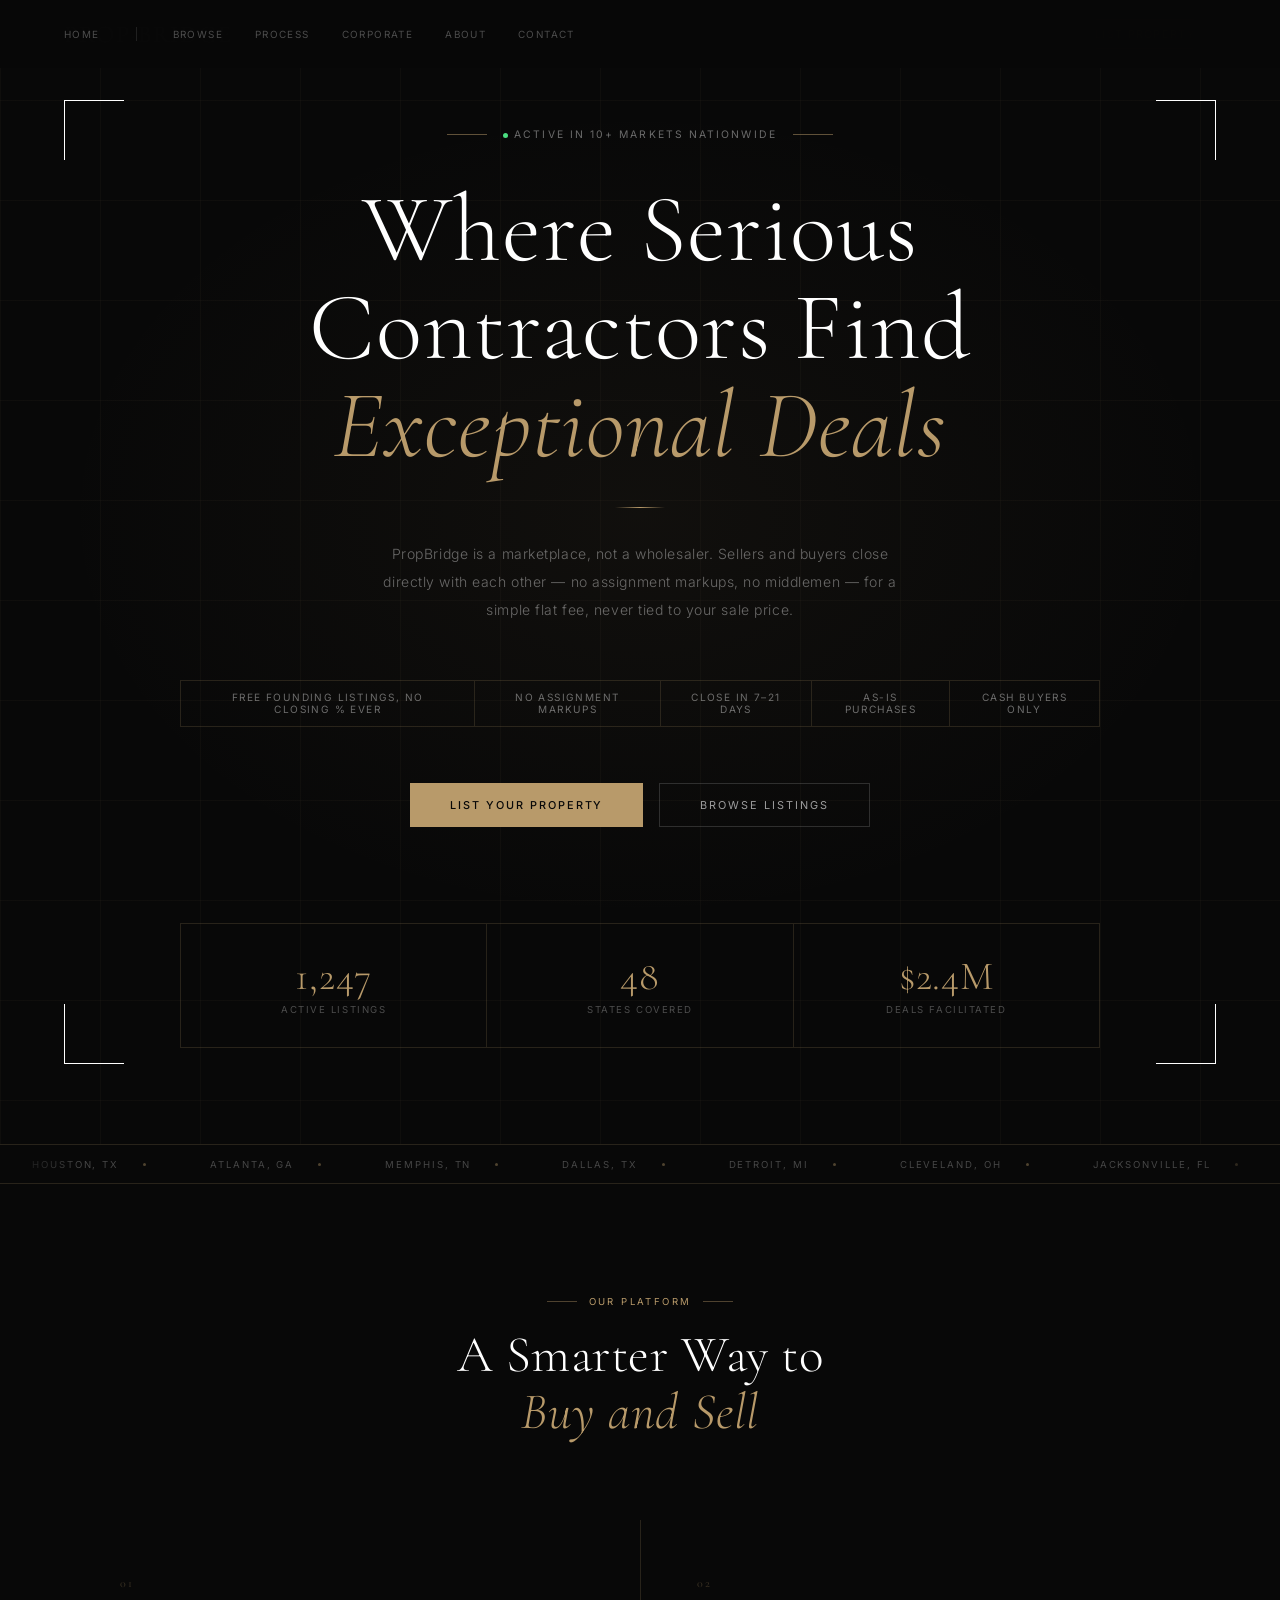
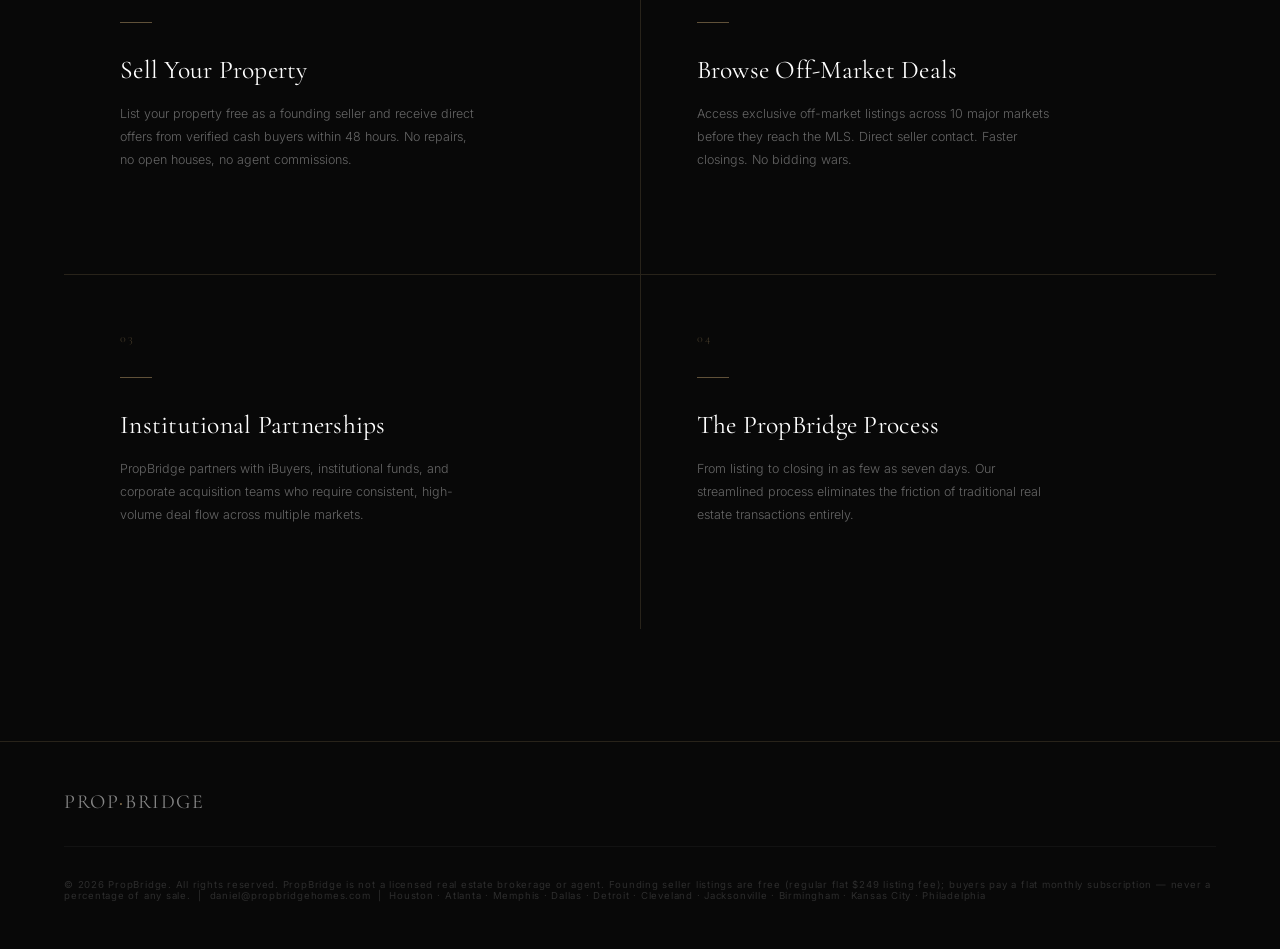
<file: index.html>
<!DOCTYPE html>
<html lang="en">
<head>
<meta charset="UTF-8">
<meta name="viewport" content="width=device-width, initial-scale=1.0">
<title>PropBridge — Off-Market Properties | Cash Buyers & Contractors</title>
<meta name="description" content="PropBridge connects motivated home sellers with verified cash buyers and contractors nationwide. No agent commissions. Close in 7-21 days. Free founding listings.">
<link rel="icon" type="image/svg+xml" href="/favicon.svg">
<link href="https://fonts.googleapis.com/css2?family=Cormorant+Garamond:ital,wght@0,300;0,400;0,500;0,600;1,300;1,400;1,500&family=Inter:wght@300;400;500&display=swap" rel="stylesheet">
<style>
*{margin:0;padding:0;box-sizing:border-box}
:root{
  --ink:#080808;
  --ink2:#111111;
  --gold:#B89A6A;
  --gold2:#D4B483;
  --gold3:#8A6F48;
  --white:#FFFFFF;
  --offwhite:#F8F6F2;
  --stone:#E8E4DC;
  --muted:#6B6560;
  --border:rgba(184,154,106,0.18);
  --border2:rgba(255,255,255,0.07);
  --ff-h:'Cormorant Garamond',Georgia,serif;
  --ff-b:'Inter',system-ui,sans-serif;
}
html{scroll-behavior:smooth}
body{background:var(--ink);color:var(--white);font-family:var(--ff-b);overflow-x:hidden;min-height:100vh;-webkit-font-smoothing:antialiased}

/* ── NAV ─────────────────────────────────────── */
nav{position:fixed;top:0;left:0;right:0;z-index:100;height:68px;display:flex;align-items:center;padding:0 5%;background:rgba(8,8,8,0.96);backdrop-filter:blur(20px);-webkit-backdrop-filter:blur(20px)}
.nav-inner{max-width:1280px;margin:0 auto;width:100%;display:flex;align-items:center;justify-content:space-between}
.logo{font-family:var(--ff-h);font-size:1.5rem;font-weight:400;color:var(--white);letter-spacing:0.08em;text-decoration:none;text-transform:uppercase}
.logo-dot{color:var(--gold)}
.nav-links{display:flex;align-items:center;gap:0}
.nav-links a{color:rgba(255,255,255,0.45);font-size:0.68rem;font-weight:400;text-decoration:none;padding:0.5rem 1rem;letter-spacing:0.12em;text-transform:uppercase;transition:color 0.3s}
.nav-links a:hover{color:rgba(255,255,255,0.85)}
.nav-divider{width:1px;height:14px;background:rgba(255,255,255,0.1);margin:0 0.25rem}
.nav-cta{background:transparent!important;color:var(--gold)!important;border:1px solid rgba(184,154,106,0.4);padding:0.45rem 1.25rem!important;letter-spacing:0.12em!important;transition:all 0.3s!important;border-radius:0!important}
.nav-cta:hover{background:rgba(184,154,106,0.08)!important;border-color:var(--gold)!important;color:var(--gold2)!important}

/* ── HERO ─────────────────────────────────────── */
.hero{min-height:100vh;display:flex;flex-direction:column;align-items:center;justify-content:center;padding:8rem 5% 6rem;position:relative;overflow:hidden;text-align:center}
.hero-bg{position:absolute;inset:0;background:radial-gradient(ellipse 70% 55% at 50% 45%,rgba(184,154,106,0.05) 0%,transparent 65%)}
/* Subtle grid */
.hero-grid{position:absolute;inset:0;opacity:1;background-image:linear-gradient(rgba(184,154,106,0.04) 1px,transparent 1px),linear-gradient(90deg,rgba(184,154,106,0.04) 1px,transparent 1px);background-size:100px 100px}
/* Corner ornaments */
.corner{position:absolute;width:60px;height:60px;border-color:rgba(184,154,106,0.2)}
.corner-tl{top:100px;left:5%;border-top:1px solid;border-left:1px solid}
.corner-tr{top:100px;right:5%;border-top:1px solid;border-right:1px solid}
.corner-bl{bottom:80px;left:5%;border-bottom:1px solid;border-left:1px solid}
.corner-br{bottom:80px;right:5%;border-bottom:1px solid;border-right:1px solid}

.hero-content{position:relative;z-index:1;max-width:920px;margin:0 auto}
.hero-eyebrow{display:flex;align-items:center;justify-content:center;gap:16px;margin-bottom:2.5rem}
.eyebrow-line{width:40px;height:1px;background:var(--gold);opacity:0.5}
.eyebrow-text{font-size:0.65rem;font-weight:400;letter-spacing:0.2em;text-transform:uppercase;color:rgba(255,255,255,0.4)}
.live-dot{width:5px;height:5px;background:#4ade80;border-radius:50%;animation:blink 2.5s infinite;display:inline-block;margin-right:6px;vertical-align:middle}
@keyframes blink{0%,100%{opacity:1}50%{opacity:0.2}}

.hero h1{font-family:var(--ff-h);font-size:clamp(3.75rem,7.5vw,6.5rem);font-weight:300;line-height:1.02;color:var(--white);letter-spacing:0.01em;margin-bottom:2rem}
.hero h1 em{color:var(--gold);font-style:italic;font-weight:300}
.hero-rule{width:50px;height:1px;background:linear-gradient(90deg,transparent,var(--gold),transparent);margin:0 auto 2rem}
.hero-sub{font-size:0.875rem;color:rgba(255,255,255,0.38);line-height:2;max-width:520px;margin:0 auto 3.5rem;font-weight:300;letter-spacing:0.04em}

.hero-attributes{display:flex;align-items:center;justify-content:center;gap:0;margin-bottom:3.5rem;border:1px solid var(--border);display:inline-flex}
.attr{padding:0.65rem 1.5rem;font-size:0.63rem;font-weight:400;letter-spacing:0.14em;text-transform:uppercase;color:rgba(255,255,255,0.4);border-right:1px solid var(--border)}
.attr:last-child{border-right:none}

.hero-ctas{display:flex;gap:1rem;justify-content:center;flex-wrap:wrap;margin-bottom:6rem}
.btn-primary{background:var(--gold);color:var(--ink);padding:0.9rem 2.5rem;font-size:0.68rem;font-weight:500;letter-spacing:0.18em;text-transform:uppercase;border:none;cursor:pointer;font-family:var(--ff-b);transition:all 0.3s;text-decoration:none;display:inline-block}
.btn-primary:hover{background:var(--gold2)}
.btn-secondary{background:transparent;color:rgba(255,255,255,0.6);padding:0.9rem 2.5rem;font-size:0.68rem;font-weight:400;letter-spacing:0.18em;text-transform:uppercase;border:1px solid rgba(255,255,255,0.15);cursor:pointer;font-family:var(--ff-b);transition:all 0.3s;text-decoration:none;display:inline-block}
.btn-secondary:hover{color:var(--white);border-color:rgba(255,255,255,0.35)}

.hero-stats{display:flex;justify-content:center;gap:0;border:1px solid var(--border)}
.stat{flex:1;padding:2rem 3rem;border-right:1px solid var(--border);text-align:center;display:flex;flex-direction:column;align-items:center;justify-content:center}
.stat:last-child{border-right:none}
.stat-n{font-family:var(--ff-h);font-size:2.5rem;font-weight:300;color:var(--gold);line-height:1;letter-spacing:0.02em}
.stat-l{font-size:0.6rem;font-weight:400;letter-spacing:0.16em;text-transform:uppercase;color:rgba(255,255,255,0.28);margin-top:8px}

/* ── MARQUEE STRIP ────────────────────────────── */
.marquee-wrap{border-top:1px solid var(--border);border-bottom:1px solid var(--border);padding:0.85rem 0;overflow:hidden;position:relative}
.marquee-wrap::before,.marquee-wrap::after{content:'';position:absolute;top:0;bottom:0;width:80px;z-index:2}
.marquee-wrap::before{left:0;background:linear-gradient(90deg,var(--ink),transparent)}
.marquee-wrap::after{right:0;background:linear-gradient(-90deg,var(--ink),transparent)}
.marquee-track{display:flex;gap:0;animation:marquee 30s linear infinite;width:max-content}
@keyframes marquee{from{transform:translateX(0)}to{transform:translateX(-50%)}}
.marquee-item{padding:0 2rem;font-size:0.6rem;letter-spacing:0.2em;text-transform:uppercase;color:rgba(255,255,255,0.25);display:flex;align-items:center;gap:1.5rem;white-space:nowrap}
.marquee-sep{width:3px;height:3px;background:var(--gold);border-radius:50%;opacity:0.4}

/* ── SERVICES (replacing emoji cards) ────────── */
.services{padding:7rem 5%}
.services-inner{max-width:1280px;margin:0 auto}
.section-header{text-align:center;margin-bottom:5rem}
.section-overline{font-size:0.6rem;letter-spacing:0.25em;text-transform:uppercase;color:var(--gold);margin-bottom:1.25rem;display:flex;align-items:center;justify-content:center;gap:12px}
.section-overline::before,.section-overline::after{content:'';width:30px;height:1px;background:var(--gold);opacity:0.4}
.section-title{font-family:var(--ff-h);font-size:clamp(2.25rem,4vw,3.25rem);font-weight:300;line-height:1.1;letter-spacing:0.01em;color:var(--white)}
.section-title em{color:var(--gold);font-style:italic}

.services-grid{display:grid;grid-template-columns:repeat(2,1fr);gap:1px;background:var(--border)}
.service-card{background:var(--ink);padding:3.5rem;position:relative;overflow:hidden;transition:background 0.4s;text-decoration:none;display:block}
.service-card::before{content:'';position:absolute;top:0;left:0;right:0;height:1px;background:linear-gradient(90deg,transparent,var(--gold),transparent);opacity:0;transition:opacity 0.4s}
.service-card:hover{background:rgba(184,154,106,0.04)}
.service-card:hover::before{opacity:1}
.service-number{font-family:var(--ff-h);font-size:0.75rem;font-weight:400;letter-spacing:0.2em;color:rgba(184,154,106,0.3);margin-bottom:2rem;display:block}
.service-icon-line{width:32px;height:1px;background:var(--gold);margin-bottom:2rem;opacity:0.5;transition:width 0.4s}
.service-card:hover .service-icon-line{width:56px}
.service-card h3{font-family:var(--ff-h);font-size:1.6rem;font-weight:400;color:var(--white);margin-bottom:1rem;letter-spacing:0.01em;line-height:1.2}
.service-card p{font-size:0.78rem;color:rgba(255,255,255,0.38);line-height:1.85;font-weight:300;max-width:360px}
.service-link{display:inline-flex;align-items:center;gap:8px;margin-top:2rem;font-size:0.62rem;letter-spacing:0.18em;text-transform:uppercase;color:var(--gold);opacity:0;transform:translateX(-8px);transition:all 0.3s}
.service-card:hover .service-link{opacity:1;transform:none}
.service-link-arrow{font-size:0.7rem;transition:transform 0.3s}
.service-card:hover .service-link-arrow{transform:translateX(4px)}

/* ── FOOTER ───────────────────────────────────── */
footer{border-top:1px solid var(--border);padding:3rem 5%}
.footer-inner{max-width:1280px;margin:0 auto;display:flex;align-items:center;justify-content:space-between;flex-wrap:wrap;gap:2rem}
.footer-logo{font-family:var(--ff-h);font-size:1.25rem;font-weight:400;color:rgba(255,255,255,0.5);letter-spacing:0.08em;text-transform:uppercase}
.footer-logo span{color:var(--gold)}
.footer-nav{display:flex;gap:2rem;flex-wrap:wrap}
.footer-nav a{font-size:0.62rem;letter-spacing:0.14em;text-transform:uppercase;color:rgba(255,255,255,0.28);text-decoration:none;transition:color 0.3s}
.footer-nav a:hover{color:rgba(255,255,255,0.6)}
.footer-legal{width:100%;font-size:0.6rem;letter-spacing:0.08em;color:rgba(255,255,255,0.15);padding-top:2rem;border-top:1px solid rgba(255,255,255,0.04)}


/* ── TOAST ────────────────────────────────────── */
.toast{position:fixed;bottom:2rem;right:2rem;background:var(--ink2);border:1px solid var(--border);padding:1rem 1.25rem;z-index:999;display:none;max-width:280px}
.toast.show{display:block;animation:tin 0.3s ease}
@keyframes tin{from{transform:translateY(8px);opacity:0}to{transform:none;opacity:1}}
.toast-t{font-size:0.65rem;letter-spacing:0.1em;text-transform:uppercase;color:var(--gold);margin-bottom:4px}
.toast-m{font-size:0.7rem;color:rgba(255,255,255,0.35);font-weight:300}

/* ── RESPONSIVE ───────────────────────────────── */
@media(max-width:1024px){
  .services-grid{grid-template-columns:1fr}
  .hero-stats{flex-direction:column;border:none;gap:0}
  .stat{border-right:none;border-bottom:1px solid var(--border);padding:1.5rem 2rem}
  .stat:last-child{border-bottom:none}
}
@media(max-width:768px){
  nav{padding:0 4%}
  .nav-links a:not(.nav-cta){display:none}
  .hero{padding:7rem 4% 5rem}
  .hero h1{font-size:3rem}
  .hero-attributes{flex-wrap:wrap}
  .attr{border-right:none;border-bottom:1px solid var(--border);width:50%}
  .hero-ctas{flex-direction:column;align-items:center}
  .btn-primary,.btn-secondary{width:100%;max-width:300px;text-align:center}
  .service-card{padding:2.5rem}
  .corner{display:none}
  .fgrow{grid-template-columns:1fr}
  .footer-inner{flex-direction:column;gap:1.5rem}
}
</style>
<link rel="stylesheet" href="/modal.css">
</head>
<body>

<nav>
  <div class="nav-inner">
    <a href="/" class="logo">Prop<span class="logo-dot">·</span>Bridge</a>
        <div class="nav-links">
      <a href="/" class="active">Home</a>
      <div class="nav-divider"></div>
      <a href="/listings.html">Listings</a>
      <div class="nav-divider"></div>
      <a href="/how.html">How It Works</a>
      <div class="nav-divider"></div>
      <a href="/corporate.html">Corporate</a>
      <div class="nav-divider"></div>
      <a href="/about.html">About</a>
      <div class="nav-divider"></div>
      <a href="/contact.html">Contact</a>
      <div class="nav-divider"></div>
      <a href="#" onclick="openModal();return false" class="nav-cta">List Property</a>
    </div>
  </div>
</nav>

<section class="hero">
  <div class="hero-bg"></div>
  <div class="hero-grid"></div>
  <div class="corner corner-tl"></div>
  <div class="corner corner-tr"></div>
  <div class="corner corner-bl"></div>
  <div class="corner corner-br"></div>

  <div class="hero-content">
    <div class="hero-eyebrow">
      <div class="eyebrow-line"></div>
      <span class="eyebrow-text"><span class="live-dot"></span>Active in 10+ markets nationwide</span>
      <div class="eyebrow-line"></div>
    </div>

    <h1>Where Serious<br>Contractors Find<br><em>Exceptional Deals</em></h1>

    <div class="hero-rule"></div>

    <p class="hero-sub">PropBridge is a marketplace, not a wholesaler. Sellers and buyers close directly with each other — no assignment markups, no middlemen — for a simple flat fee, never tied to your sale price.</p>

    <div class="hero-attributes">
      <div class="attr">Free founding listings, no closing % ever</div>
      <div class="attr">No assignment markups</div>
      <div class="attr">Close in 7–21 days</div>
      <div class="attr">As-is purchases</div>
      <div class="attr">Cash buyers only</div>
    </div>

    <div class="hero-ctas">
      <button class="btn-primary" onclick="openModal()">List Your Property</button>
      <a href="/listings.html" class="btn-secondary">Browse Listings</a>
    </div>

    <div class="hero-stats">
      <div class="stat"><div class="stat-n" id="c1">0</div><div class="stat-l">Active Listings</div></div>
      <div class="stat"><div class="stat-n" id="c2">0</div><div class="stat-l">States Covered</div></div>
      <div class="stat"><div class="stat-n" id="c3">$0</div><div class="stat-l">Deals Facilitated</div></div>
    </div>
  </div>
</section>

<!-- MARKETS MARQUEE -->
<div class="marquee-wrap">
  <div class="marquee-track">
    <div class="marquee-item">Houston, TX<span class="marquee-sep"></span></div>
    <div class="marquee-item">Atlanta, GA<span class="marquee-sep"></span></div>
    <div class="marquee-item">Memphis, TN<span class="marquee-sep"></span></div>
    <div class="marquee-item">Dallas, TX<span class="marquee-sep"></span></div>
    <div class="marquee-item">Detroit, MI<span class="marquee-sep"></span></div>
    <div class="marquee-item">Cleveland, OH<span class="marquee-sep"></span></div>
    <div class="marquee-item">Jacksonville, FL<span class="marquee-sep"></span></div>
    <div class="marquee-item">Birmingham, AL<span class="marquee-sep"></span></div>
    <div class="marquee-item">Kansas City, MO<span class="marquee-sep"></span></div>
    <div class="marquee-item">Philadelphia, PA<span class="marquee-sep"></span></div>
    <!-- duplicate for seamless loop -->
    <div class="marquee-item">Houston, TX<span class="marquee-sep"></span></div>
    <div class="marquee-item">Atlanta, GA<span class="marquee-sep"></span></div>
    <div class="marquee-item">Memphis, TN<span class="marquee-sep"></span></div>
    <div class="marquee-item">Dallas, TX<span class="marquee-sep"></span></div>
    <div class="marquee-item">Detroit, MI<span class="marquee-sep"></span></div>
    <div class="marquee-item">Cleveland, OH<span class="marquee-sep"></span></div>
    <div class="marquee-item">Jacksonville, FL<span class="marquee-sep"></span></div>
    <div class="marquee-item">Birmingham, AL<span class="marquee-sep"></span></div>
    <div class="marquee-item">Kansas City, MO<span class="marquee-sep"></span></div>
    <div class="marquee-item">Philadelphia, PA<span class="marquee-sep"></span></div>
  </div>
</div>

<!-- SERVICES -->
<section class="services">
  <div class="services-inner">
    <div class="section-header">
      <div class="section-overline">Our Platform</div>
      <h2 class="section-title">A Smarter Way to<br><em>Buy and Sell</em></h2>
    </div>

    <div class="services-grid">
      <a href="#" onclick="openModal();return false" class="service-card">
        <span class="service-number">01</span>
        <div class="service-icon-line"></div>
        <h3>Sell Your Property</h3>
        <p>List your property free as a founding seller and receive direct offers from verified cash buyers within 48 hours. No repairs, no open houses, no agent commissions.</p>
        <span class="service-link">Begin listing <span class="service-link-arrow">→</span></span>
      </a>

      <a href="/listings.html" class="service-card">
        <span class="service-number">02</span>
        <div class="service-icon-line"></div>
        <h3>Browse Off-Market Deals</h3>
        <p>Access exclusive off-market listings across 10 major markets before they reach the MLS. Direct seller contact. Faster closings. No bidding wars.</p>
        <span class="service-link">View listings <span class="service-link-arrow">→</span></span>
      </a>

      <a href="/corporate.html" class="service-card">
        <span class="service-number">03</span>
        <div class="service-icon-line"></div>
        <h3>Institutional Partnerships</h3>
        <p>PropBridge partners with iBuyers, institutional funds, and corporate acquisition teams who require consistent, high-volume deal flow across multiple markets.</p>
        <span class="service-link">Explore partnership <span class="service-link-arrow">→</span></span>
      </a>

      <a href="/how.html" class="service-card">
        <span class="service-number">04</span>
        <div class="service-icon-line"></div>
        <h3>The PropBridge Process</h3>
        <p>From listing to closing in as few as seven days. Our streamlined process eliminates the friction of traditional real estate transactions entirely.</p>
        <span class="service-link">Learn more <span class="service-link-arrow">→</span></span>
      </a>
    </div>
  </div>
</section>

<footer>
  <div class="footer-inner">
    <div class="footer-logo">Prop<span>·</span>Bridge</div>
    <nav class="footer-nav">
      <a href="/" class="active">Home</a>
      <div class="nav-divider"></div>
      <a href="/listings.html">Browse</a>
      <a href="/how.html">Process</a>
      <a href="/corporate.html">Corporate</a>
      <a href="/about.html">About</a>
      <a href="/contact.html">Contact</a>
    </nav>
    <p class="footer-legal">© 2026 PropBridge. All rights reserved. PropBridge is not a licensed real estate brokerage or agent. Founding seller listings are free (regular flat $249 listing fee); buyers pay a flat monthly subscription — never a percentage of any sale. &nbsp;|&nbsp; daniel@propbridgehomes.com &nbsp;|&nbsp; Houston · Atlanta · Memphis · Dallas · Detroit · Cleveland · Jacksonville · Birmingham · Kansas City · Philadelphia</p>
  </div>
</footer>

<div class="toast" id="toast"><div class="toast-t" id="tt"></div><div class="toast-m" id="tm"></div></div>

<script src="/modal.js"></script>
<script>
function num(el,target,prefix=''){
  let c=0,i=target/60;
  const t=setInterval(()=>{
    c=Math.min(c+i,target);
    if(prefix==='$'){el.textContent=c>=1e6?'$'+(c/1e6).toFixed(1)+'M':c>=1e3?'$'+Math.floor(c/1e3)+'K':'$'+Math.floor(c)}
    else{el.textContent=Math.floor(c).toLocaleString()}
    if(c>=target)clearInterval(t);
  },16);
}

const toasts=[
  {t:'New Listing · Houston, TX',m:'3BR motivated seller — $178,000'},
  {t:'Contractor Registered · Atlanta',m:'Cash buyer seeking fix & flip opportunities'},
  {t:'Transaction Closed · Memphis',m:'PropBridge facilitated a $195,000 closing'},
  {t:'New Listing · Dallas, TX',m:'4BR as-is property — immediate timeline'},
  {t:'Offer Submitted · Cleveland',m:'Verified buyer made offer on Pine St property'},
];
let ti=0;
function showToast(){
  const t=toasts[ti++%toasts.length];
  document.getElementById('tt').textContent=t.t;
  document.getElementById('tm').textContent=t.m;
  const el=document.getElementById('toast');
  el.classList.add('show');
  setTimeout(()=>el.classList.remove('show'),5000);
}

window.addEventListener('load',()=>{
  num(document.getElementById('c1'),1247);
  num(document.getElementById('c2'),48);
  num(document.getElementById('c3'),2400000,'$');
  setTimeout(()=>{showToast();setInterval(showToast,22000)},8000);
});
</script>
</body>
</html>
</file>
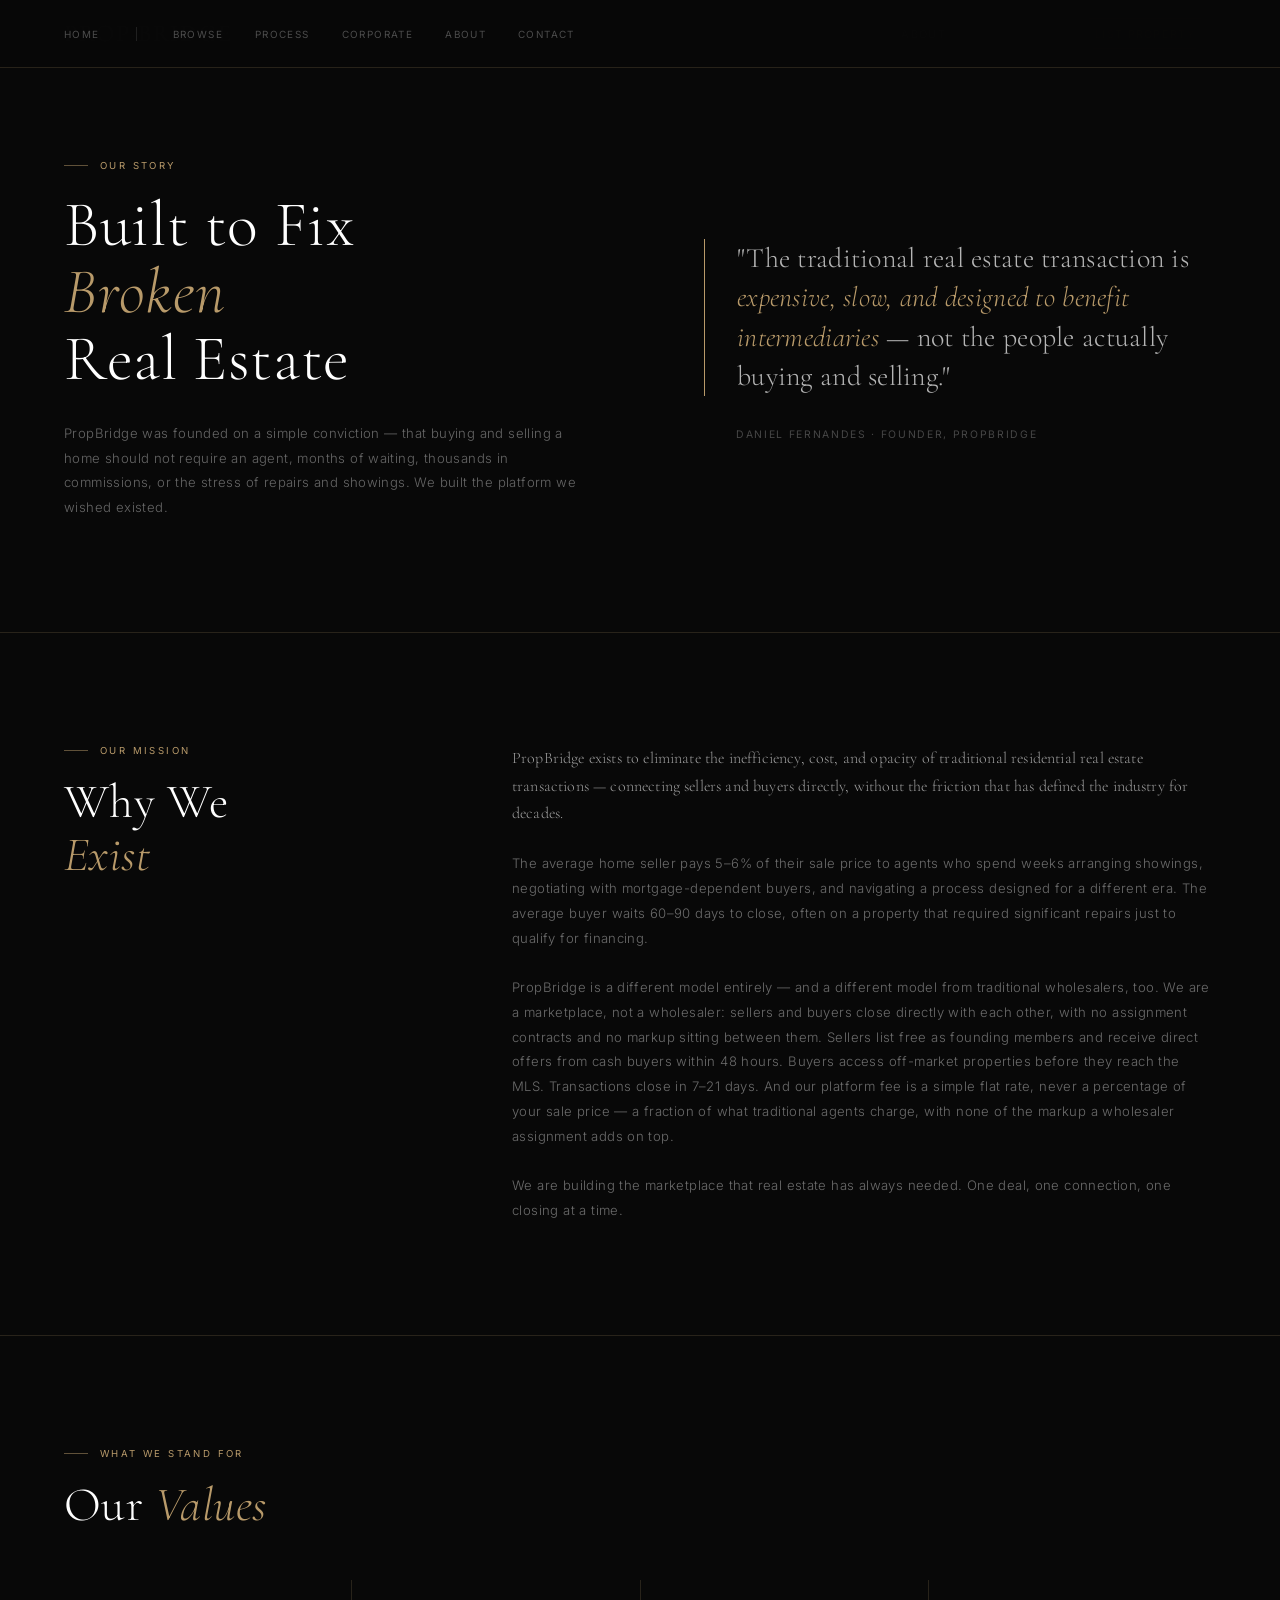
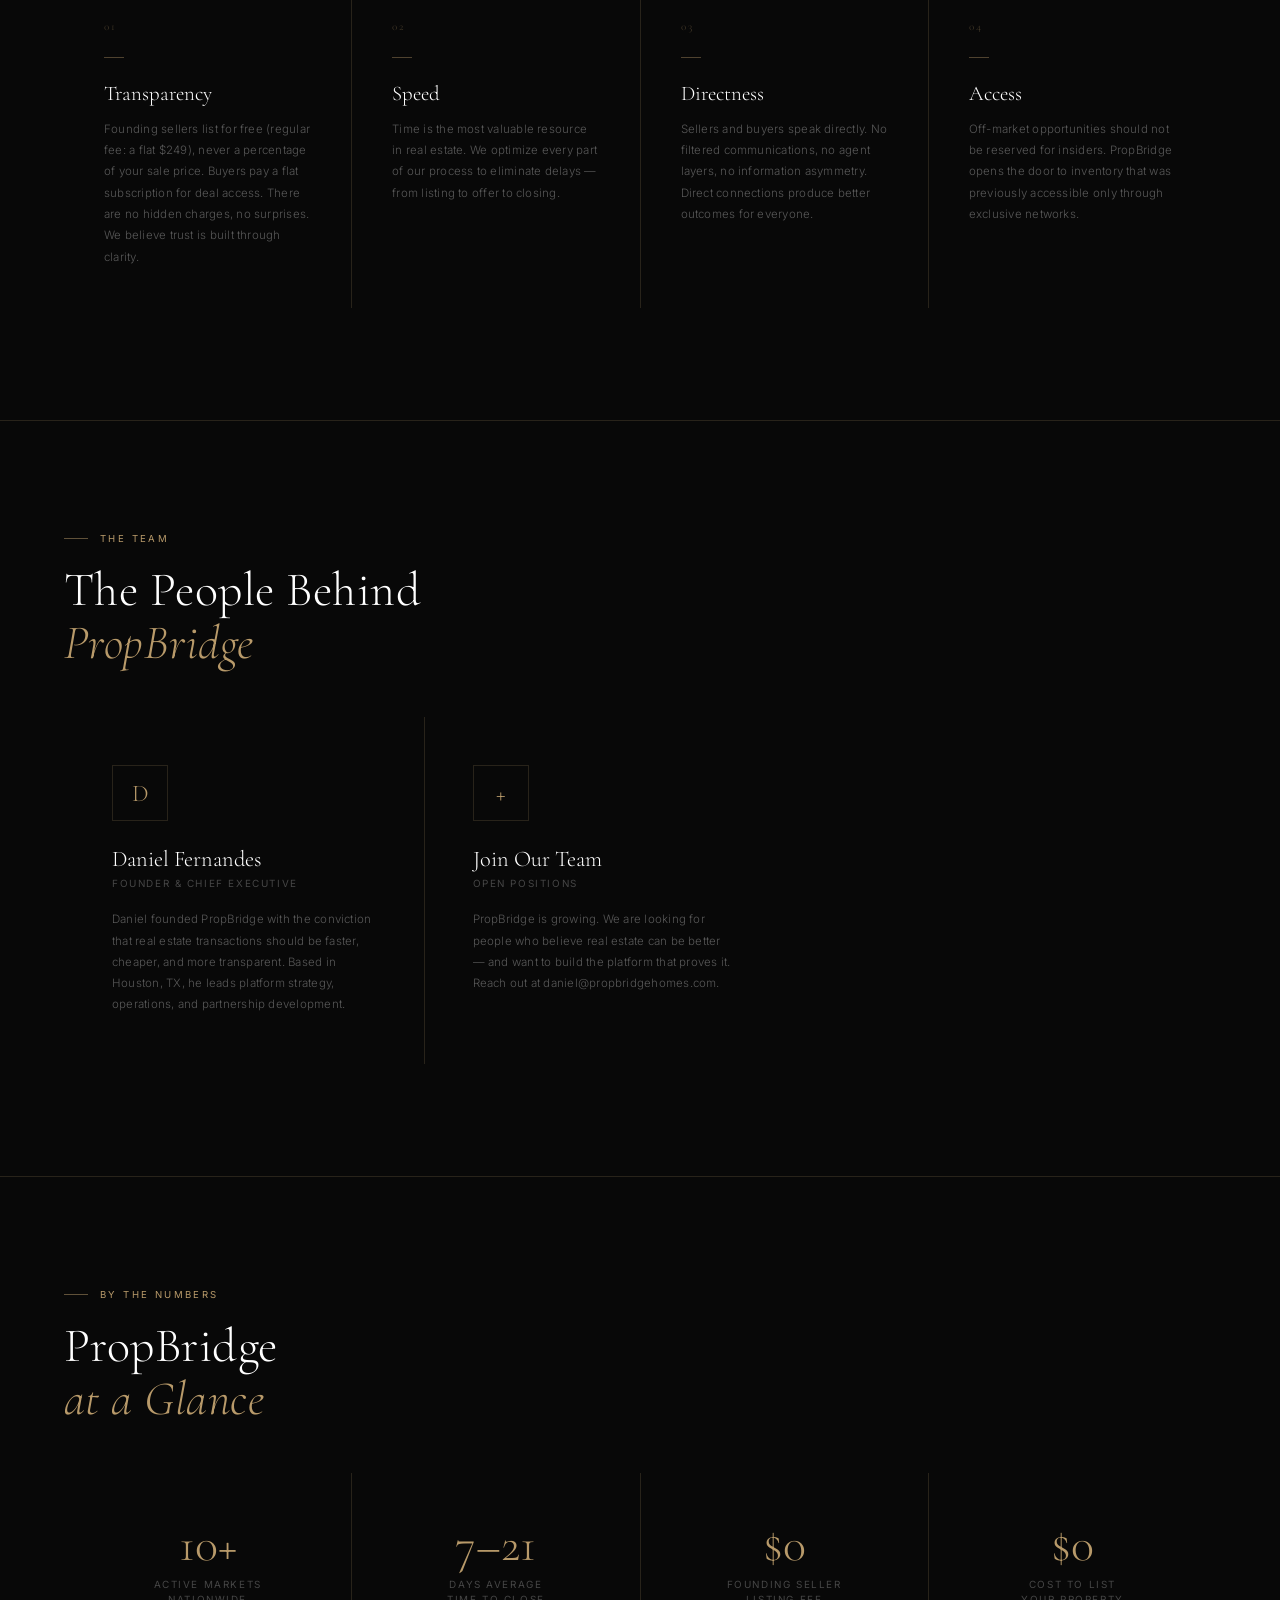
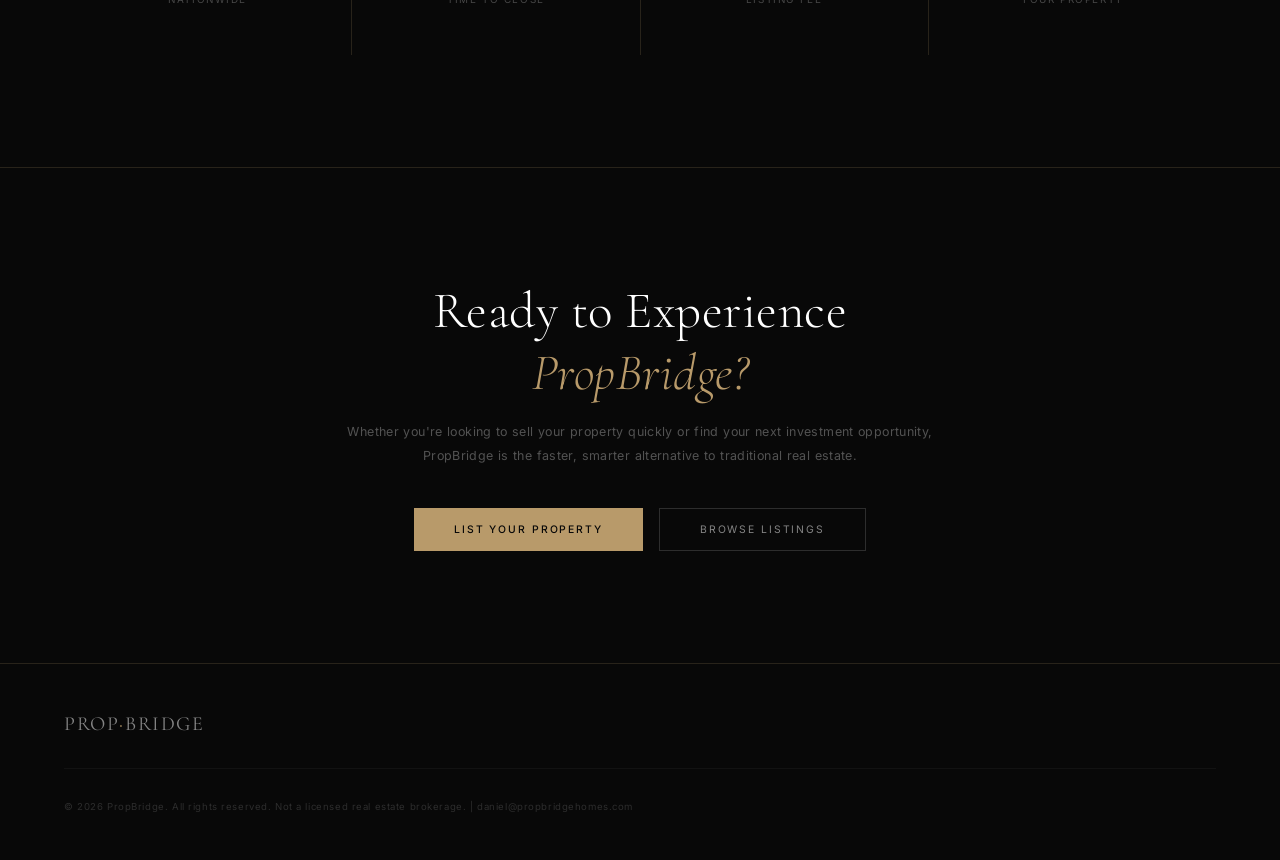
<file: about.html>
<!DOCTYPE html>
<html lang="en">
<head>
<meta charset="UTF-8">
<meta name="viewport" content="width=device-width, initial-scale=1.0">
<title>About — PropBridge</title>
<meta name="description" content="PropBridge is a nationwide off-market real estate marketplace connecting motivated home sellers with verified cash buyers and contractors.">
<link rel="icon" type="image/svg+xml" href="/favicon.svg">
<link href="https://fonts.googleapis.com/css2?family=Cormorant+Garamond:ital,wght@0,300;0,400;0,500;0,600;1,300;1,400;1,500&family=Inter:wght@300;400;500&display=swap" rel="stylesheet">
<style>
*{margin:0;padding:0;box-sizing:border-box}
:root{
  --ink:#080808;--ink2:#111111;--ink3:#1A1A1A;
  --gold:#B89A6A;--gold2:#D4B483;
  --white:#FFFFFF;--muted:#6B6560;
  --border:rgba(184,154,106,0.18);--border2:rgba(255,255,255,0.07);
  --ff-h:'Cormorant Garamond',Georgia,serif;--ff-b:'Inter',system-ui,sans-serif;
}
html{scroll-behavior:smooth}
body{background:var(--ink);color:var(--white);font-family:var(--ff-b);overflow-x:hidden;-webkit-font-smoothing:antialiased}

nav{position:fixed;top:0;left:0;right:0;z-index:100;height:68px;display:flex;align-items:center;padding:0 5%;background:rgba(8,8,8,0.96);backdrop-filter:blur(20px);border-bottom:1px solid var(--border)}
.nav-inner{max-width:1280px;margin:0 auto;width:100%;display:flex;align-items:center;justify-content:space-between}
.logo{font-family:var(--ff-h);font-size:1.5rem;font-weight:400;color:var(--white);letter-spacing:0.08em;text-decoration:none;text-transform:uppercase}
.logo-dot{color:var(--gold)}
.nav-links{display:flex;align-items:center;gap:0}
.nav-links a{color:rgba(255,255,255,0.45);font-size:0.68rem;font-weight:400;text-decoration:none;padding:0.5rem 1rem;letter-spacing:0.12em;text-transform:uppercase;transition:color 0.3s}
.nav-links a:hover,.nav-links a.active{color:rgba(255,255,255,0.85)}
.nav-divider{width:1px;height:14px;background:rgba(255,255,255,0.1);margin:0 0.25rem}
.nav-cta{background:transparent!important;color:var(--gold)!important;border:1px solid rgba(184,154,106,0.4);padding:0.45rem 1.25rem!important;letter-spacing:0.12em!important;transition:all 0.3s!important}
.nav-cta:hover{background:rgba(184,154,106,0.08)!important;border-color:var(--gold)!important}

/* HERO */
.about-hero{padding:10rem 5% 7rem;border-bottom:1px solid var(--border)}
.about-hero-inner{max-width:1280px;margin:0 auto;display:grid;grid-template-columns:1fr 1fr;gap:8rem;align-items:center}
.page-overline{font-size:0.6rem;letter-spacing:0.25em;text-transform:uppercase;color:var(--gold);margin-bottom:1.25rem;display:flex;align-items:center;gap:12px}
.page-overline::before{content:'';width:24px;height:1px;background:var(--gold);opacity:0.5}
.about-hero h1{font-family:var(--ff-h);font-size:clamp(2.75rem,5vw,4.5rem);font-weight:300;line-height:1.05;letter-spacing:0.01em;margin-bottom:1.75rem}
.about-hero h1 em{color:var(--gold);font-style:italic}
.about-hero-sub{font-size:0.82rem;color:rgba(255,255,255,0.38);line-height:1.9;font-weight:300;letter-spacing:0.03em}
.about-hero-right{}
.about-pull-quote{font-family:var(--ff-h);font-size:1.75rem;font-weight:300;line-height:1.4;color:rgba(255,255,255,0.7);letter-spacing:0.01em;border-left:1px solid var(--gold);padding-left:2rem;margin-bottom:2rem}
.about-pull-quote em{color:var(--gold);font-style:italic}
.about-attribution{font-size:0.65rem;letter-spacing:0.16em;text-transform:uppercase;color:rgba(255,255,255,0.25);padding-left:2rem}

/* MISSION */
.mission-section{padding:7rem 5%;border-bottom:1px solid var(--border)}
.mission-inner{max-width:1280px;margin:0 auto;display:grid;grid-template-columns:1fr 2fr;gap:6rem;align-items:start}
.section-overline{font-size:0.6rem;letter-spacing:0.25em;text-transform:uppercase;color:var(--gold);margin-bottom:1.25rem;display:flex;align-items:center;gap:12px}
.section-overline::before{content:'';width:24px;height:1px;background:var(--gold);opacity:0.5}
.section-title{font-family:var(--ff-h);font-size:clamp(2rem,4vw,3rem);font-weight:300;line-height:1.1;letter-spacing:0.01em}
.section-title em{color:var(--gold);font-style:italic}
.mission-text{display:flex;flex-direction:column;gap:1.5rem}
.mission-p{font-size:0.82rem;color:rgba(255,255,255,0.4);line-height:1.9;font-weight:300;letter-spacing:0.03em}
.mission-p.lead{font-size:1rem;color:rgba(255,255,255,0.6);font-family:var(--ff-h);font-weight:300;line-height:1.7;letter-spacing:0.01em}

/* VALUES */
.values-section{padding:7rem 5%;border-bottom:1px solid var(--border)}
.values-inner{max-width:1280px;margin:0 auto}
.values-grid{display:grid;grid-template-columns:repeat(4,1fr);gap:1px;background:var(--border);margin-top:3rem}
.value-card{background:var(--ink);padding:2.5rem;transition:background 0.3s}
.value-card:hover{background:var(--ink2)}
.value-num{font-family:var(--ff-h);font-size:0.7rem;letter-spacing:0.2em;color:rgba(184,154,106,0.3);margin-bottom:1.5rem}
.value-line{width:20px;height:1px;background:var(--gold);opacity:0.4;margin-bottom:1.5rem;transition:width 0.4s}
.value-card:hover .value-line{width:36px}
.value-card h3{font-family:var(--ff-h);font-size:1.3rem;font-weight:300;color:var(--white);margin-bottom:0.75rem;line-height:1.2}
.value-card p{font-size:0.72rem;color:rgba(255,255,255,0.32);line-height:1.85;font-weight:300;letter-spacing:0.02em}

/* TEAM */
.team-section{padding:7rem 5%;border-bottom:1px solid var(--border)}
.team-inner{max-width:1280px;margin:0 auto}
.team-grid{display:grid;grid-template-columns:repeat(2,1fr);gap:1px;background:var(--border);margin-top:3rem;max-width:720px}
.team-card{background:var(--ink);padding:3rem;transition:background 0.3s}
.team-card:hover{background:var(--ink2)}
.team-avatar{width:56px;height:56px;border:1px solid var(--border);display:flex;align-items:center;justify-content:center;font-family:var(--ff-h);font-size:1.5rem;font-weight:300;color:var(--gold);margin-bottom:1.5rem}
.team-name{font-family:var(--ff-h);font-size:1.4rem;font-weight:300;color:var(--white);margin-bottom:0.3rem}
.team-title{font-size:0.62rem;letter-spacing:0.16em;text-transform:uppercase;color:rgba(255,255,255,0.25);margin-bottom:1.25rem}
.team-bio{font-size:0.72rem;color:rgba(255,255,255,0.32);line-height:1.85;font-weight:300;letter-spacing:0.02em}

/* NUMBERS */
.numbers-section{padding:7rem 5%;border-bottom:1px solid var(--border)}
.numbers-inner{max-width:1280px;margin:0 auto}
.numbers-grid{display:grid;grid-template-columns:repeat(4,1fr);gap:1px;background:var(--border);margin-top:3rem}
.number-item{background:var(--ink);padding:3rem 2rem;text-align:center;transition:background 0.3s}
.number-item:hover{background:var(--ink2)}
.number-n{font-family:var(--ff-h);font-size:3rem;font-weight:300;color:var(--gold);line-height:1;margin-bottom:0.5rem}
.number-l{font-size:0.62rem;letter-spacing:0.16em;text-transform:uppercase;color:rgba(255,255,255,0.25);line-height:1.5}

/* CTA */
.about-cta{padding:7rem 5%;text-align:center}
.about-cta-inner{max-width:640px;margin:0 auto}
.about-cta h2{font-family:var(--ff-h);font-size:clamp(2rem,4vw,3.25rem);font-weight:300;margin-bottom:1rem;letter-spacing:0.01em}
.about-cta h2 em{color:var(--gold);font-style:italic}
.about-cta p{font-size:0.78rem;color:rgba(255,255,255,0.3);line-height:1.9;margin-bottom:2.5rem;letter-spacing:0.03em}
.cta-btns{display:flex;gap:1rem;justify-content:center;flex-wrap:wrap}
.btn-primary{background:var(--gold);color:var(--ink);padding:0.9rem 2.5rem;font-size:0.65rem;font-weight:500;letter-spacing:0.18em;text-transform:uppercase;border:none;cursor:pointer;font-family:var(--ff-b);transition:background 0.3s;text-decoration:none;display:inline-block}
.btn-primary:hover{background:var(--gold2)}
.btn-secondary{background:transparent;color:rgba(255,255,255,0.5);padding:0.9rem 2.5rem;font-size:0.65rem;font-weight:400;letter-spacing:0.18em;text-transform:uppercase;border:1px solid rgba(255,255,255,0.15);cursor:pointer;font-family:var(--ff-b);transition:all 0.3s;text-decoration:none;display:inline-block}
.btn-secondary:hover{color:var(--white);border-color:rgba(255,255,255,0.35)}

footer{border-top:1px solid var(--border);padding:3rem 5%}
.footer-inner{max-width:1280px;margin:0 auto;display:flex;align-items:center;justify-content:space-between;flex-wrap:wrap;gap:2rem}
.footer-logo{font-family:var(--ff-h);font-size:1.25rem;font-weight:400;color:rgba(255,255,255,0.5);letter-spacing:0.08em;text-transform:uppercase}
.footer-logo span{color:var(--gold)}
.footer-nav{display:flex;gap:2rem;flex-wrap:wrap}
.footer-nav a{font-size:0.62rem;letter-spacing:0.14em;text-transform:uppercase;color:rgba(255,255,255,0.28);text-decoration:none;transition:color 0.3s}
.footer-nav a:hover{color:rgba(255,255,255,0.6)}
.footer-legal{width:100%;font-size:0.6rem;letter-spacing:0.06em;color:rgba(255,255,255,0.15);padding-top:2rem;border-top:1px solid rgba(255,255,255,0.04)}

@media(max-width:1024px){
  .about-hero-inner,.mission-inner{grid-template-columns:1fr}
  .values-grid,.numbers-grid{grid-template-columns:repeat(2,1fr)}
}
@media(max-width:768px){
  nav{padding:0 4%}
  .nav-links a:not(.nav-cta){display:none}
  .about-hero{padding:8rem 4% 5rem}
  .mission-section,.values-section,.team-section,.numbers-section,.about-cta{padding:4rem 4%}
  .values-grid,.numbers-grid{grid-template-columns:1fr 1fr}
  .team-grid{grid-template-columns:1fr;max-width:100%}
  .about-hero-inner{gap:4rem}
}
</style>
<link rel="stylesheet" href="/modal.css">
</head>
<body>

<nav>
  <div class="nav-inner">
    <a href="/" class="logo">Prop<span class="logo-dot">·</span>Bridge</a>
        <div class="nav-links">
      <a href="/">Home</a>
      <div class="nav-divider"></div>
      <a href="/listings.html">Listings</a>
      <div class="nav-divider"></div>
      <a href="/how.html">How It Works</a>
      <div class="nav-divider"></div>
      <a href="/corporate.html">Corporate</a>
      <div class="nav-divider"></div>
      <a href="/about.html" class="active">About</a>
      <div class="nav-divider"></div>
      <a href="/contact.html">Contact</a>
      <div class="nav-divider"></div>
      <a href="#" onclick="openModal();return false" class="nav-cta">List Property</a>
    </div>
  </div>
</nav>

<!-- HERO -->
<section class="about-hero">
  <div class="about-hero-inner">
    <div>
      <div class="page-overline">Our Story</div>
      <h1>Built to Fix<br><em>Broken</em><br>Real Estate</h1>
      <p class="about-hero-sub">PropBridge was founded on a simple conviction — that buying and selling a home should not require an agent, months of waiting, thousands in commissions, or the stress of repairs and showings. We built the platform we wished existed.</p>
    </div>
    <div class="about-hero-right">
      <div class="about-pull-quote">"The traditional real estate transaction is <em>expensive, slow, and designed to benefit intermediaries</em> — not the people actually buying and selling."</div>
      <div class="about-attribution">Daniel Fernandes · Founder, PropBridge</div>
    </div>
  </div>
</section>

<!-- MISSION -->
<section class="mission-section">
  <div class="mission-inner">
    <div>
      <div class="section-overline">Our Mission</div>
      <h2 class="section-title">Why We<br><em>Exist</em></h2>
    </div>
    <div class="mission-text">
      <p class="mission-p lead">PropBridge exists to eliminate the inefficiency, cost, and opacity of traditional residential real estate transactions — connecting sellers and buyers directly, without the friction that has defined the industry for decades.</p>
      <p class="mission-p">The average home seller pays 5–6% of their sale price to agents who spend weeks arranging showings, negotiating with mortgage-dependent buyers, and navigating a process designed for a different era. The average buyer waits 60–90 days to close, often on a property that required significant repairs just to qualify for financing.</p>
      <p class="mission-p">PropBridge is a different model entirely — and a different model from traditional wholesalers, too. We are a marketplace, not a wholesaler: sellers and buyers close directly with each other, with no assignment contracts and no markup sitting between them. Sellers list free as founding members and receive direct offers from cash buyers within 48 hours. Buyers access off-market properties before they reach the MLS. Transactions close in 7–21 days. And our platform fee is a simple flat rate, never a percentage of your sale price — a fraction of what traditional agents charge, with none of the markup a wholesaler assignment adds on top.</p>
      <p class="mission-p">We are building the marketplace that real estate has always needed. One deal, one connection, one closing at a time.</p>
    </div>
  </div>
</section>

<!-- VALUES -->
<section class="values-section">
  <div class="values-inner">
    <div class="section-overline">What We Stand For</div>
    <h2 class="section-title">Our <em>Values</em></h2>
    <div class="values-grid">
      <div class="value-card">
        <div class="value-num">01</div>
        <div class="value-line"></div>
        <h3>Transparency</h3>
        <p>Founding sellers list for free (regular fee: a flat $249), never a percentage of your sale price. Buyers pay a flat subscription for deal access. There are no hidden charges, no surprises. We believe trust is built through clarity.</p>
      </div>
      <div class="value-card">
        <div class="value-num">02</div>
        <div class="value-line"></div>
        <h3>Speed</h3>
        <p>Time is the most valuable resource in real estate. We optimize every part of our process to eliminate delays — from listing to offer to closing.</p>
      </div>
      <div class="value-card">
        <div class="value-num">03</div>
        <div class="value-line"></div>
        <h3>Directness</h3>
        <p>Sellers and buyers speak directly. No filtered communications, no agent layers, no information asymmetry. Direct connections produce better outcomes for everyone.</p>
      </div>
      <div class="value-card">
        <div class="value-num">04</div>
        <div class="value-line"></div>
        <h3>Access</h3>
        <p>Off-market opportunities should not be reserved for insiders. PropBridge opens the door to inventory that was previously accessible only through exclusive networks.</p>
      </div>
    </div>
  </div>
</section>

<!-- TEAM -->
<section class="team-section">
  <div class="team-inner">
    <div class="section-overline">The Team</div>
    <h2 class="section-title">The People Behind<br><em>PropBridge</em></h2>
    <div class="team-grid">
      <div class="team-card">
        <div class="team-avatar">D</div>
        <div class="team-name">Daniel Fernandes</div>
        <div class="team-title">Founder & Chief Executive</div>
        <p class="team-bio">Daniel founded PropBridge with the conviction that real estate transactions should be faster, cheaper, and more transparent. Based in Houston, TX, he leads platform strategy, operations, and partnership development.</p>
      </div>
      <div class="team-card">
        <div class="team-avatar">+</div>
        <div class="team-name">Join Our Team</div>
        <div class="team-title">Open Positions</div>
        <p class="team-bio">PropBridge is growing. We are looking for people who believe real estate can be better — and want to build the platform that proves it. Reach out at daniel@propbridgehomes.com.</p>
      </div>
    </div>
  </div>
</section>

<!-- NUMBERS -->
<section class="numbers-section">
  <div class="numbers-inner">
    <div class="section-overline">By the Numbers</div>
    <h2 class="section-title">PropBridge<br><em>at a Glance</em></h2>
    <div class="numbers-grid">
      <div class="number-item">
        <div class="number-n">10+</div>
        <div class="number-l">Active Markets<br>Nationwide</div>
      </div>
      <div class="number-item">
        <div class="number-n">7–21</div>
        <div class="number-l">Days Average<br>Time to Close</div>
      </div>
      <div class="number-item">
        <div class="number-n">$0</div>
        <div class="number-l">Founding Seller<br>Listing Fee</div>
      </div>
      <div class="number-item">
        <div class="number-n">$0</div>
        <div class="number-l">Cost to List<br>Your Property</div>
      </div>
    </div>
  </div>
</section>

<!-- CTA -->
<section class="about-cta">
  <div class="about-cta-inner">
    <h2>Ready to Experience<br><em>PropBridge?</em></h2>
    <p>Whether you're looking to sell your property quickly or find your next investment opportunity, PropBridge is the faster, smarter alternative to traditional real estate.</p>
    <div class="cta-btns">
      <button class="btn-primary" onclick="openModal()">List Your Property</button>
      <a href="/listings.html" class="btn-secondary">Browse Listings</a>
    </div>
  </div>
</section>

<footer>
  <div class="footer-inner">
    <div class="footer-logo">Prop<span>·</span>Bridge</div>
    <nav class="footer-nav">
      <a href="/">Home</a>
      <div class="nav-divider"></div>
      <a href="/listings.html">Browse</a>
      <a href="/how.html">Process</a>
      <a href="/corporate.html">Corporate</a>
      <a href="/about.html">About</a>
      <a href="/contact.html">Contact</a>
    </nav>
    <p class="footer-legal">© 2026 PropBridge. All rights reserved. Not a licensed real estate brokerage. | daniel@propbridgehomes.com</p>
  </div>
</footer>

<script src="/modal.js"></script>
</body>
</html>
</file>
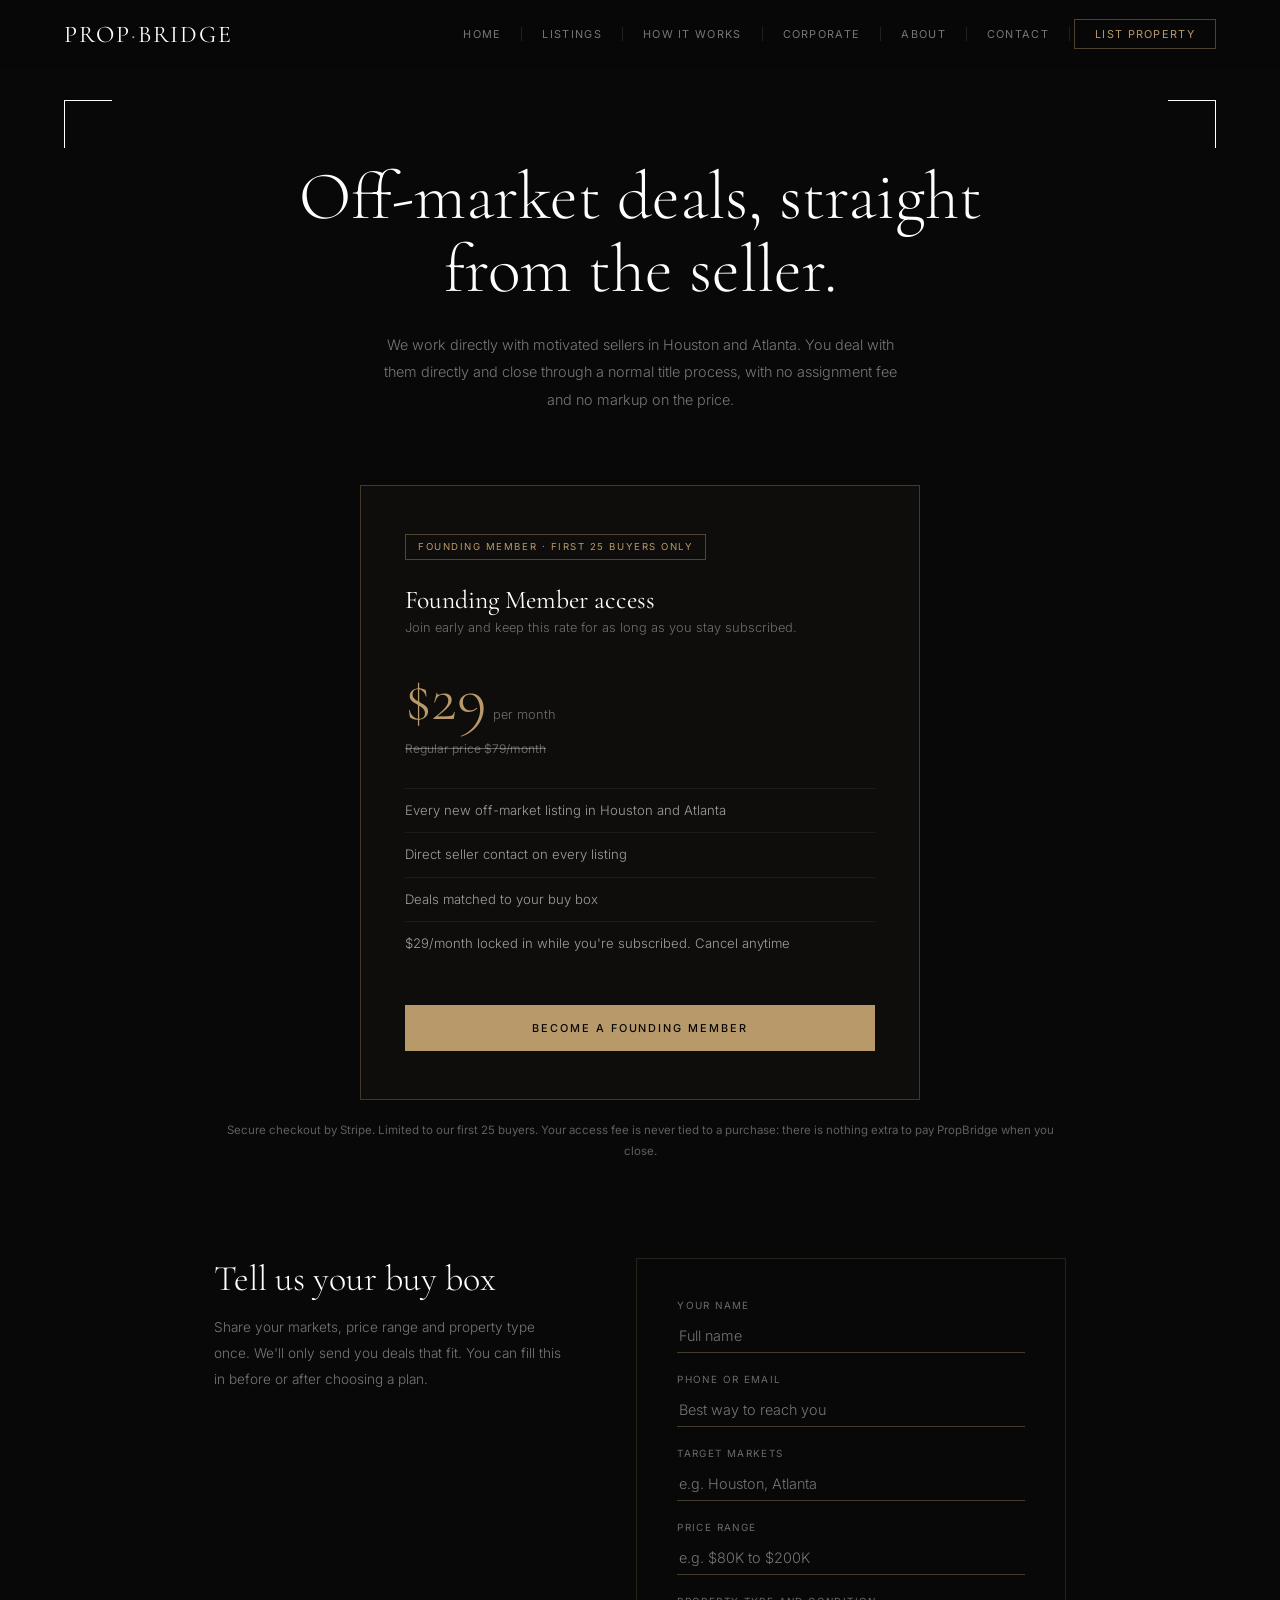
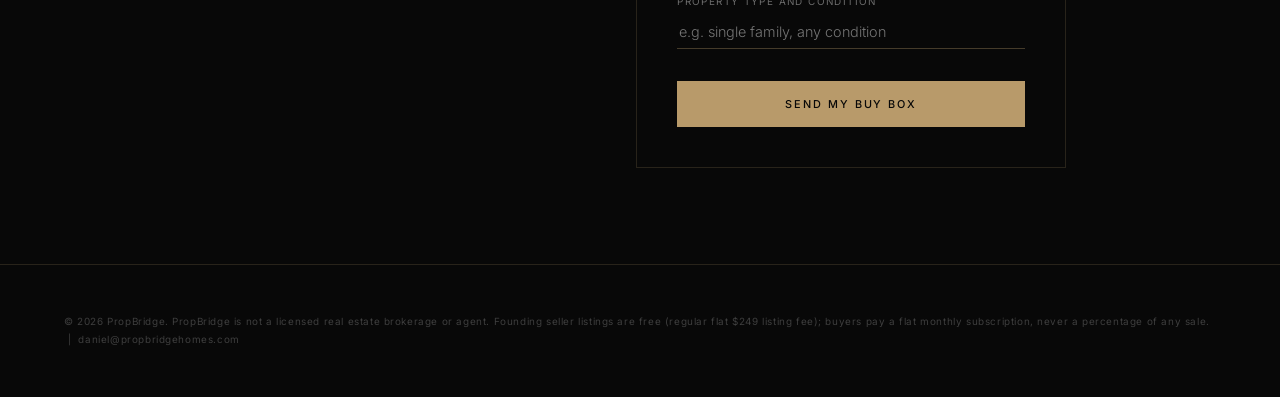
<file: buyers.html>
<!DOCTYPE html>
<html lang="en">
<head>
<meta charset="UTF-8">
<meta name="viewport" content="width=device-width, initial-scale=1.0">
<link rel="icon" type="image/svg+xml" href="/favicon.svg">
<link href="https://fonts.googleapis.com/css2?family=Cormorant+Garamond:wght@300;400&family=Inter:wght@300;400;500&display=swap" rel="stylesheet">
<title>Buyer Access | PropBridge</title>
<meta name="description" content="Get off-market deals in Houston and Atlanta direct from sellers. Founding Member buyer access at $29/month for the first 25 buyers, never a percentage of any deal.">
<style>
*{margin:0;padding:0;box-sizing:border-box}
:root{--ink:#080808;--ink2:#111111;--gold:#B89A6A;--gold2:#D4B483;--white:#FFFFFF;--border:rgba(184,154,106,0.18);--ff-h:'Cormorant Garamond',Georgia,serif;--ff-b:'Inter',system-ui,sans-serif}
body{background:var(--ink);color:var(--white);font-family:var(--ff-b);-webkit-font-smoothing:antialiased;min-height:100vh}
nav{position:fixed;top:0;left:0;right:0;z-index:100;height:68px;display:flex;align-items:center;padding:0 5%;background:rgba(8,8,8,0.96);backdrop-filter:blur(20px)}
.nav-inner{max-width:1280px;margin:0 auto;width:100%;display:flex;align-items:center;justify-content:space-between}
.logo{font-family:var(--ff-h);font-size:1.5rem;font-weight:400;color:var(--white);letter-spacing:0.08em;text-decoration:none;text-transform:uppercase}
.logo-dot{color:var(--gold)}
.nav-links{display:flex;align-items:center}
.nav-links a{color:rgba(255,255,255,0.45);font-size:0.68rem;text-decoration:none;padding:0.5rem 1rem;letter-spacing:0.12em;text-transform:uppercase;transition:color 0.3s}
.nav-links a:hover,.nav-links a.active{color:rgba(255,255,255,0.85)}
.nav-divider{width:1px;height:14px;background:rgba(255,255,255,0.1);margin:0 0.25rem}
.nav-cta{color:var(--gold)!important;border:1px solid rgba(184,154,106,0.4);padding:0.45rem 1.25rem!important}
.hero{position:relative;padding:10rem 5% 4.5rem;text-align:center}
.corner{position:absolute;width:48px;height:48px;border-color:rgba(184,154,106,0.2)}
.corner-tl{top:100px;left:5%;border-top:1px solid;border-left:1px solid}
.corner-tr{top:100px;right:5%;border-top:1px solid;border-right:1px solid}
.hero h1{font-family:var(--ff-h);font-weight:300;font-size:clamp(2.6rem,5.5vw,4.25rem);line-height:1.08;max-width:820px;margin:0 auto 1.5rem}
.hero-sub{font-size:0.9rem;color:rgba(255,255,255,0.45);line-height:1.9;max-width:540px;margin:0 auto;font-weight:300}
footer{border-top:1px solid var(--border);padding:3rem 5%;margin-top:6rem}
.footer-inner{max-width:1280px;margin:0 auto}
.footer-legal{font-size:0.62rem;letter-spacing:0.06em;color:rgba(255,255,255,0.22);line-height:1.8}
a:focus-visible,button:focus-visible,input:focus-visible{outline:1px solid var(--gold);outline-offset:3px}
@media(max-width:768px){.nav-links a:not(.nav-cta),.nav-divider{display:none}.corner{display:none}.hero{padding:8rem 5% 3rem}}
.plans{max-width:560px;width:90%;margin:0 auto;display:grid;grid-template-columns:1fr;gap:1px;background:var(--border);border:1px solid var(--border)}
.plan{background:var(--ink);padding:3rem 2.75rem;display:flex;flex-direction:column}
.plan.featured{background:#0e0d0b}
.badge{align-self:flex-start;font-size:0.6rem;letter-spacing:0.16em;text-transform:uppercase;color:var(--gold);border:1px solid rgba(184,154,106,0.4);padding:0.4rem 0.75rem;margin-bottom:1.5rem}
.regular{font-size:0.75rem;color:rgba(255,255,255,0.35);margin-top:0.6rem;text-decoration:line-through}
.plan-name{font-family:var(--ff-h);font-size:1.6rem;font-weight:400;margin-bottom:0.35rem}
.plan-for{font-size:0.8rem;color:rgba(255,255,255,0.4);margin-bottom:2rem;font-weight:300}
.price{font-family:var(--ff-h);font-weight:300;font-size:4rem;line-height:1;color:var(--gold)}
.price small{font-family:var(--ff-b);font-size:0.8rem;color:rgba(255,255,255,0.4);margin-left:0.35rem}
.plan ul{list-style:none;margin:2rem 0 2.5rem;flex:1}
.plan li{font-size:0.82rem;color:rgba(255,255,255,0.6);font-weight:300;line-height:1.6;padding:0.7rem 0;border-top:1px solid rgba(255,255,255,0.06)}
.btn{display:block;text-align:center;text-decoration:none;padding:1rem;font-size:0.68rem;font-weight:500;letter-spacing:0.18em;text-transform:uppercase;transition:all 0.3s}
.btn-gold{background:var(--gold);color:var(--ink)}
.btn-gold:hover{background:var(--gold2)}
.btn-line{border:1px solid rgba(184,154,106,0.45);color:var(--gold)}
.btn-line:hover{background:rgba(184,154,106,0.08)}
.fine{max-width:980px;margin:1.25rem auto 0;padding:0 5%;font-size:0.72rem;color:rgba(255,255,255,0.35);text-align:center;line-height:1.8}
.buybox{max-width:980px;margin:6rem auto 0;padding:0 5%;display:grid;grid-template-columns:1fr 1.2fr;gap:4rem;align-items:start}
.buybox h2{font-family:var(--ff-h);font-weight:300;font-size:2.25rem;line-height:1.15;margin-bottom:1rem}
.buybox p.lede{font-size:0.85rem;color:rgba(255,255,255,0.45);line-height:1.9;font-weight:300}
.lead-form{border:1px solid var(--border);padding:2.5rem}
.lead-form label{display:block;font-size:0.62rem;letter-spacing:0.14em;text-transform:uppercase;color:rgba(255,255,255,0.4);margin-bottom:1.25rem}
.lead-form input{display:block;width:100%;margin-top:0.5rem;background:transparent;border:none;border-bottom:1px solid rgba(184,154,106,0.35);color:var(--white);font-size:0.9rem;padding:0.5rem 0.1rem;font-family:var(--ff-b);font-weight:300}
.lead-form input:focus{outline:none;border-bottom-color:var(--gold)}
.lead-form button{margin-top:0.75rem;width:100%;background:var(--gold);color:var(--ink);border:none;padding:1rem;font-size:0.68rem;font-weight:500;letter-spacing:0.18em;text-transform:uppercase;cursor:pointer;font-family:var(--ff-b)}
@media(max-width:860px){.plans,.buybox{grid-template-columns:1fr}.buybox{gap:2rem}.plan{padding:2.5rem 1.75rem}}
</style>
<link rel="stylesheet" href="/modal.css">
</head>
<body>
<nav>
  <div class="nav-inner">
    <a href="/" class="logo">Prop<span class="logo-dot">·</span>Bridge</a>
    <div class="nav-links">
      <a href="/">Home</a>
      <div class="nav-divider"></div>
      <a href="/listings.html">Listings</a>
      <div class="nav-divider"></div>
      <a href="/how.html">How It Works</a>
      <div class="nav-divider"></div>
      <a href="/corporate.html">Corporate</a>
      <div class="nav-divider"></div>
      <a href="/about.html">About</a>
      <div class="nav-divider"></div>
      <a href="/contact.html">Contact</a>
      <div class="nav-divider"></div>
      <a href="#" onclick="openModal();return false" class="nav-cta">List Property</a>
    </div>
  </div>
</nav>
<main>
  <section class="hero">
    <div class="corner corner-tl"></div><div class="corner corner-tr"></div>
    <h1>Off-market deals, straight from the seller.</h1>
    <p class="hero-sub">We work directly with motivated sellers in Houston and Atlanta. You deal with them directly and close through a normal title process, with no assignment fee and no markup on the price.</p>
  </section>

  <section class="plans" aria-label="Founding Member access">
    <div class="plan featured">
      <div class="badge">Founding Member · First 25 buyers only</div>
      <div class="plan-name">Founding Member access</div>
      <p class="plan-for">Join early and keep this rate for as long as you stay subscribed.</p>
      <div class="price">$29<small>per month</small></div>
      <p class="regular">Regular price $79/month</p>
      <ul>
        <li>Every new off-market listing in Houston and Atlanta</li>
        <li>Direct seller contact on every listing</li>
        <li>Deals matched to your buy box</li>
        <li>$29/month locked in while you're subscribed. Cancel anytime</li>
      </ul>
      <a class="btn btn-gold" href="https://buy.stripe.com/28E00jcAd2MGcdr6om6J203">Become a Founding Member</a>
    </div>
  </section>
  <p class="fine">Secure checkout by Stripe. Limited to our first 25 buyers. Your access fee is never tied to a purchase: there is nothing extra to pay PropBridge when you close.</p>

  <section class="buybox">
    <div>
      <h2>Tell us your buy box</h2>
      <p class="lede">Share your markets, price range and property type once. We'll only send you deals that fit. You can fill this in before or after choosing a plan.</p>
    </div>
    <form class="lead-form" action="https://formspree.io/f/mppznekg" method="POST">
      <input type="hidden" name="_subject" value="New PropBridge buyer buy box">
      <input type="hidden" name="form" value="Buyer buy box">
      <label>Your name<input required type="text" name="name" placeholder="Full name" autocomplete="name"></label>
      <label>Phone or email<input required type="text" name="contact" placeholder="Best way to reach you"></label>
      <label>Target markets<input required type="text" name="markets" placeholder="e.g. Houston, Atlanta"></label>
      <label>Price range<input type="text" name="price_range" placeholder="e.g. $80K to $200K"></label>
      <label>Property type and condition<input type="text" name="property_type" placeholder="e.g. single family, any condition"></label>
      <button type="submit">Send my buy box</button>
    </form>
  </section>
</main>
<footer><div class="footer-inner"><p class="footer-legal">© 2026 PropBridge. PropBridge is not a licensed real estate brokerage or agent. Founding seller listings are free (regular flat $249 listing fee); buyers pay a flat monthly subscription, never a percentage of any sale. &nbsp;|&nbsp; daniel@propbridgehomes.com</p></div></footer>
<script src="/modal.js"></script>
</body>
</html>
</file>
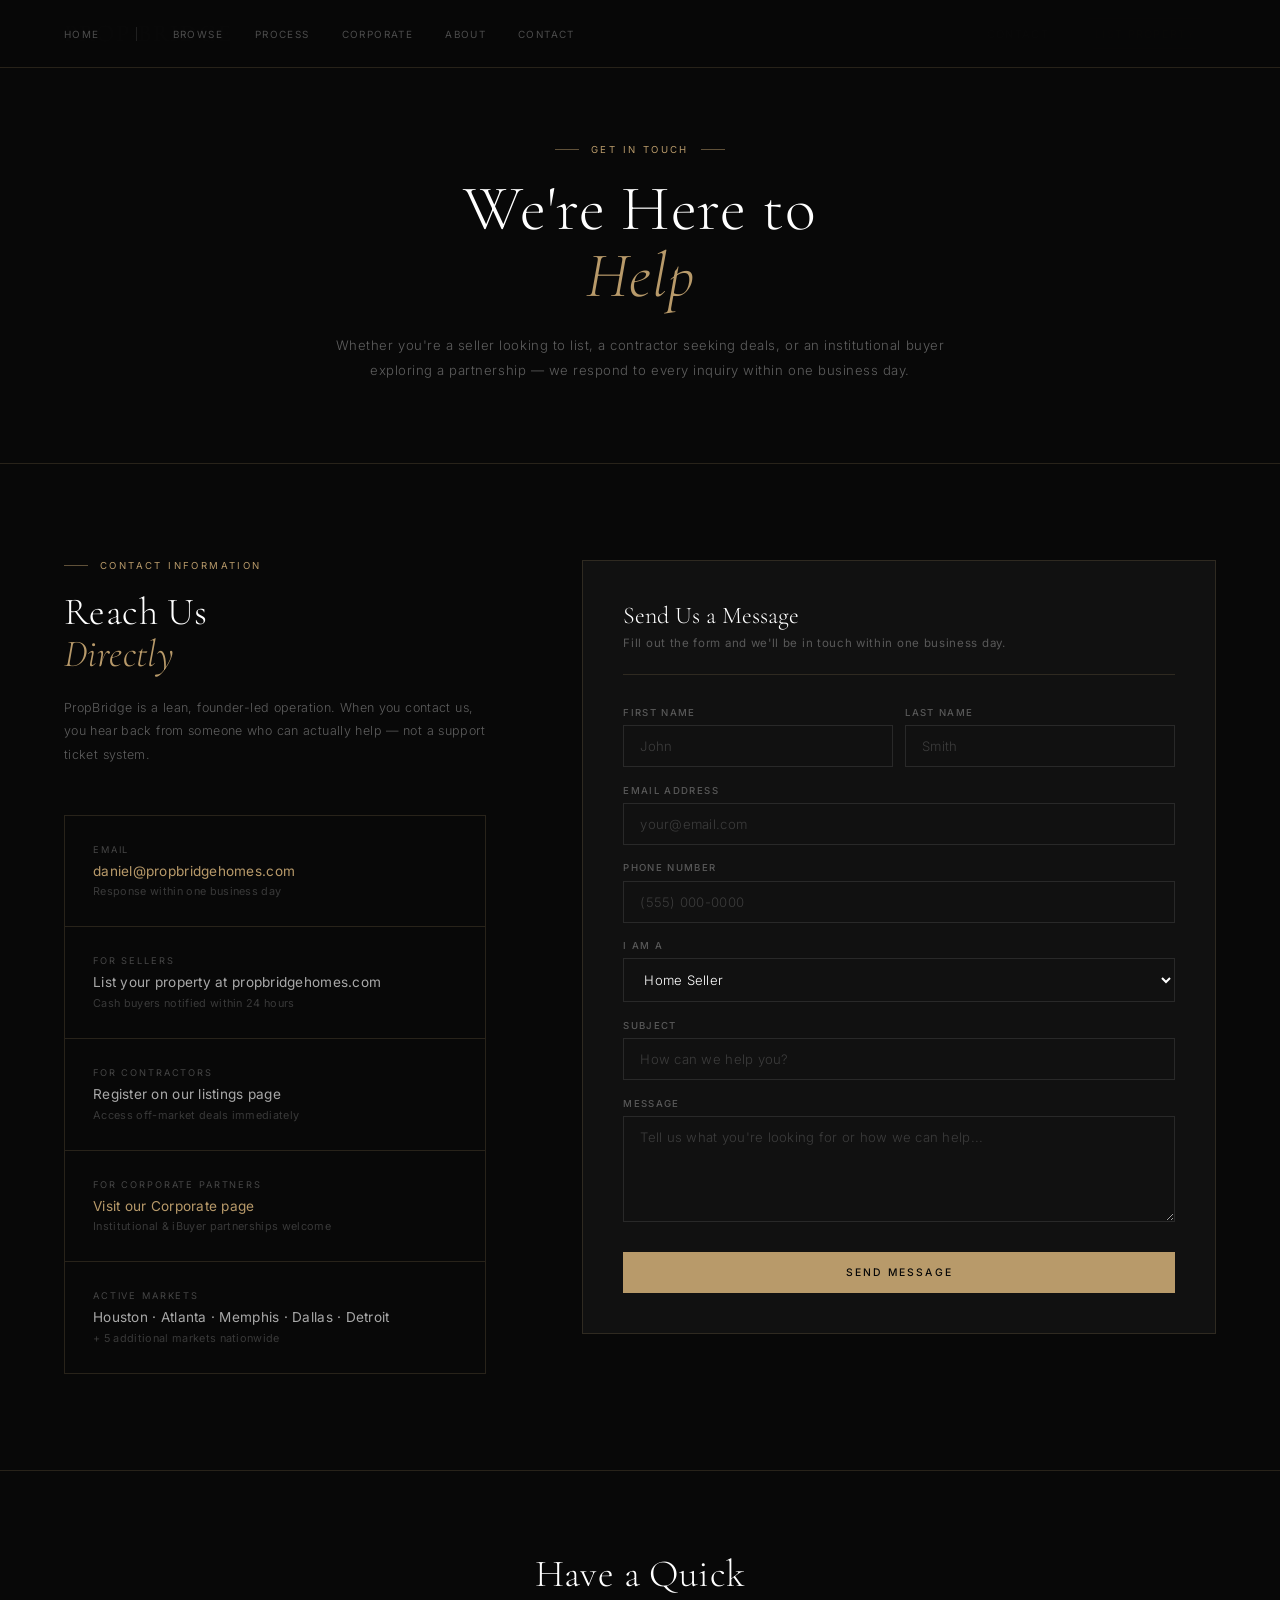
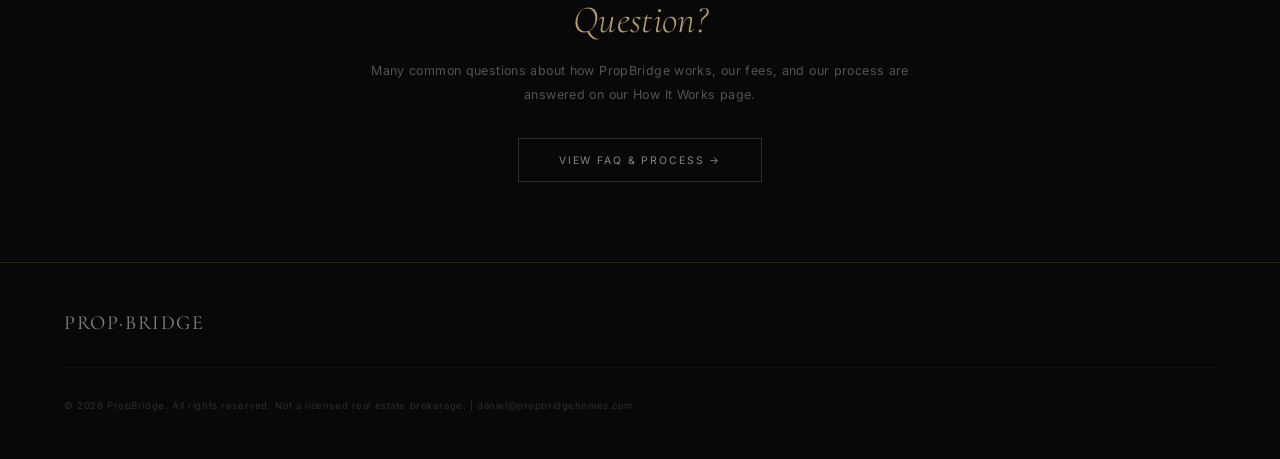
<file: contact.html>
<!DOCTYPE html>
<html lang="en">
<head>
<meta charset="UTF-8">
<meta name="viewport" content="width=device-width, initial-scale=1.0">
<title>Contact — PropBridge</title>
<meta name="description" content="Get in touch with PropBridge. We connect motivated home sellers with verified cash buyers and contractors nationwide.">
<link rel="icon" type="image/svg+xml" href="/favicon.svg">
<link href="https://fonts.googleapis.com/css2?family=Cormorant+Garamond:ital,wght@0,300;0,400;0,500;0,600;1,300;1,400;1,500&family=Inter:wght@300;400;500&display=swap" rel="stylesheet">
<style>
*{margin:0;padding:0;box-sizing:border-box}
:root{
  --ink:#080808;--ink2:#111111;
  --gold:#B89A6A;--gold2:#D4B483;
  --white:#FFFFFF;
  --border:rgba(184,154,106,0.18);--border2:rgba(255,255,255,0.07);
  --ff-h:'Cormorant Garamond',Georgia,serif;--ff-b:'Inter',system-ui,sans-serif;
}
html{scroll-behavior:smooth}
body{background:var(--ink);color:var(--white);font-family:var(--ff-b);overflow-x:hidden;-webkit-font-smoothing:antialiased}

nav{position:fixed;top:0;left:0;right:0;z-index:100;height:68px;display:flex;align-items:center;padding:0 5%;background:rgba(8,8,8,0.96);backdrop-filter:blur(20px);border-bottom:1px solid var(--border)}
.nav-inner{max-width:1280px;margin:0 auto;width:100%;display:flex;align-items:center;justify-content:space-between}
.logo{font-family:var(--ff-h);font-size:1.5rem;font-weight:400;color:var(--white);letter-spacing:0.08em;text-decoration:none;text-transform:uppercase}
.logo-dot{color:var(--gold)}
.nav-links{display:flex;align-items:center;gap:0}
.nav-links a{color:rgba(255,255,255,0.45);font-size:0.68rem;font-weight:400;text-decoration:none;padding:0.5rem 1rem;letter-spacing:0.12em;text-transform:uppercase;transition:color 0.3s}
.nav-links a:hover,.nav-links a.active{color:rgba(255,255,255,0.85)}
.nav-divider{width:1px;height:14px;background:rgba(255,255,255,0.1);margin:0 0.25rem}
.nav-cta{background:transparent!important;color:var(--gold)!important;border:1px solid rgba(184,154,106,0.4);padding:0.45rem 1.25rem!important;letter-spacing:0.12em!important;transition:all 0.3s!important}
.nav-cta:hover{background:rgba(184,154,106,0.08)!important;border-color:var(--gold)!important}

/* PAGE HEADER */
.page-header{padding:9rem 5% 5rem;border-bottom:1px solid var(--border);text-align:center}
.page-header-inner{max-width:640px;margin:0 auto}
.page-overline{font-size:0.6rem;letter-spacing:0.25em;text-transform:uppercase;color:var(--gold);margin-bottom:1.25rem;display:flex;align-items:center;justify-content:center;gap:12px}
.page-overline::before,.page-overline::after{content:'';width:24px;height:1px;background:var(--gold);opacity:0.5}
.page-title{font-family:var(--ff-h);font-size:clamp(2.75rem,5vw,4.5rem);font-weight:300;line-height:1.05;letter-spacing:0.01em;margin-bottom:1.5rem}
.page-title em{color:var(--gold);font-style:italic}
.page-sub{font-size:0.82rem;color:rgba(255,255,255,0.35);line-height:1.9;font-weight:300;letter-spacing:0.04em}

/* CONTACT GRID */
.contact-section{padding:6rem 5%}
.contact-inner{max-width:1280px;margin:0 auto;display:grid;grid-template-columns:1fr 1.5fr;gap:6rem;align-items:start}

/* LEFT — INFO */
.contact-info{}
.section-overline{font-size:0.6rem;letter-spacing:0.25em;text-transform:uppercase;color:var(--gold);margin-bottom:1.25rem;display:flex;align-items:center;gap:12px}
.section-overline::before{content:'';width:24px;height:1px;background:var(--gold);opacity:0.5}
.contact-info h2{font-family:var(--ff-h);font-size:clamp(1.75rem,3vw,2.5rem);font-weight:300;line-height:1.1;letter-spacing:0.01em;margin-bottom:1.25rem}
.contact-info h2 em{color:var(--gold);font-style:italic}
.contact-info p{font-size:0.78rem;color:rgba(255,255,255,0.35);line-height:1.9;font-weight:300;letter-spacing:0.03em;margin-bottom:3rem}
.contact-methods{display:flex;flex-direction:column;gap:0;border:1px solid var(--border)}
.contact-method{padding:1.75rem;border-bottom:1px solid var(--border);transition:background 0.3s}
.contact-method:last-child{border-bottom:none}
.contact-method:hover{background:rgba(184,154,106,0.03)}
.method-label{font-size:0.58rem;letter-spacing:0.2em;text-transform:uppercase;color:rgba(255,255,255,0.25);margin-bottom:0.5rem}
.method-value{font-size:0.85rem;color:rgba(255,255,255,0.65);letter-spacing:0.02em}
.method-value a{color:var(--gold);text-decoration:none;transition:color 0.2s}
.method-value a:hover{color:var(--gold2)}
.method-note{font-size:0.68rem;color:rgba(255,255,255,0.2);margin-top:0.35rem;letter-spacing:0.03em}

/* RIGHT — FORM */
.contact-form-wrap{background:var(--ink2);border:1px solid var(--border);padding:2.5rem}
.form-title{font-family:var(--ff-h);font-size:1.5rem;font-weight:300;color:var(--white);margin-bottom:0.35rem}
.form-sub{font-size:0.72rem;color:rgba(255,255,255,0.3);letter-spacing:0.06em;margin-bottom:2rem;padding-bottom:1.5rem;border-bottom:1px solid var(--border)}
.fgroup{margin-bottom:1.1rem}
.fgroup label{display:block;font-size:0.6rem;font-weight:500;text-transform:uppercase;letter-spacing:0.14em;color:rgba(255,255,255,0.3);margin-bottom:0.45rem}
.fgroup input,.fgroup select,.fgroup textarea{width:100%;padding:0.75rem 1rem;background:transparent;border:1px solid rgba(255,255,255,0.1);color:var(--white);font-family:var(--ff-b);font-size:0.82rem;font-weight:300;outline:none;transition:border-color 0.3s;letter-spacing:0.02em}
.fgroup input:focus,.fgroup select:focus,.fgroup textarea:focus{border-color:rgba(184,154,106,0.5)}
.fgroup input::placeholder,.fgroup textarea::placeholder{color:rgba(255,255,255,0.18)}
.fgroup select option{background:var(--ink2)}
.fgrow{display:grid;grid-template-columns:1fr 1fr;gap:0.75rem}
.form-submit{width:100%;background:var(--gold);color:var(--ink);padding:0.9rem;font-size:0.65rem;font-weight:500;letter-spacing:0.2em;text-transform:uppercase;font-family:var(--ff-b);border:none;cursor:pointer;transition:background 0.3s;margin-top:0.5rem}
.form-submit:hover{background:var(--gold2)}
.form-success{display:none;text-align:center;padding:3rem 1rem}
.form-success h3{font-family:var(--ff-h);font-size:1.75rem;font-weight:300;margin-bottom:0.75rem;color:var(--white)}
.form-success p{font-size:0.78rem;color:rgba(255,255,255,0.35);line-height:1.8;letter-spacing:0.03em}
.form-success-line{width:40px;height:1px;background:var(--gold);margin:0 auto 2rem}

/* FAQ TEASER */
.faq-teaser{padding:5rem 5%;border-top:1px solid var(--border);text-align:center}
.faq-teaser-inner{max-width:600px;margin:0 auto}
.faq-teaser h2{font-family:var(--ff-h);font-size:clamp(1.75rem,3vw,2.5rem);font-weight:300;margin-bottom:1rem;letter-spacing:0.01em}
.faq-teaser h2 em{color:var(--gold);font-style:italic}
.faq-teaser p{font-size:0.78rem;color:rgba(255,255,255,0.3);line-height:1.9;margin-bottom:2rem;letter-spacing:0.03em}
.btn-outline{background:transparent;color:rgba(255,255,255,0.5);padding:0.9rem 2.5rem;font-size:0.65rem;font-weight:400;letter-spacing:0.18em;text-transform:uppercase;border:1px solid rgba(255,255,255,0.15);cursor:pointer;font-family:var(--ff-b);transition:all 0.3s;text-decoration:none;display:inline-block}
.btn-outline:hover{color:var(--white);border-color:rgba(255,255,255,0.35)}

footer{border-top:1px solid var(--border);padding:3rem 5%}
.footer-inner{max-width:1280px;margin:0 auto;display:flex;align-items:center;justify-content:space-between;flex-wrap:wrap;gap:2rem}
.footer-logo{font-family:var(--ff-h);font-size:1.25rem;font-weight:400;color:rgba(255,255,255,0.5);letter-spacing:0.08em;text-transform:uppercase}
.footer-logo span{color:var(--gold)}
.footer-nav{display:flex;gap:2rem;flex-wrap:wrap}
.footer-nav a{font-size:0.62rem;letter-spacing:0.14em;text-transform:uppercase;color:rgba(255,255,255,0.28);text-decoration:none;transition:color 0.3s}
.footer-nav a:hover{color:rgba(255,255,255,0.6)}
.footer-legal{width:100%;font-size:0.6rem;letter-spacing:0.06em;color:rgba(255,255,255,0.15);padding-top:2rem;border-top:1px solid rgba(255,255,255,0.04)}

@media(max-width:1024px){.contact-inner{grid-template-columns:1fr}}
@media(max-width:768px){
  nav{padding:0 4%}
  .nav-links a:not(.nav-cta){display:none}
  .page-header{padding:8rem 4% 4rem}
  .contact-section,.faq-teaser{padding:4rem 4%}
  .fgrow{grid-template-columns:1fr}
}
</style>
</head>
<body>

<nav>
  <div class="nav-inner">
    <a href="/" class="logo">Prop<span class="logo-dot">·</span>Bridge</a>
        <div class="nav-links">
      <a href="/">Home</a>
      <div class="nav-divider"></div>
      <a href="/listings.html">Listings</a>
      <div class="nav-divider"></div>
      <a href="/how.html">How It Works</a>
      <div class="nav-divider"></div>
      <a href="/corporate.html">Corporate</a>
      <div class="nav-divider"></div>
      <a href="/about.html">About</a>
      <div class="nav-divider"></div>
      <a href="/contact.html" class="active">Contact</a>
      <div class="nav-divider"></div>
      <a href="#" onclick="openModal();return false" class="nav-cta">List Property</a>
    </div>
  </div>
</nav>

<div class="page-header">
  <div class="page-header-inner">
    <div class="page-overline">Get In Touch</div>
    <h1 class="page-title">We're Here to<br><em>Help</em></h1>
    <p class="page-sub">Whether you're a seller looking to list, a contractor seeking deals, or an institutional buyer exploring a partnership — we respond to every inquiry within one business day.</p>
  </div>
</div>

<section class="contact-section">
  <div class="contact-inner">
    <div class="contact-info">
      <div class="section-overline">Contact Information</div>
      <h2>Reach Us<br><em>Directly</em></h2>
      <p>PropBridge is a lean, founder-led operation. When you contact us, you hear back from someone who can actually help — not a support ticket system.</p>
      <div class="contact-methods">
        <div class="contact-method">
          <div class="method-label">Email</div>
          <div class="method-value"><a href="mailto:daniel@propbridgehomes.com">daniel@propbridgehomes.com</a></div>
          <div class="method-note">Response within one business day</div>
        </div>
        <div class="contact-method">
          <div class="method-label">For Sellers</div>
          <div class="method-value">List your property at propbridgehomes.com</div>
          <div class="method-note">Cash buyers notified within 24 hours</div>
        </div>
        <div class="contact-method">
          <div class="method-label">For Contractors</div>
          <div class="method-value">Register on our listings page</div>
          <div class="method-note">Access off-market deals immediately</div>
        </div>
        <div class="contact-method">
          <div class="method-label">For Corporate Partners</div>
          <div class="method-value"><a href="/corporate.html">Visit our Corporate page</a></div>
          <div class="method-note">Institutional & iBuyer partnerships welcome</div>
        </div>
        <div class="contact-method">
          <div class="method-label">Active Markets</div>
          <div class="method-value">Houston · Atlanta · Memphis · Dallas · Detroit</div>
          <div class="method-note">+ 5 additional markets nationwide</div>
        </div>
      </div>
    </div>

    <div class="contact-form-wrap">
      <div id="cform">
        <div class="form-title">Send Us a Message</div>
        <p class="form-sub">Fill out the form and we'll be in touch within one business day.</p>
        <div class="fgrow">
          <div class="fgroup"><label>First Name</label><input type="text" id="fn" placeholder="John"></div>
          <div class="fgroup"><label>Last Name</label><input type="text" id="ln" placeholder="Smith"></div>
        </div>
        <div class="fgroup"><label>Email Address</label><input type="email" id="em" placeholder="your@email.com"></div>
        <div class="fgroup"><label>Phone Number</label><input type="tel" id="ph" placeholder="(555) 000-0000"></div>
        <div class="fgroup"><label>I Am A</label>
          <select id="role">
            <option>Home Seller</option>
            <option>Real Estate Contractor</option>
            <option>Property Investor</option>
            <option>Institutional / Corporate Buyer</option>
            <option>Other</option>
          </select>
        </div>
        <div class="fgroup"><label>Subject</label><input type="text" id="subj" placeholder="How can we help you?"></div>
        <div class="fgroup"><label>Message</label><textarea id="msg" rows="5" placeholder="Tell us what you're looking for or how we can help..."></textarea></div>
        <button class="form-submit" onclick="submitContact()">Send Message</button>
      </div>
      <div class="form-success" id="csucc">
        <div class="form-success-line"></div>
        <h3>Message Received</h3>
        <p>Thank you for reaching out. A member of the PropBridge team will respond to your inquiry within one business day.</p>
      </div>
    </div>
  </div>
</section>

<section class="faq-teaser">
  <div class="faq-teaser-inner">
    <h2>Have a Quick<br><em>Question?</em></h2>
    <p>Many common questions about how PropBridge works, our fees, and our process are answered on our How It Works page.</p>
    <a href="/how.html" class="btn-outline">View FAQ & Process →</a>
  </div>
</section>

<footer>
  <div class="footer-inner">
    <div class="footer-logo">Prop<span>·</span>Bridge</div>
    <nav class="footer-nav">
      <a href="/">Home</a>
      <div class="nav-divider"></div>
      <a href="/listings.html">Browse</a>
      <a href="/how.html">Process</a>
      <a href="/corporate.html">Corporate</a>
      <a href="/about.html">About</a>
      <a href="/contact.html">Contact</a>
    </nav>
    <p class="footer-legal">© 2026 PropBridge. All rights reserved. Not a licensed real estate brokerage. | daniel@propbridgehomes.com</p>
  </div>
</footer>

<script>
// Sends a form submission to daniel@propbridgehomes.com via Formspree. Returns true on success.
async function pbSend(subject, data){
  const fd=new FormData();
  fd.append('_subject', subject);
  if(data.email) fd.append('_replyto', data.email);
  Object.entries(data).forEach(([k,v])=>fd.append(k, v==null?'':String(v)));
  try{
    const r=await fetch('https://formspree.io/f/mppznekg',{method:'POST',body:fd,headers:{'Accept':'application/json'}});
    return r.ok;
  }catch(e){return false}
}
const PB_EMAIL_OK=/^[^@\s]+@[^@\s]+\.[^@\s]+$/;

async function submitContact(){
  const v=id=>(document.getElementById(id)?.value||'').trim();
  const fn=v('fn'), em=v('em'), msg=v('msg');
  if(!fn||!em||!msg){alert('Please fill in your name, email, and message.');return}
  if(!PB_EMAIL_OK.test(em)){alert('Please enter a valid email address.');return}
  const btn=document.querySelector('.form-submit'); const old=btn.textContent;
  btn.textContent='Sending...';btn.disabled=true;
  const ok=await pbSend('New PropBridge contact message: '+(v('subj')||'(no subject)'),{
    form:'Contact page', name:`${fn} ${v('ln')}`.trim(), email:em, phone:v('ph'),
    i_am_a:(document.getElementById('role')||{}).value||'', subject:v('subj'), message:msg});
  if(!ok){btn.textContent=old;btn.disabled=false;alert("Sorry, your message didn't go through. Please try again or email daniel@propbridgehomes.com.");return}
  document.getElementById('cform').style.display='none';
  document.getElementById('csucc').style.display='block';
}
</script>
</body>
</html>
</file>
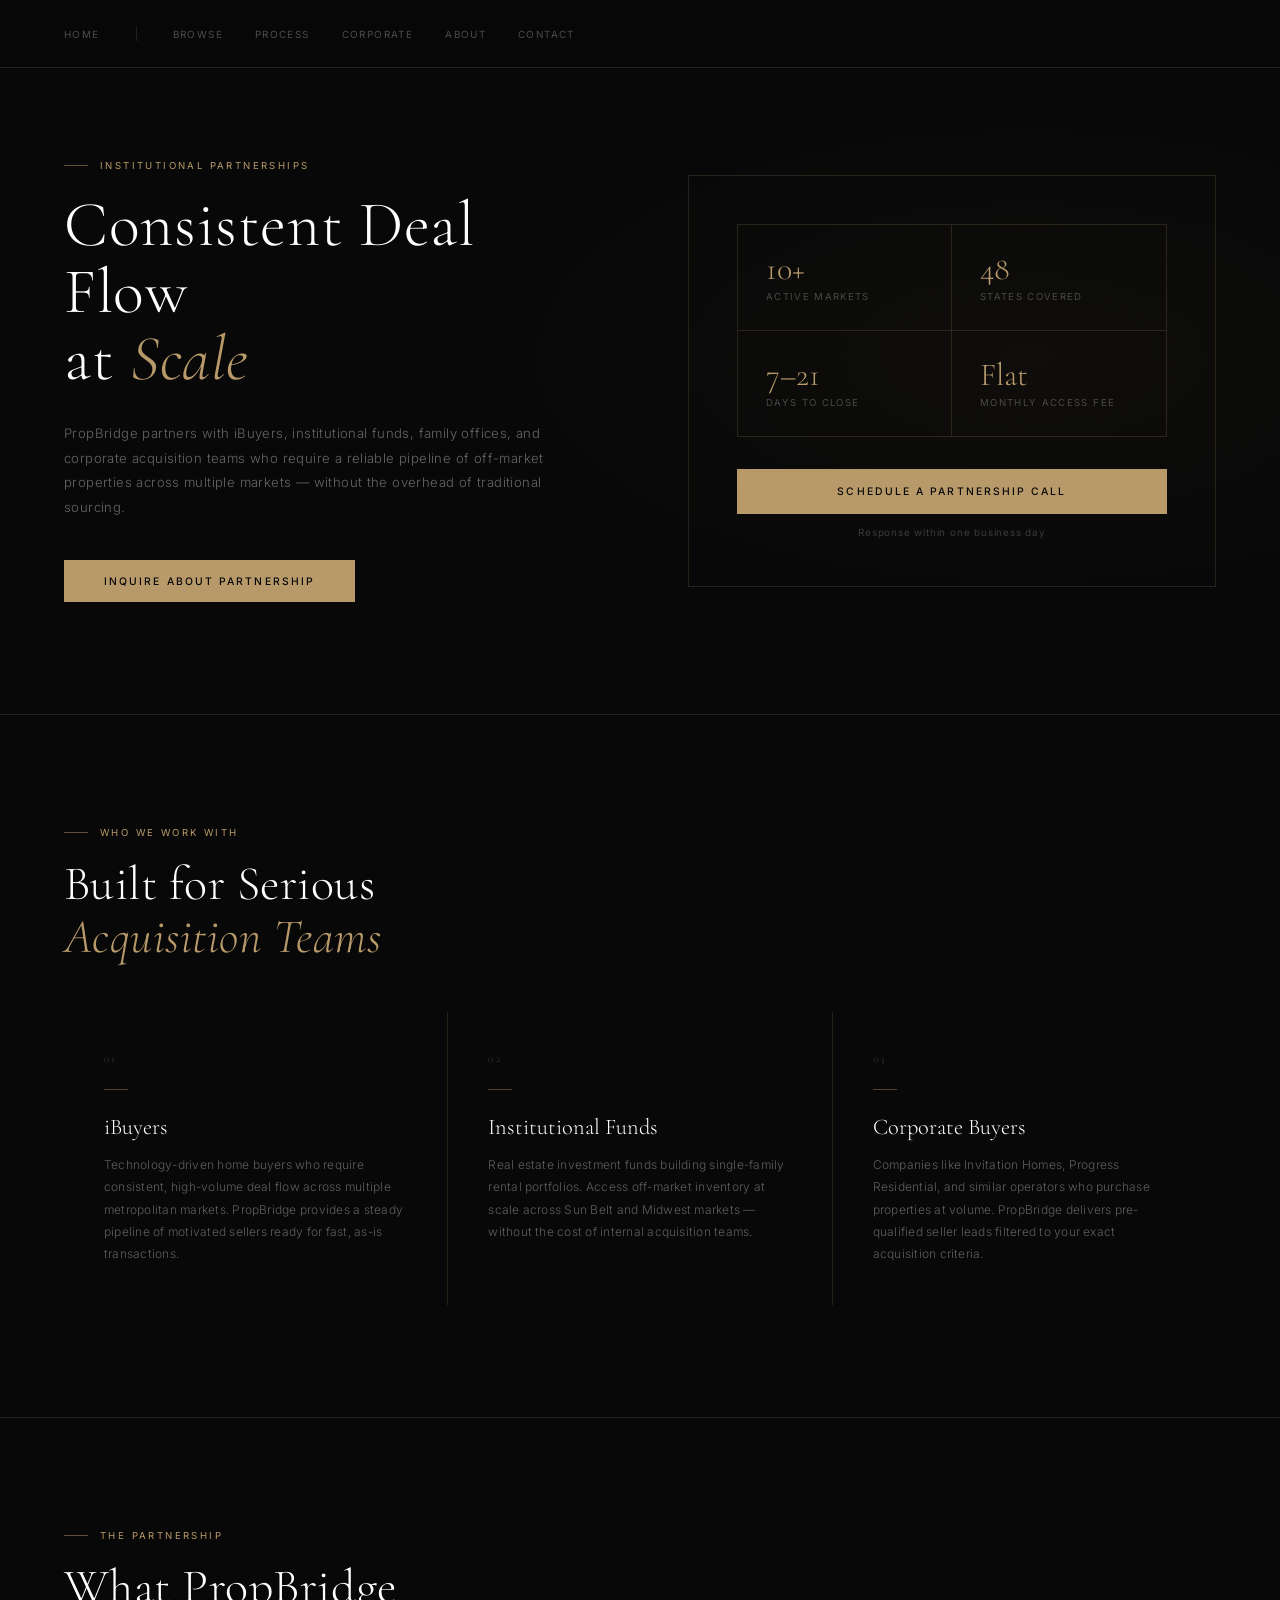
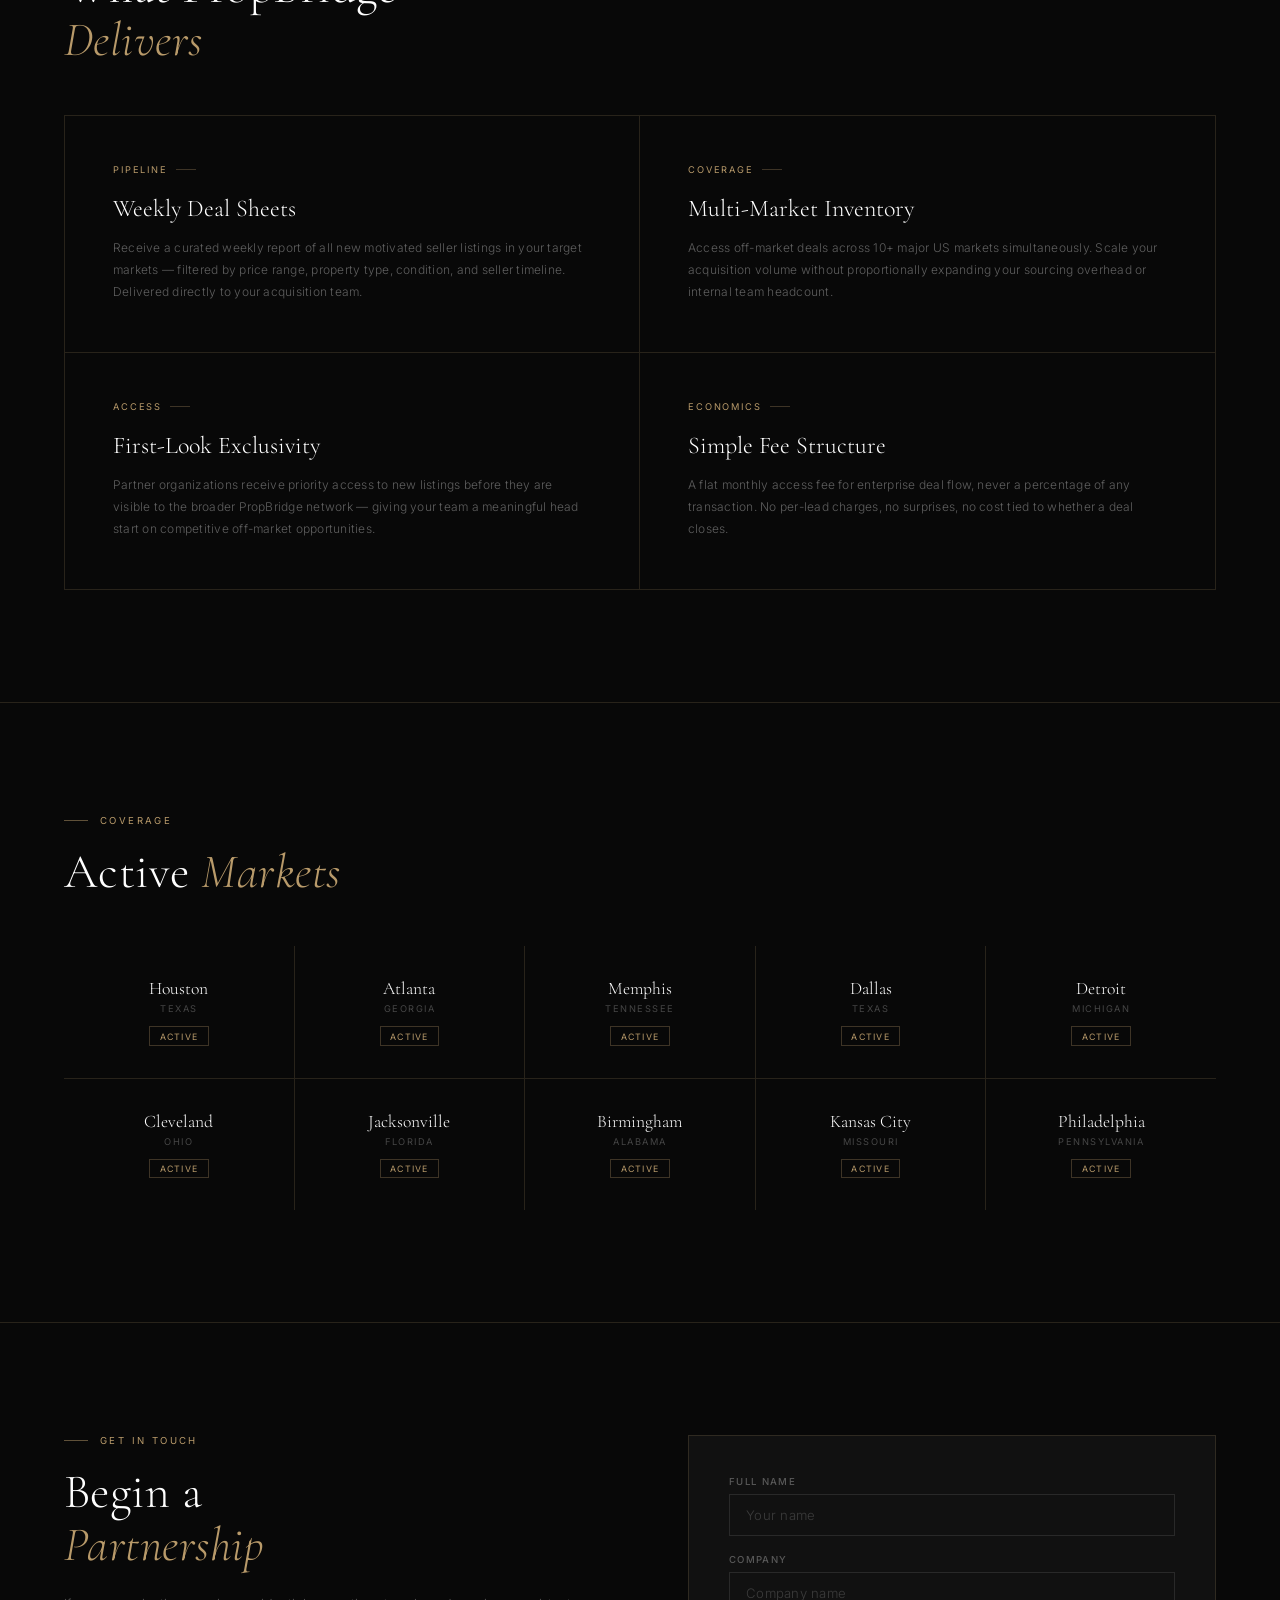
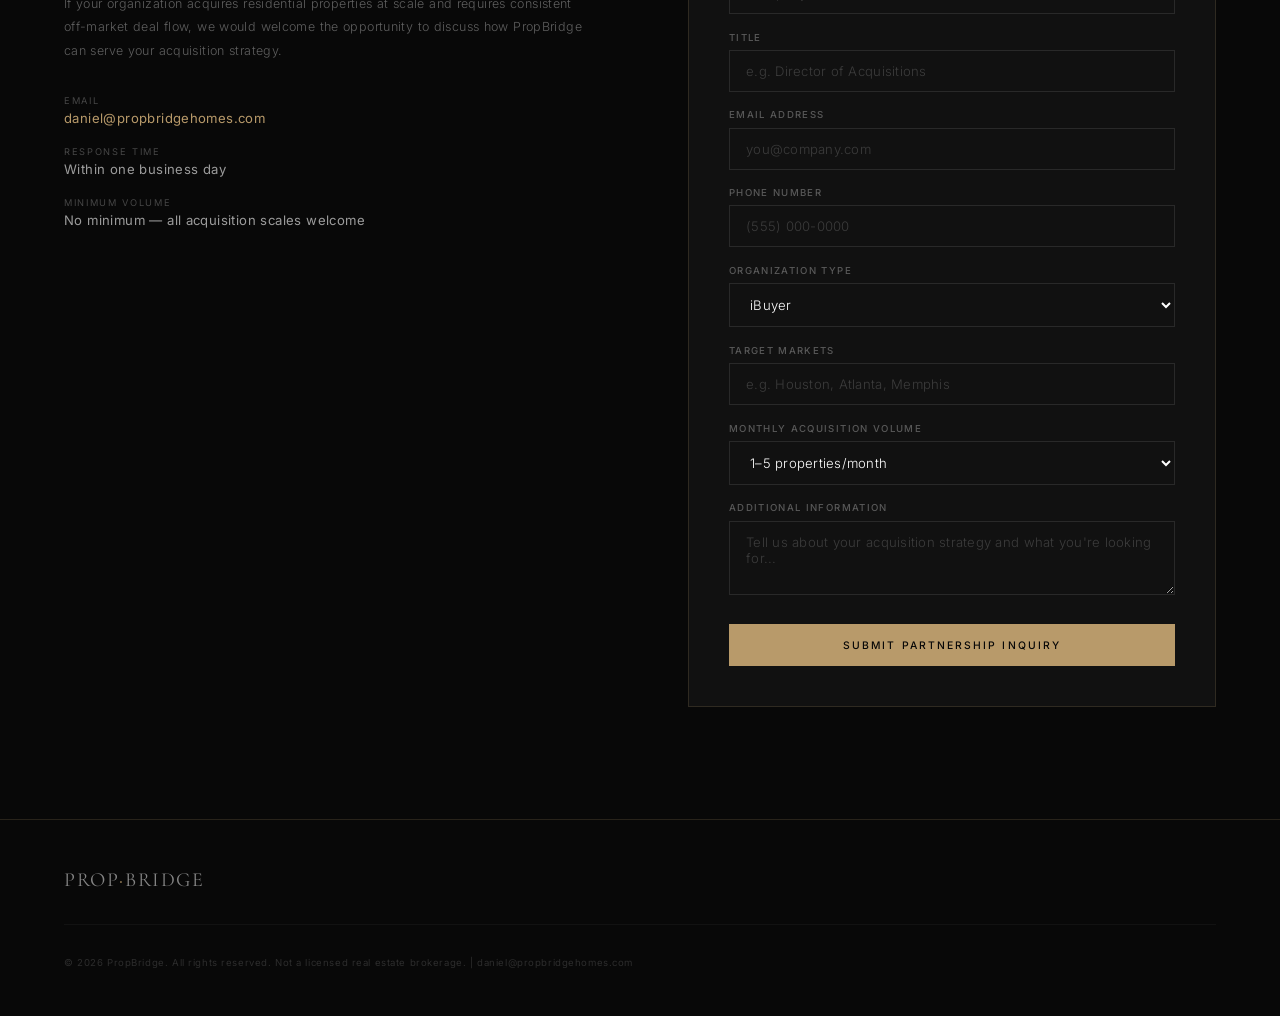
<file: corporate.html>
<!DOCTYPE html>
<html lang="en">
<head>
<meta charset="UTF-8">
<meta name="viewport" content="width=device-width, initial-scale=1.0">
<title>Corporate & Institutional — PropBridge</title>
<meta name="description" content="PropBridge partners with iBuyers, institutional funds, and corporate acquisition teams who require consistent deal flow across multiple markets.">
<link rel="icon" type="image/svg+xml" href="/favicon.svg">
<link href="https://fonts.googleapis.com/css2?family=Cormorant+Garamond:ital,wght@0,300;0,400;0,500;0,600;1,300;1,400;1,500&family=Inter:wght@300;400;500&display=swap" rel="stylesheet">
<style>
*{margin:0;padding:0;box-sizing:border-box}
:root{
  --ink:#080808;--ink2:#111111;--ink3:#1A1A1A;
  --gold:#B89A6A;--gold2:#D4B483;
  --white:#FFFFFF;--muted:#6B6560;
  --border:rgba(184,154,106,0.18);--border2:rgba(255,255,255,0.07);
  --ff-h:'Cormorant Garamond',Georgia,serif;--ff-b:'Inter',system-ui,sans-serif;
}
html{scroll-behavior:smooth}
body{background:var(--ink);color:var(--white);font-family:var(--ff-b);overflow-x:hidden;-webkit-font-smoothing:antialiased}

nav{position:fixed;top:0;left:0;right:0;z-index:100;height:68px;display:flex;align-items:center;padding:0 5%;background:rgba(8,8,8,0.96);backdrop-filter:blur(20px);border-bottom:1px solid var(--border)}
.nav-inner{max-width:1280px;margin:0 auto;width:100%;display:flex;align-items:center;justify-content:space-between}
.logo{font-family:var(--ff-h);font-size:1.5rem;font-weight:400;color:var(--white);letter-spacing:0.08em;text-decoration:none;text-transform:uppercase}
.logo-dot{color:var(--gold)}
.nav-links{display:flex;align-items:center;gap:0}
.nav-links a{color:rgba(255,255,255,0.45);font-size:0.68rem;font-weight:400;text-decoration:none;padding:0.5rem 1rem;letter-spacing:0.12em;text-transform:uppercase;transition:color 0.3s}
.nav-links a:hover,.nav-links a.active{color:rgba(255,255,255,0.85)}
.nav-divider{width:1px;height:14px;background:rgba(255,255,255,0.1);margin:0 0.25rem}
.nav-cta{background:transparent!important;color:var(--gold)!important;border:1px solid rgba(184,154,106,0.4);padding:0.45rem 1.25rem!important;letter-spacing:0.12em!important;transition:all 0.3s!important}
.nav-cta:hover{background:rgba(184,154,106,0.08)!important;border-color:var(--gold)!important}

/* HERO */
.corp-hero{padding:10rem 5% 7rem;border-bottom:1px solid var(--border);position:relative;overflow:hidden}
.corp-hero-bg{position:absolute;inset:0;background:radial-gradient(ellipse 60% 50% at 80% 50%,rgba(184,154,106,0.04) 0%,transparent 70%)}
.corp-hero-inner{max-width:1280px;margin:0 auto;display:grid;grid-template-columns:1fr 1fr;gap:6rem;align-items:center;position:relative;z-index:1}
.corp-hero-left{}
.page-overline{font-size:0.6rem;letter-spacing:0.25em;text-transform:uppercase;color:var(--gold);margin-bottom:1.25rem;display:flex;align-items:center;gap:12px}
.page-overline::before{content:'';width:24px;height:1px;background:var(--gold);opacity:0.5}
.corp-hero h1{font-family:var(--ff-h);font-size:clamp(2.75rem,5vw,4.25rem);font-weight:300;line-height:1.05;letter-spacing:0.01em;margin-bottom:1.75rem}
.corp-hero h1 em{color:var(--gold);font-style:italic}
.corp-hero-sub{font-size:0.82rem;color:rgba(255,255,255,0.38);line-height:1.9;font-weight:300;letter-spacing:0.03em;margin-bottom:2.5rem}
.corp-hero-right{border:1px solid var(--border);padding:3rem}
.corp-stat-grid{display:grid;grid-template-columns:1fr 1fr;gap:0;border:1px solid var(--border);margin-bottom:2rem}
.corp-stat{padding:1.75rem;border-bottom:1px solid var(--border);border-right:1px solid var(--border)}
.corp-stat:nth-child(2n){border-right:none}
.corp-stat:nth-child(3),.corp-stat:nth-child(4){border-bottom:none}
.corp-stat-n{font-family:var(--ff-h);font-size:2rem;font-weight:300;color:var(--gold);line-height:1;margin-bottom:6px}
.corp-stat-l{font-size:0.6rem;letter-spacing:0.14em;text-transform:uppercase;color:rgba(255,255,255,0.25)}
.corp-contact-btn{width:100%;background:var(--gold);color:var(--ink);padding:1rem;font-size:0.65rem;font-weight:500;letter-spacing:0.2em;text-transform:uppercase;font-family:var(--ff-b);border:none;cursor:pointer;transition:background 0.3s;display:block;text-align:center;text-decoration:none}
.corp-contact-btn:hover{background:var(--gold2)}
.corp-contact-note{font-size:0.62rem;letter-spacing:0.08em;color:rgba(255,255,255,0.2);text-align:center;margin-top:0.75rem}

/* WHO WE SERVE */
.who-section{padding:7rem 5%;border-bottom:1px solid var(--border)}
.who-inner{max-width:1280px;margin:0 auto}
.section-overline{font-size:0.6rem;letter-spacing:0.25em;text-transform:uppercase;color:var(--gold);margin-bottom:1.25rem;display:flex;align-items:center;gap:12px}
.section-overline::before{content:'';width:24px;height:1px;background:var(--gold);opacity:0.5}
.section-title{font-family:var(--ff-h);font-size:clamp(2rem,4vw,3rem);font-weight:300;line-height:1.1;letter-spacing:0.01em;margin-bottom:3rem}
.section-title em{color:var(--gold);font-style:italic}
.who-grid{display:grid;grid-template-columns:repeat(3,1fr);gap:1px;background:var(--border)}
.who-card{background:var(--ink);padding:2.5rem;transition:background 0.3s}
.who-card:hover{background:var(--ink2)}
.who-num{font-family:var(--ff-h);font-size:0.7rem;font-weight:400;letter-spacing:0.2em;color:rgba(184,154,106,0.3);margin-bottom:1.5rem}
.who-line{width:24px;height:1px;background:var(--gold);opacity:0.4;margin-bottom:1.5rem;transition:width 0.4s}
.who-card:hover .who-line{width:40px}
.who-card h3{font-family:var(--ff-h);font-size:1.4rem;font-weight:300;color:var(--white);margin-bottom:0.85rem;line-height:1.2}
.who-card p{font-size:0.75rem;color:rgba(255,255,255,0.35);line-height:1.85;font-weight:300;letter-spacing:0.02em}

/* WHAT WE OFFER */
.offer-section{padding:7rem 5%;border-bottom:1px solid var(--border)}
.offer-inner{max-width:1280px;margin:0 auto}
.offer-grid{display:grid;grid-template-columns:1fr 1fr;gap:0;border:1px solid var(--border)}
.offer-item{padding:3rem;border-bottom:1px solid var(--border);border-right:1px solid var(--border);transition:background 0.3s}
.offer-item:nth-child(2n){border-right:none}
.offer-item:nth-last-child(-n+2){border-bottom:none}
.offer-item:hover{background:rgba(184,154,106,0.03)}
.offer-tag{font-size:0.58rem;letter-spacing:0.2em;text-transform:uppercase;color:var(--gold);margin-bottom:1.25rem;display:flex;align-items:center;gap:8px}
.offer-tag::after{content:'';width:20px;height:1px;background:var(--gold);opacity:0.3}
.offer-item h3{font-family:var(--ff-h);font-size:1.5rem;font-weight:300;color:var(--white);margin-bottom:0.85rem;line-height:1.2}
.offer-item p{font-size:0.75rem;color:rgba(255,255,255,0.35);line-height:1.85;font-weight:300;letter-spacing:0.02em}

/* MARKETS */
.markets-section{padding:7rem 5%;border-bottom:1px solid var(--border)}
.markets-inner{max-width:1280px;margin:0 auto}
.markets-grid{display:grid;grid-template-columns:repeat(5,1fr);gap:1px;background:var(--border);margin-top:3rem}
.market-item{background:var(--ink);padding:2rem 1.5rem;text-align:center;transition:background 0.3s}
.market-item:hover{background:var(--ink2)}
.market-city{font-family:var(--ff-h);font-size:1.1rem;font-weight:300;color:var(--white);margin-bottom:4px}
.market-state{font-size:0.58rem;letter-spacing:0.16em;text-transform:uppercase;color:rgba(255,255,255,0.25)}
.market-status{display:inline-block;margin-top:0.75rem;font-size:0.55rem;letter-spacing:0.14em;text-transform:uppercase;color:var(--gold);padding:0.2rem 0.6rem;border:1px solid rgba(184,154,106,0.3)}

/* CONTACT FORM */
.contact-section{padding:7rem 5%;scroll-margin-top:90px}
.contact-inner{max-width:1280px;margin:0 auto;display:grid;grid-template-columns:1fr 1fr;gap:6rem;align-items:start}
.contact-left h2{font-family:var(--ff-h);font-size:clamp(2rem,4vw,3rem);font-weight:300;line-height:1.1;letter-spacing:0.01em;margin-bottom:1.25rem}
.contact-left h2 em{color:var(--gold);font-style:italic}
.contact-left p{font-size:0.78rem;color:rgba(255,255,255,0.35);line-height:1.9;font-weight:300;letter-spacing:0.03em;margin-bottom:2rem}
.contact-details{display:flex;flex-direction:column;gap:1.25rem}
.contact-detail{display:flex;flex-direction:column;gap:4px}
.contact-detail-label{font-size:0.58rem;letter-spacing:0.18em;text-transform:uppercase;color:rgba(255,255,255,0.25)}
.contact-detail-value{font-size:0.82rem;color:rgba(255,255,255,0.6);letter-spacing:0.03em}
.contact-detail-value a{color:var(--gold);text-decoration:none}
.contact-detail-value a:hover{color:var(--gold2)}
.contact-form{background:var(--ink2);border:1px solid var(--border);padding:2.5rem}
.fgroup{margin-bottom:1.1rem}
.fgroup label{display:block;font-size:0.6rem;font-weight:500;text-transform:uppercase;letter-spacing:0.14em;color:rgba(255,255,255,0.3);margin-bottom:0.45rem}
.fgroup input,.fgroup select,.fgroup textarea{width:100%;padding:0.75rem 1rem;background:transparent;border:1px solid rgba(255,255,255,0.1);color:var(--white);font-family:var(--ff-b);font-size:0.82rem;font-weight:300;outline:none;transition:border-color 0.3s;letter-spacing:0.02em}
.fgroup input:focus,.fgroup select:focus,.fgroup textarea:focus{border-color:rgba(184,154,106,0.5)}
.fgroup input::placeholder,.fgroup textarea::placeholder{color:rgba(255,255,255,0.18)}
.fgroup select option{background:var(--ink2)}
.fgrow{display:grid;grid-template-columns:1fr 1fr;gap:0.75rem}
.form-submit{width:100%;background:var(--gold);color:var(--ink);padding:0.9rem;font-size:0.65rem;font-weight:500;letter-spacing:0.2em;text-transform:uppercase;font-family:var(--ff-b);border:none;cursor:pointer;transition:background 0.3s;margin-top:0.5rem}
.form-submit:hover{background:var(--gold2)}
.form-success{display:none;text-align:center;padding:3rem 1rem}
.form-success h3{font-family:var(--ff-h);font-size:1.75rem;font-weight:300;margin-bottom:0.75rem;color:var(--white)}
.form-success p{font-size:0.75rem;color:rgba(255,255,255,0.35);line-height:1.8;letter-spacing:0.03em}

footer{border-top:1px solid var(--border);padding:3rem 5%}
.footer-inner{max-width:1280px;margin:0 auto;display:flex;align-items:center;justify-content:space-between;flex-wrap:wrap;gap:2rem}
.footer-logo{font-family:var(--ff-h);font-size:1.25rem;font-weight:400;color:rgba(255,255,255,0.5);letter-spacing:0.08em;text-transform:uppercase}
.footer-logo span{color:var(--gold)}
.footer-nav{display:flex;gap:2rem;flex-wrap:wrap}
.footer-nav a{font-size:0.62rem;letter-spacing:0.14em;text-transform:uppercase;color:rgba(255,255,255,0.28);text-decoration:none;transition:color 0.3s}
.footer-nav a:hover{color:rgba(255,255,255,0.6)}
.footer-legal{width:100%;font-size:0.6rem;letter-spacing:0.06em;color:rgba(255,255,255,0.15);padding-top:2rem;border-top:1px solid rgba(255,255,255,0.04)}

@media(max-width:1024px){
  .corp-hero-inner,.contact-inner{grid-template-columns:1fr}
  .who-grid{grid-template-columns:1fr 1fr}
  .markets-grid{grid-template-columns:repeat(3,1fr)}
}
@media(max-width:768px){
  nav{padding:0 4%}
  .nav-links a:not(.nav-cta){display:none}
  .corp-hero{padding:8rem 4% 5rem}
  .who-section,.offer-section,.markets-section,.contact-section{padding:4rem 4%}
  .who-grid{grid-template-columns:1fr}
  .offer-grid{grid-template-columns:1fr}
  .offer-item{border-right:none!important}
  .offer-item:nth-last-child(-n+2){border-bottom:1px solid var(--border)}
  .offer-item:last-child{border-bottom:none}
  .markets-grid{grid-template-columns:repeat(2,1fr)}
  .fgrow{grid-template-columns:1fr}
  .corp-stat-grid{grid-template-columns:1fr 1fr}
}
</style>
</head>
<body>

<nav>
  <div class="nav-inner">
    <a href="/" class="logo">Prop<span class="logo-dot">·</span>Bridge</a>
        <div class="nav-links">
      <a href="/">Home</a>
      <div class="nav-divider"></div>
      <a href="/listings.html">Listings</a>
      <div class="nav-divider"></div>
      <a href="/how.html">How It Works</a>
      <div class="nav-divider"></div>
      <a href="/corporate.html" class="active">Corporate</a>
      <div class="nav-divider"></div>
      <a href="/about.html">About</a>
      <div class="nav-divider"></div>
      <a href="/contact.html">Contact</a>
      <div class="nav-divider"></div>
      <a href="#" href="#contact" class="nav-cta">Partner With Us</a>
    </div>
  </div>
</nav>

<!-- HERO -->
<section class="corp-hero">
  <div class="corp-hero-bg"></div>
  <div class="corp-hero-inner">
    <div class="corp-hero-left">
      <div class="page-overline">Institutional Partnerships</div>
      <h1>Consistent Deal Flow<br>at <em>Scale</em></h1>
      <p class="corp-hero-sub">PropBridge partners with iBuyers, institutional funds, family offices, and corporate acquisition teams who require a reliable pipeline of off-market properties across multiple markets — without the overhead of traditional sourcing.</p>
      <a href="#contact" onclick="document.getElementById('contact').scrollIntoView({behavior:'smooth'});return false;" class="corp-contact-btn" style="display:inline-block;padding:0.9rem 2.5rem;width:auto">Inquire About Partnership</a>
    </div>
    <div class="corp-hero-right">
      <div class="corp-stat-grid">
        <div class="corp-stat">
          <div class="corp-stat-n">10+</div>
          <div class="corp-stat-l">Active Markets</div>
        </div>
        <div class="corp-stat">
          <div class="corp-stat-n">48</div>
          <div class="corp-stat-l">States Covered</div>
        </div>
        <div class="corp-stat">
          <div class="corp-stat-n">7–21</div>
          <div class="corp-stat-l">Days to Close</div>
        </div>
        <div class="corp-stat">
          <div class="corp-stat-n">Flat</div>
          <div class="corp-stat-l">Monthly Access Fee</div>
        </div>
      </div>
      <a href="#contact" onclick="document.getElementById('contact').scrollIntoView({behavior:'smooth'});return false;" class="corp-contact-btn">Schedule a Partnership Call</a>
      <p class="corp-contact-note">Response within one business day</p>
    </div>
  </div>
</section>

<!-- WHO WE SERVE -->
<section class="who-section">
  <div class="who-inner">
    <div class="section-overline">Who We Work With</div>
    <h2 class="section-title">Built for Serious<br><em>Acquisition Teams</em></h2>
    <div class="who-grid">
      <div class="who-card">
        <div class="who-num">01</div>
        <div class="who-line"></div>
        <h3>iBuyers</h3>
        <p>Technology-driven home buyers who require consistent, high-volume deal flow across multiple metropolitan markets. PropBridge provides a steady pipeline of motivated sellers ready for fast, as-is transactions.</p>
      </div>
      <div class="who-card">
        <div class="who-num">02</div>
        <div class="who-line"></div>
        <h3>Institutional Funds</h3>
        <p>Real estate investment funds building single-family rental portfolios. Access off-market inventory at scale across Sun Belt and Midwest markets — without the cost of internal acquisition teams.</p>
      </div>
      <div class="who-card">
        <div class="who-num">03</div>
        <div class="who-line"></div>
        <h3>Corporate Buyers</h3>
        <p>Companies like Invitation Homes, Progress Residential, and similar operators who purchase properties at volume. PropBridge delivers pre-qualified seller leads filtered to your exact acquisition criteria.</p>
      </div>
    </div>
  </div>
</section>

<!-- WHAT WE OFFER -->
<section class="offer-section">
  <div class="offer-inner">
    <div class="section-overline">The Partnership</div>
    <h2 class="section-title">What PropBridge<br><em>Delivers</em></h2>
    <div class="offer-grid">
      <div class="offer-item">
        <div class="offer-tag">Pipeline</div>
        <h3>Weekly Deal Sheets</h3>
        <p>Receive a curated weekly report of all new motivated seller listings in your target markets — filtered by price range, property type, condition, and seller timeline. Delivered directly to your acquisition team.</p>
      </div>
      <div class="offer-item">
        <div class="offer-tag">Coverage</div>
        <h3>Multi-Market Inventory</h3>
        <p>Access off-market deals across 10+ major US markets simultaneously. Scale your acquisition volume without proportionally expanding your sourcing overhead or internal team headcount.</p>
      </div>
      <div class="offer-item">
        <div class="offer-tag">Access</div>
        <h3>First-Look Exclusivity</h3>
        <p>Partner organizations receive priority access to new listings before they are visible to the broader PropBridge network — giving your team a meaningful head start on competitive off-market opportunities.</p>
      </div>
      <div class="offer-item">
        <div class="offer-tag">Economics</div>
        <h3>Simple Fee Structure</h3>
        <p>A flat monthly access fee for enterprise deal flow, never a percentage of any transaction. No per-lead charges, no surprises, no cost tied to whether a deal closes.</p>
      </div>
    </div>
  </div>
</section>

<!-- MARKETS -->
<section class="markets-section">
  <div class="markets-inner">
    <div class="section-overline">Coverage</div>
    <h2 class="section-title">Active <em>Markets</em></h2>
    <div class="markets-grid">
      <div class="market-item"><div class="market-city">Houston</div><div class="market-state">Texas</div><div class="market-status">Active</div></div>
      <div class="market-item"><div class="market-city">Atlanta</div><div class="market-state">Georgia</div><div class="market-status">Active</div></div>
      <div class="market-item"><div class="market-city">Memphis</div><div class="market-state">Tennessee</div><div class="market-status">Active</div></div>
      <div class="market-item"><div class="market-city">Dallas</div><div class="market-state">Texas</div><div class="market-status">Active</div></div>
      <div class="market-item"><div class="market-city">Detroit</div><div class="market-state">Michigan</div><div class="market-status">Active</div></div>
      <div class="market-item"><div class="market-city">Cleveland</div><div class="market-state">Ohio</div><div class="market-status">Active</div></div>
      <div class="market-item"><div class="market-city">Jacksonville</div><div class="market-state">Florida</div><div class="market-status">Active</div></div>
      <div class="market-item"><div class="market-city">Birmingham</div><div class="market-state">Alabama</div><div class="market-status">Active</div></div>
      <div class="market-item"><div class="market-city">Kansas City</div><div class="market-state">Missouri</div><div class="market-status">Active</div></div>
      <div class="market-item"><div class="market-city">Philadelphia</div><div class="market-state">Pennsylvania</div><div class="market-status">Active</div></div>
    </div>
  </div>
</section>

<!-- CONTACT -->
<section class="contact-section" id="contact">
  <div class="contact-inner">
    <div class="contact-left">
      <div class="section-overline">Get In Touch</div>
      <h2>Begin a<br><em>Partnership</em></h2>
      <p>If your organization acquires residential properties at scale and requires consistent off-market deal flow, we would welcome the opportunity to discuss how PropBridge can serve your acquisition strategy.</p>
      <div class="contact-details">
        <div class="contact-detail">
          <span class="contact-detail-label">Email</span>
          <span class="contact-detail-value"><a href="mailto:daniel@propbridgehomes.com">daniel@propbridgehomes.com</a></span>
        </div>
        <div class="contact-detail">
          <span class="contact-detail-label">Response Time</span>
          <span class="contact-detail-value">Within one business day</span>
        </div>
        <div class="contact-detail">
          <span class="contact-detail-label">Minimum Volume</span>
          <span class="contact-detail-value">No minimum — all acquisition scales welcome</span>
        </div>
      </div>
    </div>
    <div class="contact-form" id="cform-wrap">
      <div class="fgroup"><label>Full Name</label><input type="text" id="cn" placeholder="Your name"></div>
      <div class="fgroup"><label>Company</label><input type="text" id="cc" placeholder="Company name"></div>
      <div class="fgroup"><label>Title</label><input type="text" id="ct" placeholder="e.g. Director of Acquisitions"></div>
      <div class="fgroup"><label>Email Address</label><input type="email" id="ce" placeholder="you@company.com"></div>
      <div class="fgroup"><label>Phone Number</label><input type="tel" id="cp" placeholder="(555) 000-0000"></div>
      <div class="fgroup"><label>Organization Type</label>
        <select id="ctype">
          <option>iBuyer</option>
          <option>Institutional Fund</option>
          <option>Corporate Buyer / SFR Operator</option>
          <option>Family Office</option>
          <option>Wholesale Aggregator</option>
          <option>Other</option>
        </select>
      </div>
      <div class="fgroup"><label>Target Markets</label><input type="text" id="cmkt" placeholder="e.g. Houston, Atlanta, Memphis"></div>
      <div class="fgroup"><label>Monthly Acquisition Volume</label>
        <select id="cvol">
          <option>1–5 properties/month</option>
          <option>5–20 properties/month</option>
          <option>20–50 properties/month</option>
          <option>50+ properties/month</option>
        </select>
      </div>
      <div class="fgroup"><label>Additional Information</label><textarea id="cnotes" rows="3" placeholder="Tell us about your acquisition strategy and what you're looking for..."></textarea></div>
      <button class="form-submit" onclick="submitPartnership()">Submit Partnership Inquiry</button>
    </div>
    <div class="form-success" id="cform-success" style="display:none">
      <h3>Inquiry Received</h3>
      <p>Thank you for your interest in partnering with PropBridge. A member of our team will be in contact within one business day to discuss how we can support your acquisition strategy.</p>
    </div>
  </div>
</section>

<footer>
  <div class="footer-inner">
    <div class="footer-logo">Prop<span>·</span>Bridge</div>
    <nav class="footer-nav">
      <a href="/">Home</a>
      <div class="nav-divider"></div>
      <a href="/listings.html">Browse</a>
      <a href="/how.html">Process</a>
      <a href="/corporate.html">Corporate</a>
      <a href="/about.html">About</a>
      <a href="/contact.html">Contact</a>
    </nav>
    <p class="footer-legal">© 2026 PropBridge. All rights reserved. Not a licensed real estate brokerage. | daniel@propbridgehomes.com</p>
  </div>
</footer>

<script>
// Sends a form submission to daniel@propbridgehomes.com via Formspree. Returns true on success.
async function pbSend(subject, data){
  const fd=new FormData();
  fd.append('_subject', subject);
  if(data.email) fd.append('_replyto', data.email);
  Object.entries(data).forEach(([k,v])=>fd.append(k, v==null?'':String(v)));
  try{
    const r=await fetch('https://formspree.io/f/mppznekg',{method:'POST',body:fd,headers:{'Accept':'application/json'}});
    return r.ok;
  }catch(e){return false}
}
const PB_EMAIL_OK=/^[^@\s]+@[^@\s]+\.[^@\s]+$/;

async function submitPartnership(){
  const v=id=>(document.getElementById(id)?.value||'').trim();
  const n=v('cn'), e=v('ce'), c=v('cc');
  if(!n||!e||!c){alert('Please fill in your name, company, and email.');return}
  if(!PB_EMAIL_OK.test(e)){alert('Please enter a valid email address.');return}
  const btn=document.querySelector('.form-submit'); const old=btn.textContent;
  btn.textContent='Submitting...';btn.disabled=true;
  const ok=await pbSend('New PropBridge corporate partnership inquiry: '+c,{
    form:'Corporate partnership', name:n, company:c, title:v('ct'), email:e, phone:v('cp'),
    organization_type:v('ctype'), target_markets:v('cmkt'), monthly_volume:v('cvol'), notes:v('cnotes')});
  if(!ok){btn.textContent=old;btn.disabled=false;alert("Sorry, your inquiry didn't go through. Please try again or email daniel@propbridgehomes.com.");return}
  document.getElementById('cform-wrap').style.display='none';
  document.getElementById('cform-success').style.display='block';
}
</script>
</body>
</html>
</file>
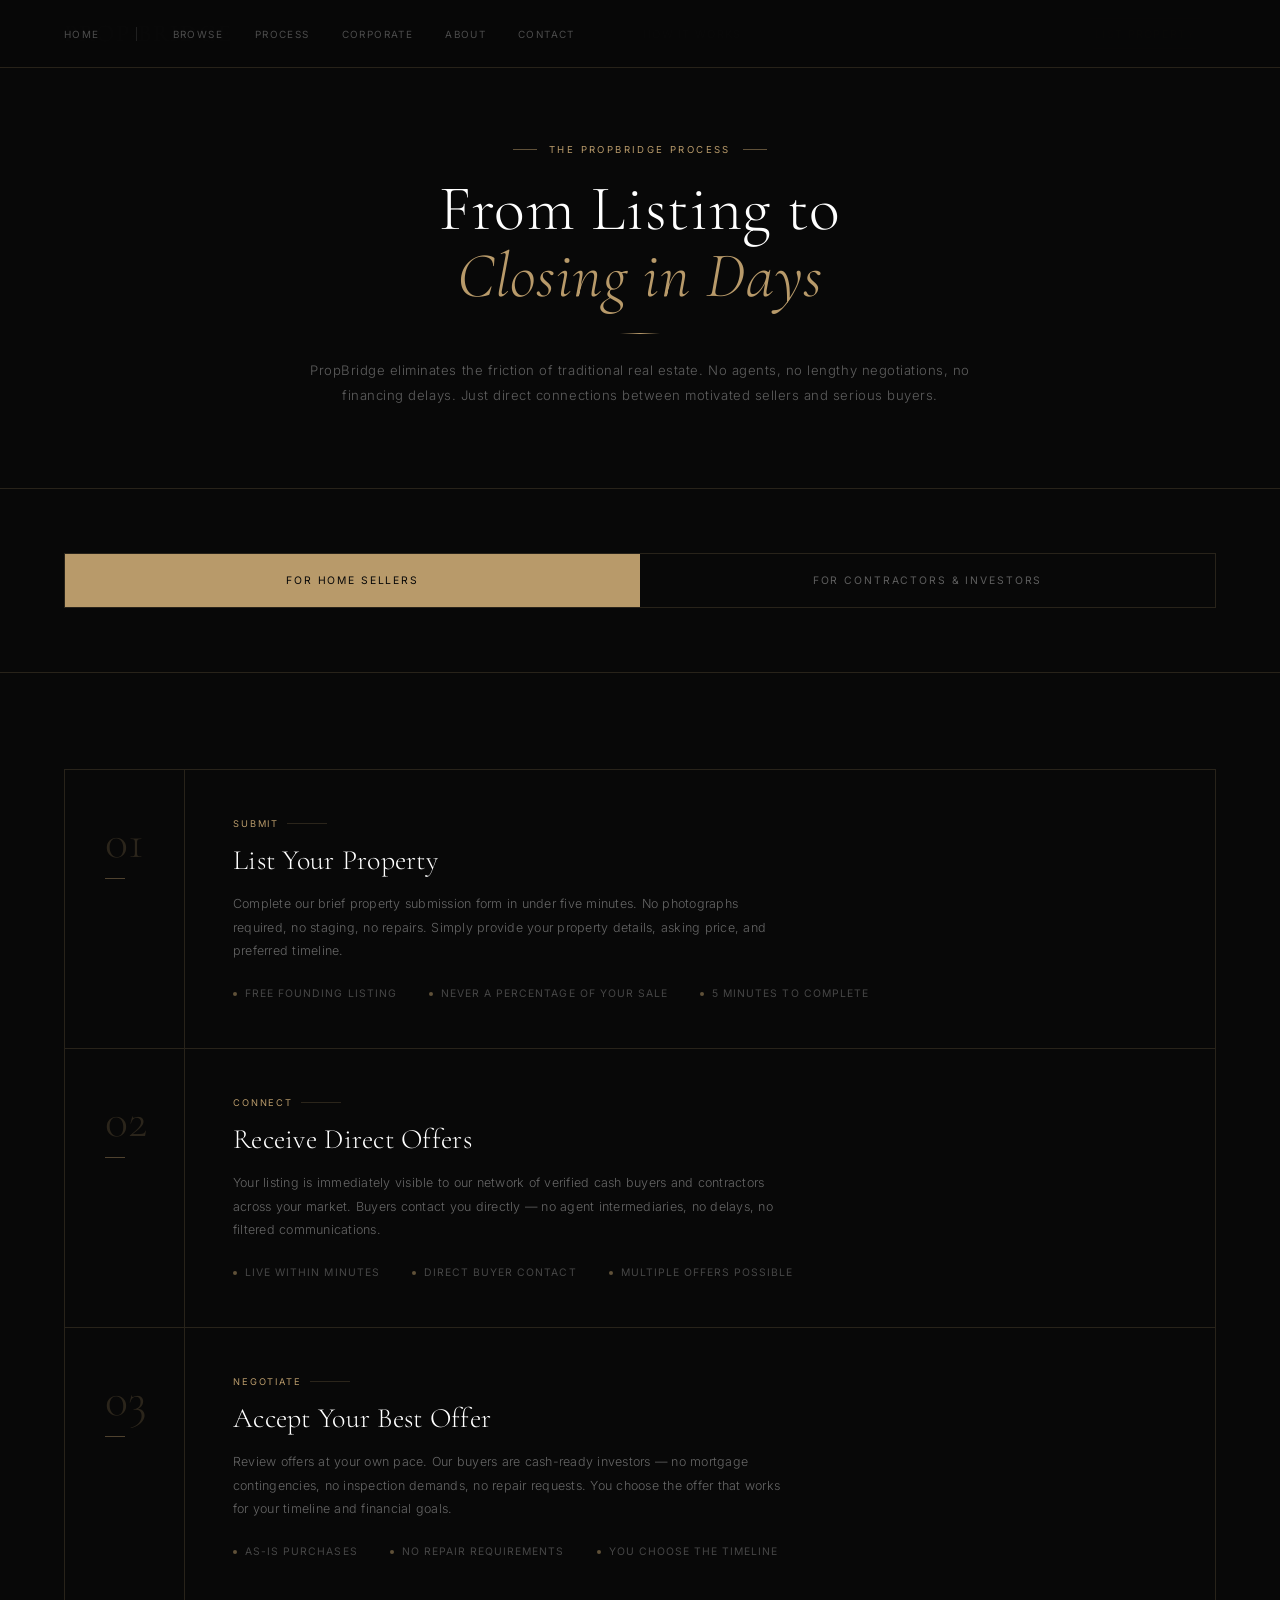
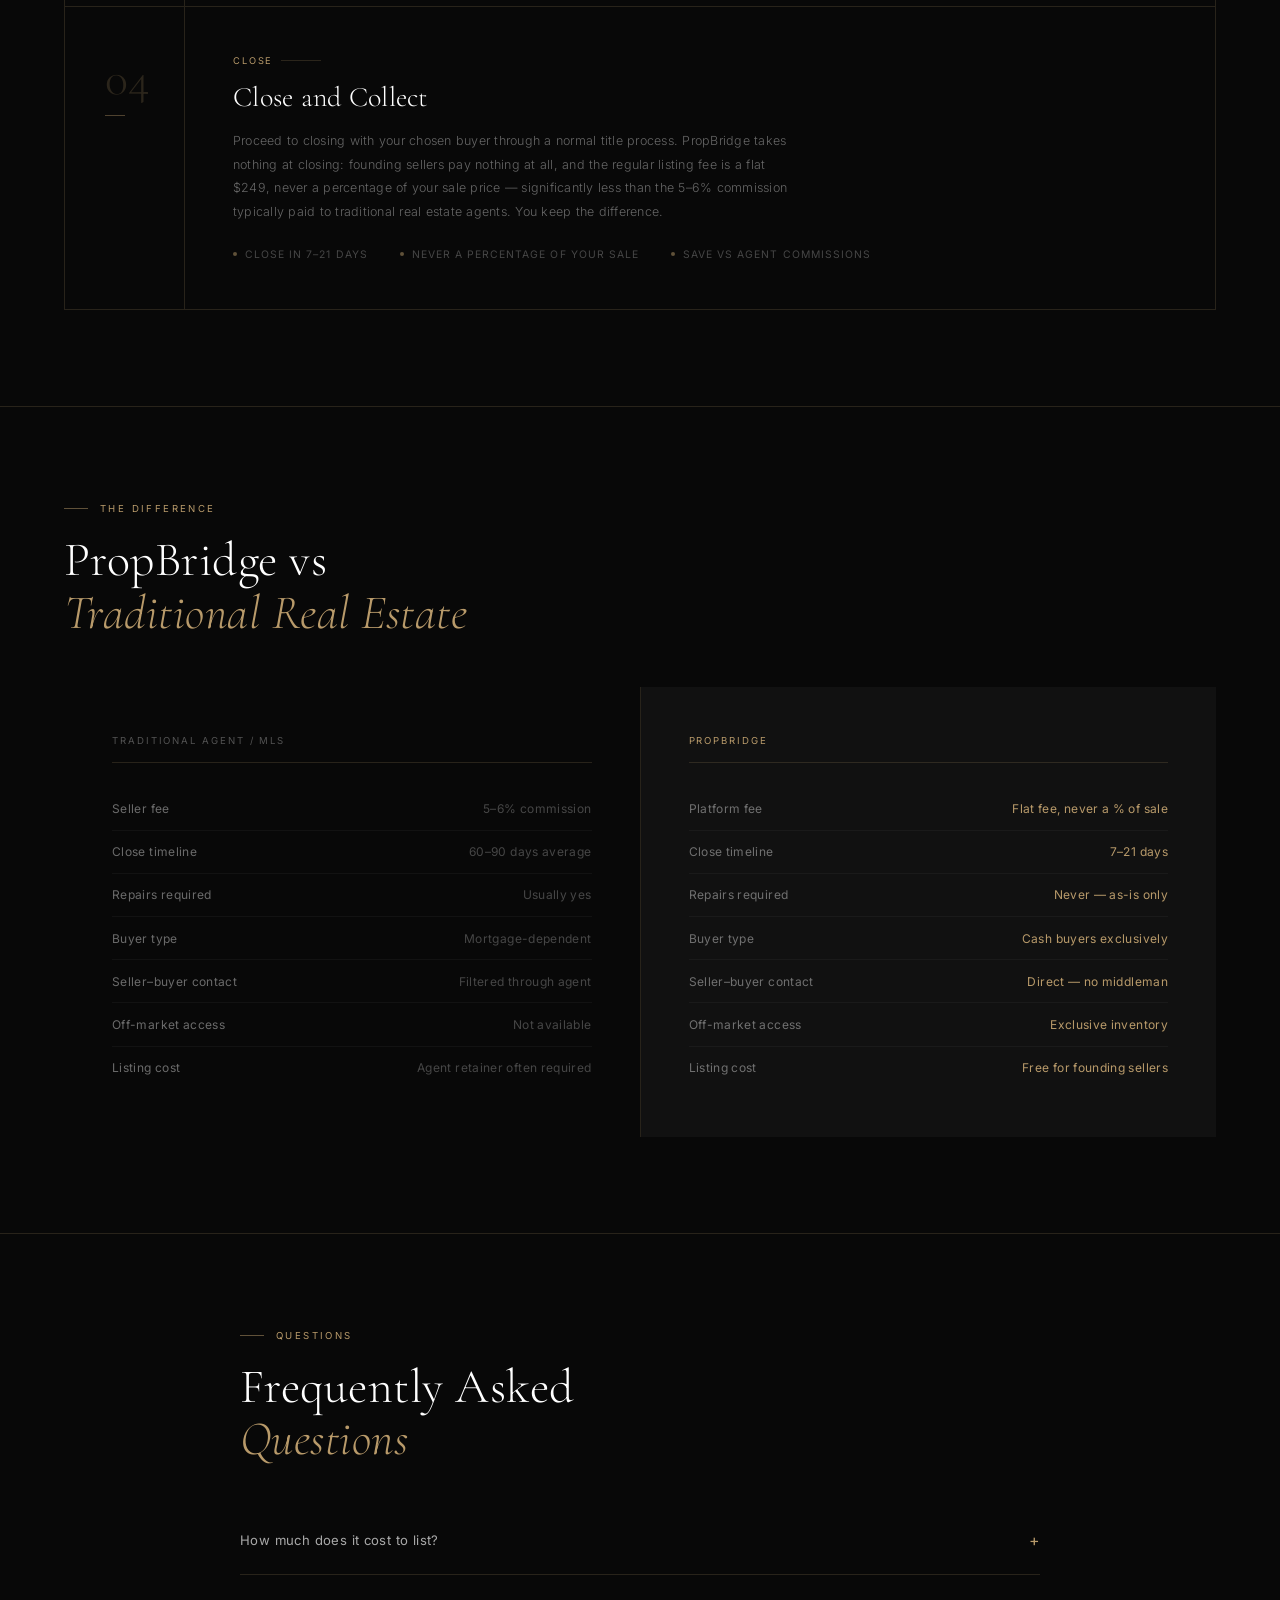
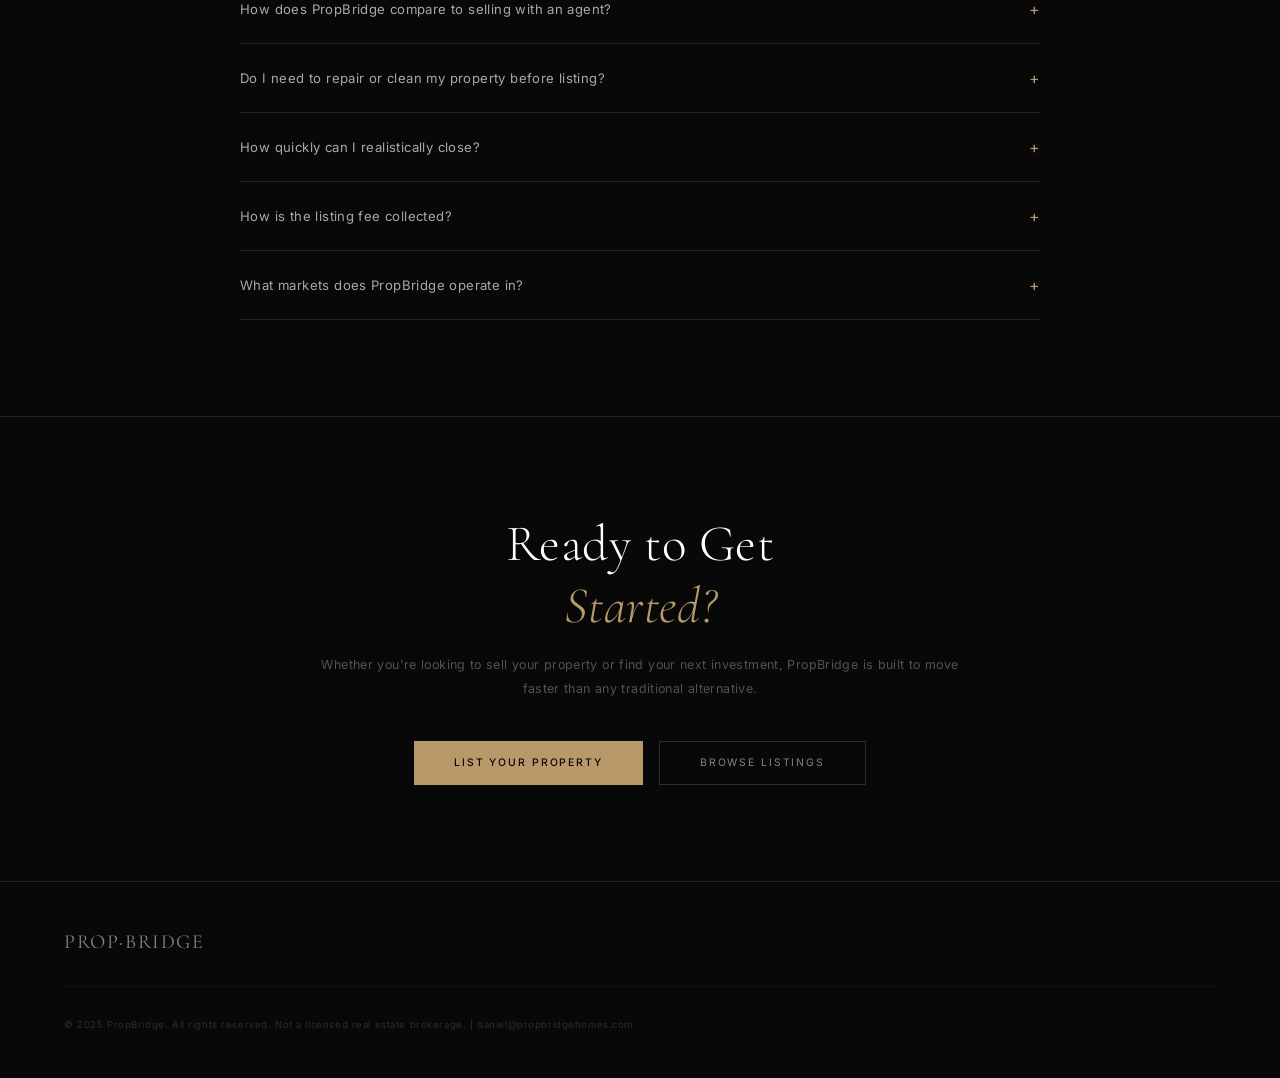
<file: how.html>
<!DOCTYPE html>
<html lang="en">
<head>
<meta charset="UTF-8">
<meta name="viewport" content="width=device-width, initial-scale=1.0">
<title>The Process — PropBridge</title>
<meta name="description" content="How PropBridge works. From listing to closing in as few as seven days. No agents, no delays, no compromise.">
<link rel="icon" type="image/svg+xml" href="/favicon.svg">
<link href="https://fonts.googleapis.com/css2?family=Cormorant+Garamond:ital,wght@0,300;0,400;0,500;0,600;1,300;1,400;1,500&family=Inter:wght@300;400;500&display=swap" rel="stylesheet">
<style>
*{margin:0;padding:0;box-sizing:border-box}
:root{
  --ink:#080808;--ink2:#111111;--ink3:#1A1A1A;
  --gold:#B89A6A;--gold2:#D4B483;
  --white:#FFFFFF;--muted:#6B6560;
  --border:rgba(184,154,106,0.18);--border2:rgba(255,255,255,0.07);
  --ff-h:'Cormorant Garamond',Georgia,serif;--ff-b:'Inter',system-ui,sans-serif;
}
html{scroll-behavior:smooth}
body{background:var(--ink);color:var(--white);font-family:var(--ff-b);overflow-x:hidden;-webkit-font-smoothing:antialiased}

nav{position:fixed;top:0;left:0;right:0;z-index:100;height:68px;display:flex;align-items:center;padding:0 5%;background:rgba(8,8,8,0.96);backdrop-filter:blur(20px);border-bottom:1px solid var(--border)}
.nav-inner{max-width:1280px;margin:0 auto;width:100%;display:flex;align-items:center;justify-content:space-between}
.logo{font-family:var(--ff-h);font-size:1.5rem;font-weight:400;color:var(--white);letter-spacing:0.08em;text-decoration:none;text-transform:uppercase}
.logo-dot{color:var(--gold)}
.nav-links{display:flex;align-items:center;gap:0}
.nav-links a{color:rgba(255,255,255,0.45);font-size:0.68rem;font-weight:400;text-decoration:none;padding:0.5rem 1rem;letter-spacing:0.12em;text-transform:uppercase;transition:color 0.3s}
.nav-links a:hover,.nav-links a.active{color:rgba(255,255,255,0.85)}
.nav-divider{width:1px;height:14px;background:rgba(255,255,255,0.1);margin:0 0.25rem}
.nav-cta{background:transparent!important;color:var(--gold)!important;border:1px solid rgba(184,154,106,0.4);padding:0.45rem 1.25rem!important;letter-spacing:0.12em!important;transition:all 0.3s!important}
.nav-cta:hover{background:rgba(184,154,106,0.08)!important;border-color:var(--gold)!important}

/* PAGE HEADER */
.page-header{padding:9rem 5% 5rem;border-bottom:1px solid var(--border);text-align:center}
.page-header-inner{max-width:720px;margin:0 auto}
.page-overline{font-size:0.6rem;letter-spacing:0.25em;text-transform:uppercase;color:var(--gold);margin-bottom:1.25rem;display:flex;align-items:center;justify-content:center;gap:12px}
.page-overline::before,.page-overline::after{content:'';width:24px;height:1px;background:var(--gold);opacity:0.5}
.page-title{font-family:var(--ff-h);font-size:clamp(2.75rem,5vw,4.5rem);font-weight:300;line-height:1.05;letter-spacing:0.01em;margin-bottom:1.5rem}
.page-title em{color:var(--gold);font-style:italic}
.page-rule{width:40px;height:1px;background:linear-gradient(90deg,transparent,var(--gold),transparent);margin:0 auto 1.5rem}
.page-sub{font-size:0.82rem;color:rgba(255,255,255,0.35);line-height:1.9;font-weight:300;letter-spacing:0.04em}

/* FOR WHO TOGGLE */
.toggle-section{padding:4rem 5%;border-bottom:1px solid var(--border)}
.toggle-inner{max-width:1280px;margin:0 auto;display:flex;gap:0;border:1px solid var(--border)}
.toggle-btn{flex:1;padding:1.25rem 2rem;font-size:0.65rem;font-weight:400;letter-spacing:0.18em;text-transform:uppercase;font-family:var(--ff-b);border:none;cursor:pointer;transition:all 0.3s;text-align:center}
.toggle-btn.active{background:var(--gold);color:var(--ink)}
.toggle-btn:not(.active){background:transparent;color:rgba(255,255,255,0.35)}
.toggle-btn:not(.active):hover{color:rgba(255,255,255,0.65)}

/* PROCESS STEPS */
.process-section{padding:6rem 5%}
.process-inner{max-width:1280px;margin:0 auto}
.process-panel{display:none}
.process-panel.active{display:block}

.steps-list{display:flex;flex-direction:column;gap:0;border:1px solid var(--border)}
.step-item{display:grid;grid-template-columns:120px 1fr;border-bottom:1px solid var(--border);transition:background 0.3s}
.step-item:last-child{border-bottom:none}
.step-item:hover{background:rgba(184,154,106,0.03)}
.step-left{padding:3rem 2.5rem;border-right:1px solid var(--border);display:flex;flex-direction:column;justify-content:flex-start;align-items:flex-start}
.step-num{font-family:var(--ff-h);font-size:3rem;font-weight:300;color:rgba(184,154,106,0.2);line-height:1;margin-bottom:0.75rem}
.step-line{width:20px;height:1px;background:var(--gold);opacity:0.4}
.step-right{padding:3rem}
.step-tag{font-size:0.58rem;letter-spacing:0.2em;text-transform:uppercase;color:var(--gold);margin-bottom:1rem;display:flex;align-items:center;gap:8px}
.step-tag::after{content:'';flex:1;height:1px;background:var(--gold);opacity:0.2;max-width:40px}
.step-right h3{font-family:var(--ff-h);font-size:1.75rem;font-weight:300;color:var(--white);margin-bottom:1rem;letter-spacing:0.01em;line-height:1.1}
.step-right p{font-size:0.78rem;color:rgba(255,255,255,0.38);line-height:1.9;font-weight:300;letter-spacing:0.02em;max-width:560px}
.step-detail{margin-top:1.5rem;display:flex;gap:2rem;flex-wrap:wrap}
.step-detail-item{display:flex;align-items:center;gap:0.5rem;font-size:0.65rem;letter-spacing:0.1em;text-transform:uppercase;color:rgba(255,255,255,0.25)}
.step-detail-dot{width:4px;height:4px;border-radius:50%;background:var(--gold);opacity:0.5;flex-shrink:0}

/* COMPARISON */
.compare-section{padding:6rem 5%;border-top:1px solid var(--border)}
.compare-inner{max-width:1280px;margin:0 auto}
.section-overline{font-size:0.6rem;letter-spacing:0.25em;text-transform:uppercase;color:var(--gold);margin-bottom:1.25rem;display:flex;align-items:center;gap:12px}
.section-overline::before{content:'';width:24px;height:1px;background:var(--gold);opacity:0.5}
.section-title{font-family:var(--ff-h);font-size:clamp(2rem,4vw,3rem);font-weight:300;line-height:1.1;letter-spacing:0.01em;margin-bottom:3rem}
.section-title em{color:var(--gold);font-style:italic}
.compare-grid{display:grid;grid-template-columns:1fr 1fr;gap:1px;background:var(--border)}
.compare-col{background:var(--ink);padding:3rem}
.compare-col.highlight{background:var(--ink2)}
.compare-col-label{font-size:0.6rem;letter-spacing:0.2em;text-transform:uppercase;color:rgba(255,255,255,0.3);margin-bottom:1.5rem;padding-bottom:1rem;border-bottom:1px solid var(--border)}
.compare-col-label.gold-label{color:var(--gold)}
.compare-row{display:flex;justify-content:space-between;align-items:center;padding:0.85rem 0;border-bottom:1px solid rgba(255,255,255,0.04);font-size:0.75rem}
.compare-row:last-child{border-bottom:none}
.compare-feature{color:rgba(255,255,255,0.4);letter-spacing:0.03em}
.compare-val{font-weight:400;color:rgba(255,255,255,0.6);letter-spacing:0.03em}
.compare-val.gold{color:var(--gold)}
.compare-val.dim{color:rgba(255,255,255,0.25)}

/* FAQ */
.faq-section{padding:6rem 5%;border-top:1px solid var(--border)}
.faq-inner{max-width:800px;margin:0 auto}
.faq-item{border-bottom:1px solid var(--border);cursor:pointer}
.faq-q{display:flex;justify-content:space-between;align-items:center;padding:1.5rem 0;font-size:0.82rem;font-weight:400;color:rgba(255,255,255,0.65);letter-spacing:0.03em;transition:color 0.3s}
.faq-item:hover .faq-q{color:var(--white)}
.faq-icon{color:var(--gold);font-size:1rem;transition:transform 0.3s;flex-shrink:0;margin-left:2rem}
.faq-icon.open{transform:rotate(45deg)}
.faq-a{font-size:0.75rem;color:rgba(255,255,255,0.3);line-height:1.9;padding-bottom:1.5rem;display:none;font-weight:300;letter-spacing:0.02em}
.faq-a.open{display:block}

/* CTA BANNER */
.cta-banner{padding:6rem 5%;border-top:1px solid var(--border);text-align:center}
.cta-banner-inner{max-width:640px;margin:0 auto}
.cta-banner h2{font-family:var(--ff-h);font-size:clamp(2rem,4vw,3.25rem);font-weight:300;margin-bottom:1rem;letter-spacing:0.01em}
.cta-banner h2 em{color:var(--gold);font-style:italic}
.cta-banner p{font-size:0.78rem;color:rgba(255,255,255,0.3);line-height:1.9;margin-bottom:2.5rem;letter-spacing:0.03em}
.cta-btns{display:flex;gap:1rem;justify-content:center;flex-wrap:wrap}
.btn-primary{background:var(--gold);color:var(--ink);padding:0.9rem 2.5rem;font-size:0.65rem;font-weight:500;letter-spacing:0.18em;text-transform:uppercase;border:none;cursor:pointer;font-family:var(--ff-b);transition:background 0.3s;text-decoration:none;display:inline-block}
.btn-primary:hover{background:var(--gold2)}
.btn-secondary{background:transparent;color:rgba(255,255,255,0.5);padding:0.9rem 2.5rem;font-size:0.65rem;font-weight:400;letter-spacing:0.18em;text-transform:uppercase;border:1px solid rgba(255,255,255,0.15);cursor:pointer;font-family:var(--ff-b);transition:all 0.3s;text-decoration:none;display:inline-block}
.btn-secondary:hover{color:var(--white);border-color:rgba(255,255,255,0.35)}

footer{border-top:1px solid var(--border);padding:3rem 5%}
.footer-inner{max-width:1280px;margin:0 auto;display:flex;align-items:center;justify-content:space-between;flex-wrap:wrap;gap:2rem}
.footer-logo{font-family:var(--ff-h);font-size:1.25rem;font-weight:400;color:rgba(255,255,255,0.5);letter-spacing:0.08em;text-transform:uppercase}
.footer-logo span{color:var(--gold)}
.footer-nav{display:flex;gap:2rem;flex-wrap:wrap}
.footer-nav a{font-size:0.62rem;letter-spacing:0.14em;text-transform:uppercase;color:rgba(255,255,255,0.28);text-decoration:none;transition:color 0.3s}
.footer-nav a:hover{color:rgba(255,255,255,0.6)}
.footer-legal{width:100%;font-size:0.6rem;letter-spacing:0.06em;color:rgba(255,255,255,0.15);padding-top:2rem;border-top:1px solid rgba(255,255,255,0.04)}


@media(max-width:768px){
  nav{padding:0 4%}
  .nav-links a:not(.nav-cta){display:none}
  .page-header{padding:8rem 4% 4rem}
  .process-section,.compare-section,.faq-section,.cta-banner{padding:4rem 4%}
  .toggle-section{padding:2rem 4%}
  .step-item{grid-template-columns:1fr}
  .step-left{padding:2rem 2rem 0;border-right:none;flex-direction:row;align-items:center;gap:1rem}
  .step-right{padding:1rem 2rem 2rem}
  .compare-grid{grid-template-columns:1fr}
  .fgrow{grid-template-columns:1fr}
}
</style>
<link rel="stylesheet" href="/modal.css">
</head>
<body>

<nav>
  <div class="nav-inner">
    <a href="/" class="logo">Prop<span class="logo-dot">·</span>Bridge</a>
        <div class="nav-links">
      <a href="/">Home</a>
      <div class="nav-divider"></div>
      <a href="/listings.html">Listings</a>
      <div class="nav-divider"></div>
      <a href="/how.html" class="active">How It Works</a>
      <div class="nav-divider"></div>
      <a href="/corporate.html">Corporate</a>
      <div class="nav-divider"></div>
      <a href="/about.html">About</a>
      <div class="nav-divider"></div>
      <a href="/contact.html">Contact</a>
      <div class="nav-divider"></div>
      <a href="#" onclick="openModal();return false" class="nav-cta">List Property</a>
    </div>
  </div>
</nav>

<div class="page-header">
  <div class="page-header-inner">
    <div class="page-overline">The PropBridge Process</div>
    <h1 class="page-title">From Listing to<br><em>Closing in Days</em></h1>
    <div class="page-rule"></div>
    <p class="page-sub">PropBridge eliminates the friction of traditional real estate. No agents, no lengthy negotiations, no financing delays. Just direct connections between motivated sellers and serious buyers.</p>
  </div>
</div>

<!-- TOGGLE -->
<div class="toggle-section">
  <div class="toggle-inner">
    <button class="toggle-btn active" onclick="showPanel('seller',this)">For Home Sellers</button>
    <button class="toggle-btn" onclick="showPanel('contractor',this)">For Contractors & Investors</button>
  </div>
</div>

<!-- PROCESS STEPS -->
<section class="process-section">
  <div class="process-inner">

    <!-- SELLER PANEL -->
    <div class="process-panel active" id="panel-seller">
      <div class="steps-list">
        <div class="step-item">
          <div class="step-left">
            <div class="step-num">01</div>
            <div class="step-line"></div>
          </div>
          <div class="step-right">
            <div class="step-tag">Submit</div>
            <h3>List Your Property</h3>
            <p>Complete our brief property submission form in under five minutes. No photographs required, no staging, no repairs. Simply provide your property details, asking price, and preferred timeline.</p>
            <div class="step-detail">
              <div class="step-detail-item"><div class="step-detail-dot"></div>Free founding listing</div>
              <div class="step-detail-item"><div class="step-detail-dot"></div>Never a percentage of your sale</div>
              <div class="step-detail-item"><div class="step-detail-dot"></div>5 minutes to complete</div>
            </div>
          </div>
        </div>
        <div class="step-item">
          <div class="step-left">
            <div class="step-num">02</div>
            <div class="step-line"></div>
          </div>
          <div class="step-right">
            <div class="step-tag">Connect</div>
            <h3>Receive Direct Offers</h3>
            <p>Your listing is immediately visible to our network of verified cash buyers and contractors across your market. Buyers contact you directly — no agent intermediaries, no delays, no filtered communications.</p>
            <div class="step-detail">
              <div class="step-detail-item"><div class="step-detail-dot"></div>Live within minutes</div>
              <div class="step-detail-item"><div class="step-detail-dot"></div>Direct buyer contact</div>
              <div class="step-detail-item"><div class="step-detail-dot"></div>Multiple offers possible</div>
            </div>
          </div>
        </div>
        <div class="step-item">
          <div class="step-left">
            <div class="step-num">03</div>
            <div class="step-line"></div>
          </div>
          <div class="step-right">
            <div class="step-tag">Negotiate</div>
            <h3>Accept Your Best Offer</h3>
            <p>Review offers at your own pace. Our buyers are cash-ready investors — no mortgage contingencies, no inspection demands, no repair requests. You choose the offer that works for your timeline and financial goals.</p>
            <div class="step-detail">
              <div class="step-detail-item"><div class="step-detail-dot"></div>As-is purchases</div>
              <div class="step-detail-item"><div class="step-detail-dot"></div>No repair requirements</div>
              <div class="step-detail-item"><div class="step-detail-dot"></div>You choose the timeline</div>
            </div>
          </div>
        </div>
        <div class="step-item">
          <div class="step-left">
            <div class="step-num">04</div>
            <div class="step-line"></div>
          </div>
          <div class="step-right">
            <div class="step-tag">Close</div>
            <h3>Close and Collect</h3>
            <p>Proceed to closing with your chosen buyer through a normal title process. PropBridge takes nothing at closing: founding sellers pay nothing at all, and the regular listing fee is a flat $249, never a percentage of your sale price — significantly less than the 5–6% commission typically paid to traditional real estate agents. You keep the difference.</p>
            <div class="step-detail">
              <div class="step-detail-item"><div class="step-detail-dot"></div>Close in 7–21 days</div>
              <div class="step-detail-item"><div class="step-detail-dot"></div>Never a percentage of your sale</div>
              <div class="step-detail-item"><div class="step-detail-dot"></div>Save vs agent commissions</div>
            </div>
          </div>
        </div>
      </div>
    </div>

    <!-- CONTRACTOR PANEL -->
    <div class="process-panel" id="panel-contractor">
      <div class="steps-list">
        <div class="step-item">
          <div class="step-left">
            <div class="step-num">01</div>
            <div class="step-line"></div>
          </div>
          <div class="step-right">
            <div class="step-tag">Register</div>
            <h3>Create Your Account</h3>
            <p>Register as a verified contractor or investor on PropBridge. Set your target markets, budget range, and property preferences. Access is a flat monthly subscription ($29/month for our first 25 Founding Members), never tied to whether you close a deal.</p>
            <div class="step-detail">
              <div class="step-detail-item"><div class="step-detail-dot"></div>From $29/month</div>
              <div class="step-detail-item"><div class="step-detail-dot"></div>Set market preferences</div>
              <div class="step-detail-item"><div class="step-detail-dot"></div>Instant access</div>
            </div>
          </div>
        </div>
        <div class="step-item">
          <div class="step-left">
            <div class="step-num">02</div>
            <div class="step-line"></div>
          </div>
          <div class="step-right">
            <div class="step-tag">Discover</div>
            <h3>Browse Off-Market Listings</h3>
            <p>Access properties that never reach the MLS. Our inventory includes motivated sellers, probate properties, pre-foreclosure opportunities, and FSBO listings across 10+ major markets — updated in real time.</p>
            <div class="step-detail">
              <div class="step-detail-item"><div class="step-detail-dot"></div>Off-market exclusives</div>
              <div class="step-detail-item"><div class="step-detail-dot"></div>10+ active markets</div>
              <div class="step-detail-item"><div class="step-detail-dot"></div>Real-time updates</div>
            </div>
          </div>
        </div>
        <div class="step-item">
          <div class="step-left">
            <div class="step-num">03</div>
            <div class="step-line"></div>
          </div>
          <div class="step-right">
            <div class="step-tag">Connect</div>
            <h3>Contact Sellers Directly</h3>
            <p>Reach motivated sellers without agent intermediaries. Make offers, ask questions, and negotiate terms directly. Our sellers are pre-qualified and ready to transact — no wasted time on unmotivated listings.</p>
            <div class="step-detail">
              <div class="step-detail-item"><div class="step-detail-dot"></div>Direct seller access</div>
              <div class="step-detail-item"><div class="step-detail-dot"></div>Pre-qualified leads</div>
              <div class="step-detail-item"><div class="step-detail-dot"></div>No agent delays</div>
            </div>
          </div>
        </div>
        <div class="step-item">
          <div class="step-left">
            <div class="step-num">04</div>
            <div class="step-line"></div>
          </div>
          <div class="step-right">
            <div class="step-tag">Close</div>
            <h3>Close Faster Than MLS</h3>
            <p>With cash-ready buyers and motivated sellers, PropBridge transactions close in 7–21 days on average. A flat subscription gives you ongoing access to an entire network of deal flow, never a percentage of any deal.</p>
            <div class="step-detail">
              <div class="step-detail-item"><div class="step-detail-dot"></div>7–21 day closings</div>
              <div class="step-detail-item"><div class="step-detail-dot"></div>Flat subscription, no % ever</div>
              <div class="step-detail-item"><div class="step-detail-dot"></div>No monthly subscription</div>
            </div>
          </div>
        </div>
      </div>
    </div>

  </div>
</section>

<!-- COMPARISON -->
<section class="compare-section">
  <div class="compare-inner">
    <div class="section-overline">The Difference</div>
    <h2 class="section-title">PropBridge vs<br><em>Traditional Real Estate</em></h2>
    <div class="compare-grid">
      <div class="compare-col">
        <div class="compare-col-label">Traditional Agent / MLS</div>
        <div class="compare-row"><span class="compare-feature">Seller fee</span><span class="compare-val dim">5–6% commission</span></div>
        <div class="compare-row"><span class="compare-feature">Close timeline</span><span class="compare-val dim">60–90 days average</span></div>
        <div class="compare-row"><span class="compare-feature">Repairs required</span><span class="compare-val dim">Usually yes</span></div>
        <div class="compare-row"><span class="compare-feature">Buyer type</span><span class="compare-val dim">Mortgage-dependent</span></div>
        <div class="compare-row"><span class="compare-feature">Seller–buyer contact</span><span class="compare-val dim">Filtered through agent</span></div>
        <div class="compare-row"><span class="compare-feature">Off-market access</span><span class="compare-val dim">Not available</span></div>
        <div class="compare-row"><span class="compare-feature">Listing cost</span><span class="compare-val dim">Agent retainer often required</span></div>
      </div>
      <div class="compare-col highlight">
        <div class="compare-col-label gold-label">PropBridge</div>
        <div class="compare-row"><span class="compare-feature">Platform fee</span><span class="compare-val gold">Flat fee, never a % of sale</span></div>
        <div class="compare-row"><span class="compare-feature">Close timeline</span><span class="compare-val gold">7–21 days</span></div>
        <div class="compare-row"><span class="compare-feature">Repairs required</span><span class="compare-val gold">Never — as-is only</span></div>
        <div class="compare-row"><span class="compare-feature">Buyer type</span><span class="compare-val gold">Cash buyers exclusively</span></div>
        <div class="compare-row"><span class="compare-feature">Seller–buyer contact</span><span class="compare-val gold">Direct — no middleman</span></div>
        <div class="compare-row"><span class="compare-feature">Off-market access</span><span class="compare-val gold">Exclusive inventory</span></div>
        <div class="compare-row"><span class="compare-feature">Listing cost</span><span class="compare-val gold">Free for founding sellers</span></div>
      </div>
    </div>
  </div>
</section>

<!-- FAQ -->
<section class="faq-section">
  <div class="faq-inner">
    <div class="section-overline">Questions</div>
    <h2 class="section-title" style="margin-bottom:2.5rem">Frequently Asked<br><em>Questions</em></h2>
    <div class="faq-item" onclick="tfaq(this)"><div class="faq-q">How much does it cost to list?<span class="faq-icon">+</span></div><div class="faq-a">Listing is free for our first 30 founding sellers. After that, it's a flat $249 one-time fee, regardless of your sale price and regardless of whether it sells. There are no percentage-based charges, no hidden fees, and no surprises.</div></div>
    <div class="faq-item" onclick="tfaq(this)"><div class="faq-q">How does PropBridge compare to selling with an agent?<span class="faq-icon">+</span></div><div class="faq-a">Traditional agents typically charge 5–6% commission, require 60–90 days to close, and demand repairs and staging. PropBridge listings are free for founding sellers (then a flat $249, regardless of sale price), connects you with cash buyers who close in 7–21 days, and requires absolutely no repairs or staging.</div></div>
    <div class="faq-item" onclick="tfaq(this)"><div class="faq-q">Do I need to repair or clean my property before listing?<span class="faq-icon">+</span></div><div class="faq-a">No. Our contractor buyers specialize in as-is acquisitions. They evaluate properties in their current condition and factor any renovation costs into their offers. You are not required to make any repairs, improvements, or even deep clean before listing.</div></div>
    <div class="faq-item" onclick="tfaq(this)"><div class="faq-q">How quickly can I realistically close?<span class="faq-icon">+</span></div><div class="faq-a">Most transactions on PropBridge close within 7–21 days from accepted offer. This is achievable because our buyers are cash investors — there is no mortgage approval process, no bank underwriting, and no financing contingencies that could delay closing.</div></div>
    <div class="faq-item" onclick="tfaq(this)"><div class="faq-q">How is the listing fee collected?<span class="faq-icon">+</span></div><div class="faq-a">Founding listings are free, so there is nothing to pay. Once the founding period ends, the flat $249 fee is paid upfront through secure Stripe checkout when you list, never tied to your sale price or whether the property sells.</div></div>
    <div class="faq-item" onclick="tfaq(this)"><div class="faq-q">What markets does PropBridge operate in?<span class="faq-icon">+</span></div><div class="faq-a">PropBridge is currently active in Houston, Atlanta, Memphis, Dallas, Detroit, Cleveland, Jacksonville, Birmingham, Kansas City, and Philadelphia — with additional markets being added regularly. If your market is not listed, contact us directly as we may still be able to facilitate a connection.</div></div>
  </div>
</section>

<!-- CTA -->
<section class="cta-banner">
  <div class="cta-banner-inner">
    <h2>Ready to Get<br><em>Started?</em></h2>
    <p>Whether you're looking to sell your property or find your next investment, PropBridge is built to move faster than any traditional alternative.</p>
    <div class="cta-btns">
      <button class="btn-primary" onclick="openModal()">List Your Property</button>
      <a href="/listings.html" class="btn-secondary">Browse Listings</a>
    </div>
  </div>
</section>

<footer>
  <div class="footer-inner">
    <div class="footer-logo">Prop<span>·</span>Bridge</div>
    <nav class="footer-nav">
      <a href="/">Home</a>
      <div class="nav-divider"></div>
      <a href="/listings.html">Browse</a>
      <a href="/how.html">Process</a>
      <a href="/corporate.html">Corporate</a>
      <a href="/about.html">About</a>
      <a href="/contact.html">Contact</a>
    </nav>
    <p class="footer-legal">© 2025 PropBridge. All rights reserved. Not a licensed real estate brokerage. | daniel@propbridgehomes.com</p>
  </div>
</footer>

<script>
function showPanel(panel,btn){
  document.querySelectorAll('.toggle-btn').forEach(b=>b.classList.remove('active'));
  document.querySelectorAll('.process-panel').forEach(p=>p.classList.remove('active'));
  btn.classList.add('active');
  document.getElementById('panel-'+panel).classList.add('active');
}

function tfaq(el){
  const a=el.querySelector('.faq-a'),i=el.querySelector('.faq-icon');
  a.classList.toggle('open');i.classList.toggle('open');
}
</script>
<script src="/modal.js"></script>
</body>
</html>
</file>
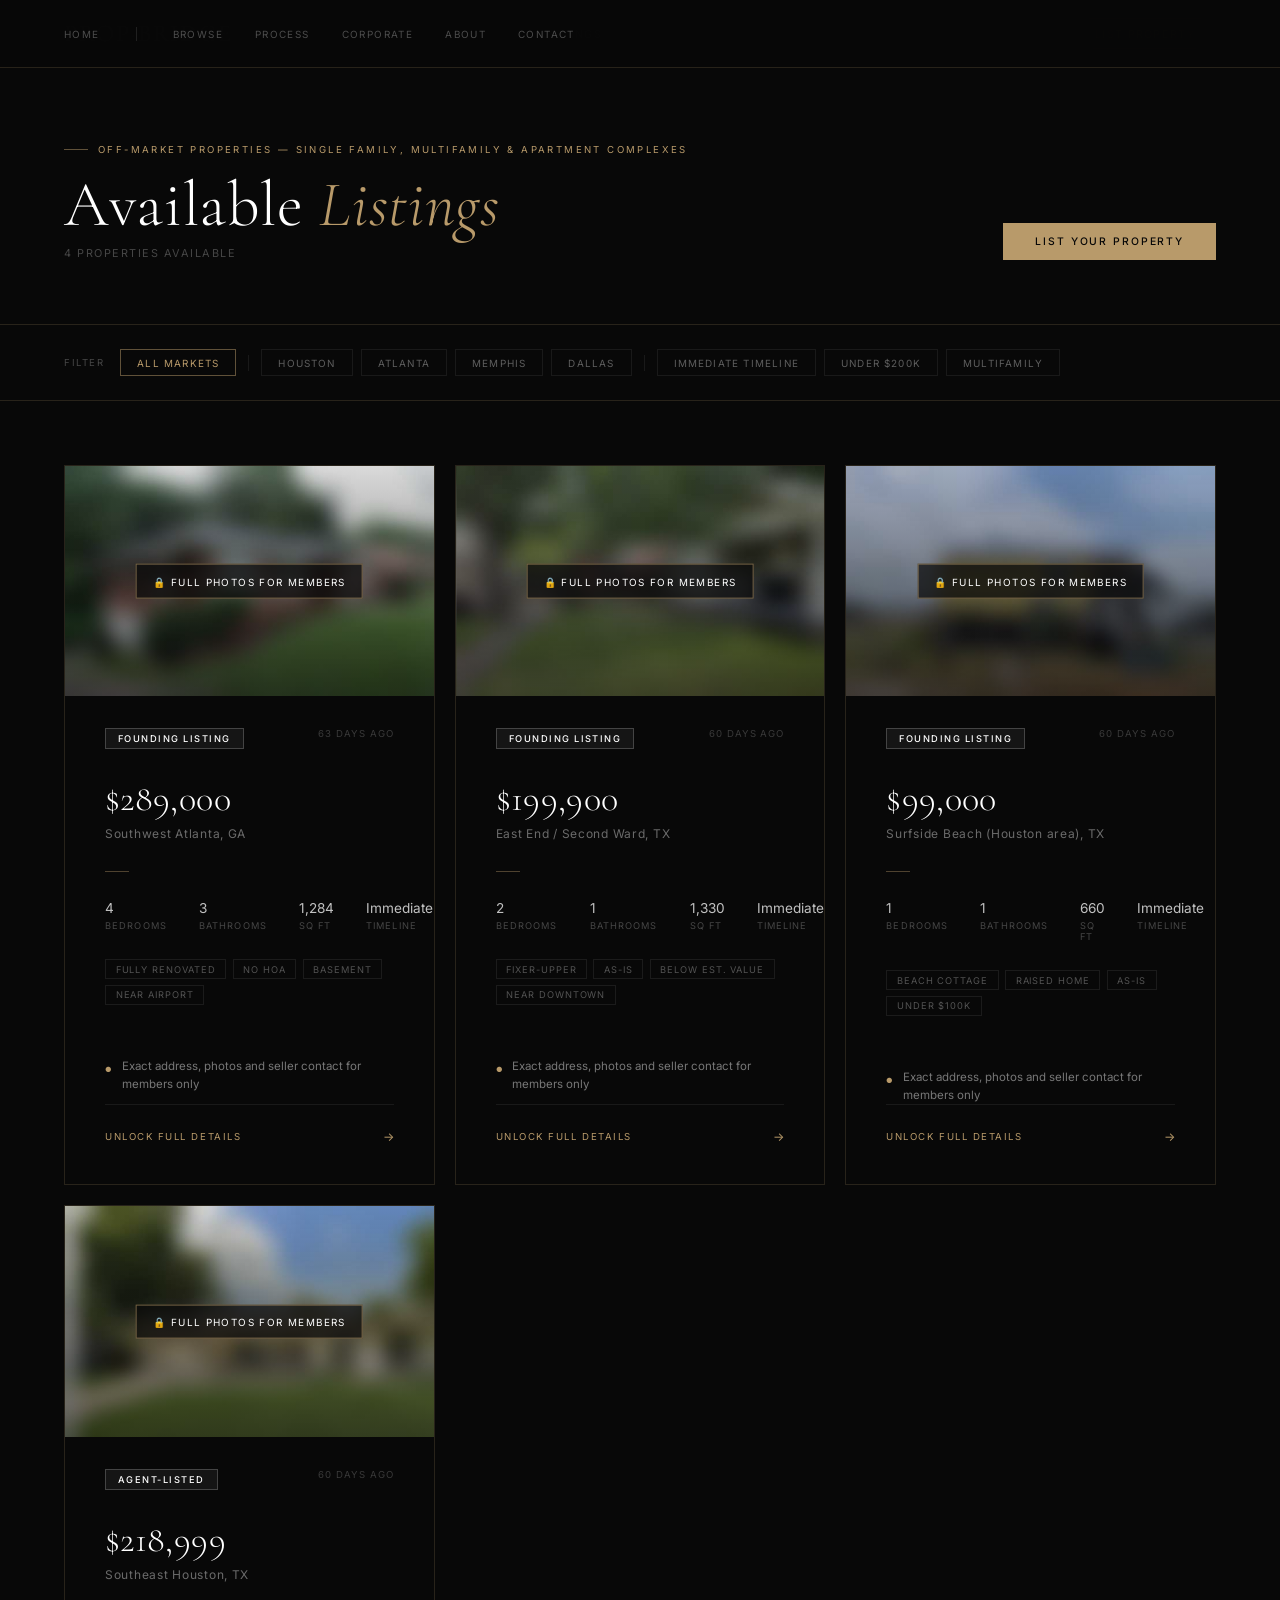
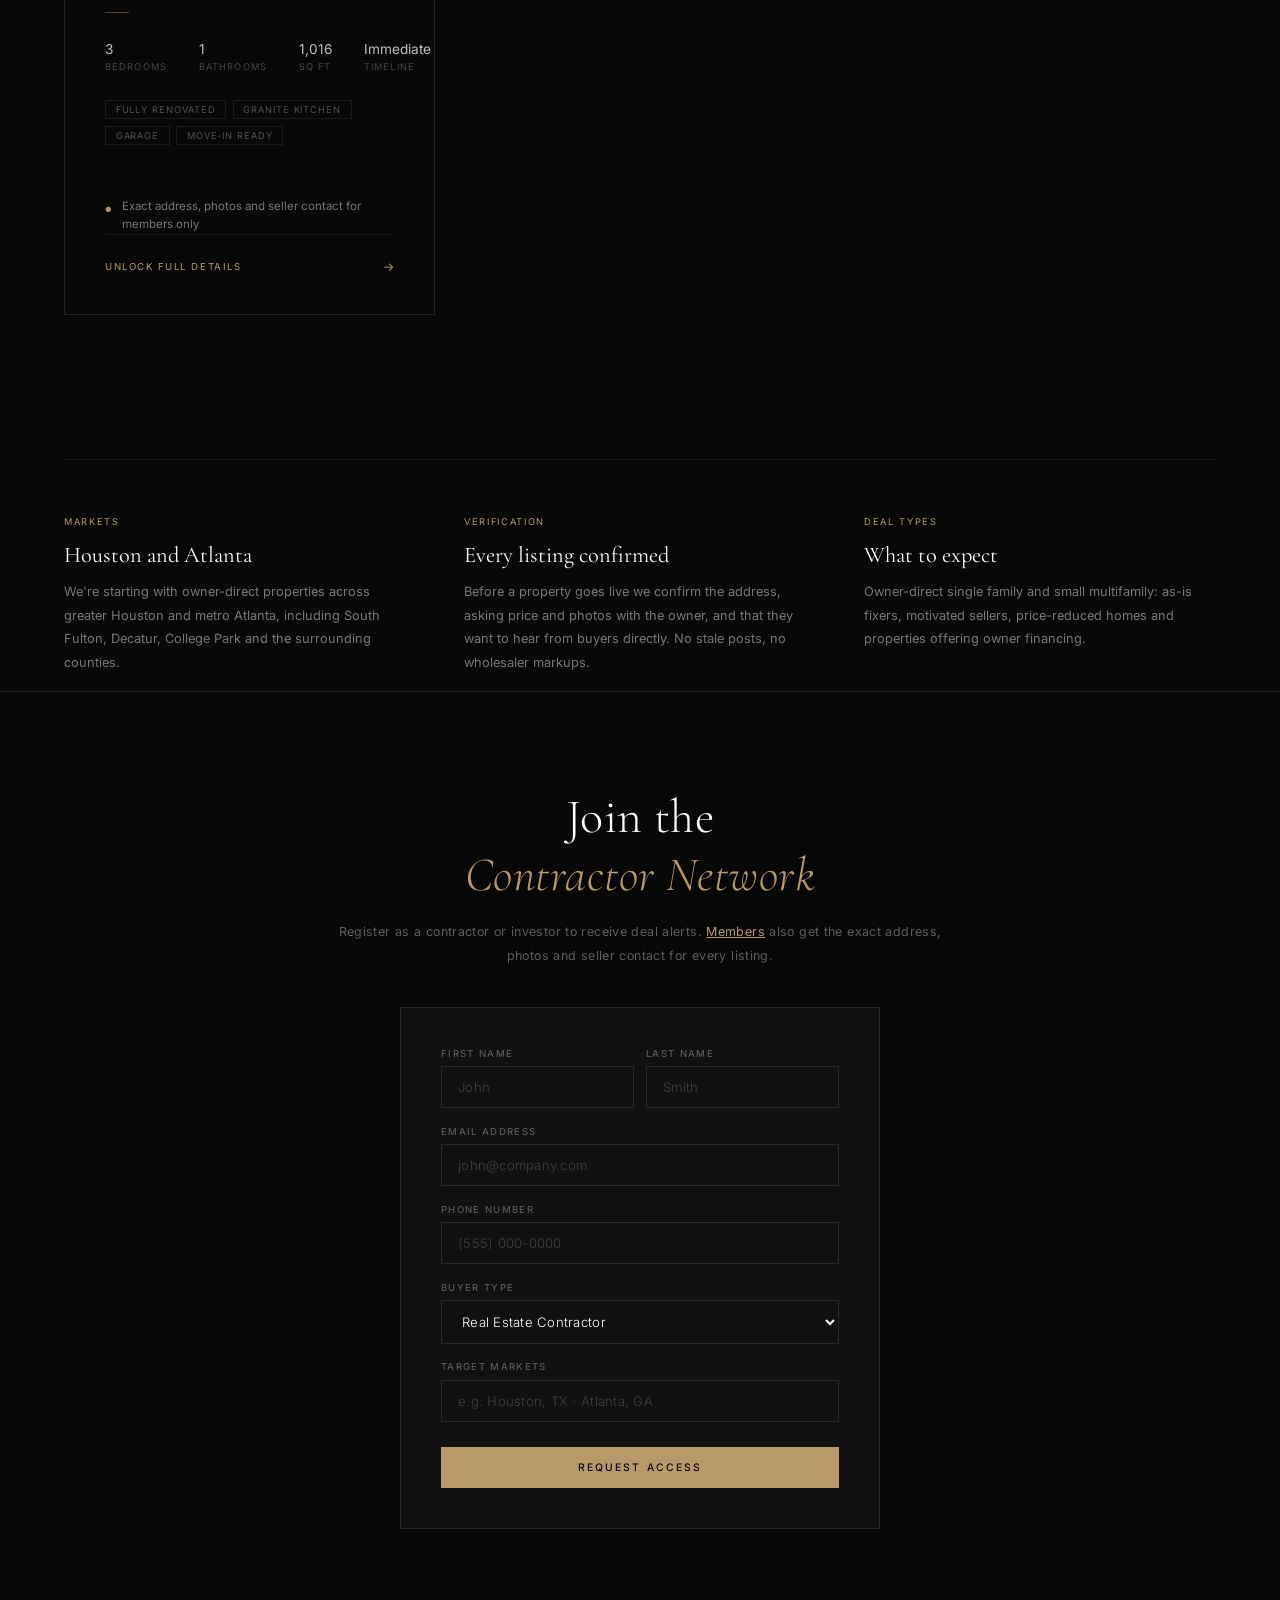
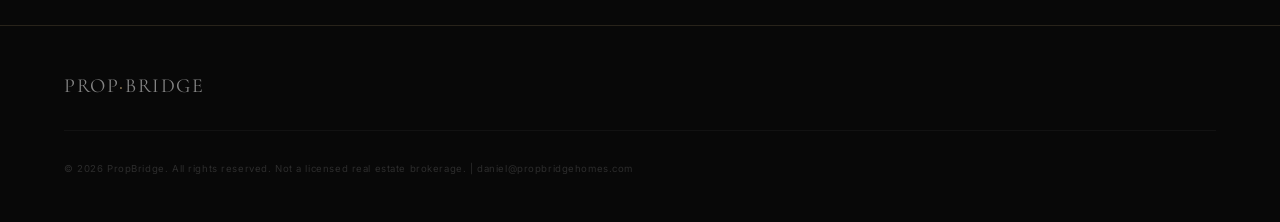
<file: listings.html>
<!DOCTYPE html>
<html lang="en">
<head>
<meta charset="UTF-8">
<meta name="viewport" content="width=device-width, initial-scale=1.0">
<title>Browse Listings — PropBridge</title>
<meta name="description" content="Browse off-market properties nationwide. Direct seller contact. Cash buyers only. No MLS, no agents.">
<link rel="icon" type="image/svg+xml" href="/favicon.svg">
<link href="https://fonts.googleapis.com/css2?family=Cormorant+Garamond:ital,wght@0,300;0,400;0,500;0,600;1,300;1,400;1,500&family=Inter:wght@300;400;500&display=swap" rel="stylesheet">
<style>
*{margin:0;padding:0;box-sizing:border-box}
:root{
  --ink:#080808;--ink2:#111111;--ink3:#1A1A1A;
  --gold:#B89A6A;--gold2:#D4B483;
  --white:#FFFFFF;--muted:#6B6560;
  --border:rgba(184,154,106,0.18);--border2:rgba(255,255,255,0.07);
  --ff-h:'Cormorant Garamond',Georgia,serif;--ff-b:'Inter',system-ui,sans-serif;
}
html{scroll-behavior:smooth}
body{background:var(--ink);color:var(--white);font-family:var(--ff-b);overflow-x:hidden;-webkit-font-smoothing:antialiased}

nav{position:fixed;top:0;left:0;right:0;z-index:100;height:68px;display:flex;align-items:center;padding:0 5%;background:rgba(8,8,8,0.96);backdrop-filter:blur(20px);border-bottom:1px solid var(--border)}
.nav-inner{max-width:1280px;margin:0 auto;width:100%;display:flex;align-items:center;justify-content:space-between}
.logo{font-family:var(--ff-h);font-size:1.5rem;font-weight:400;color:var(--white);letter-spacing:0.08em;text-decoration:none;text-transform:uppercase}
.logo-dot{color:var(--gold)}
.nav-links{display:flex;align-items:center;gap:0}
.nav-links a{color:rgba(255,255,255,0.45);font-size:0.68rem;font-weight:400;text-decoration:none;padding:0.5rem 1rem;letter-spacing:0.12em;text-transform:uppercase;transition:color 0.3s}
.nav-links a:hover,.nav-links a.active{color:rgba(255,255,255,0.85)}
.nav-divider{width:1px;height:14px;background:rgba(255,255,255,0.1);margin:0 0.25rem}
.nav-cta{background:transparent!important;color:var(--gold)!important;border:1px solid rgba(184,154,106,0.4);padding:0.45rem 1.25rem!important;letter-spacing:0.12em!important;transition:all 0.3s!important}
.nav-cta:hover{background:rgba(184,154,106,0.08)!important;border-color:var(--gold)!important}

/* PAGE HEADER */
.page-header{padding:9rem 5% 4rem;border-bottom:1px solid var(--border)}
.page-header-inner{max-width:1280px;margin:0 auto;display:flex;justify-content:space-between;align-items:flex-end;flex-wrap:wrap;gap:2rem}
.page-overline{font-size:0.6rem;letter-spacing:0.25em;text-transform:uppercase;color:var(--gold);margin-bottom:1rem;display:flex;align-items:center;gap:10px}
.page-overline::before{content:'';width:24px;height:1px;background:var(--gold);opacity:0.5}
.page-title{font-family:var(--ff-h);font-size:clamp(2.5rem,5vw,4rem);font-weight:300;line-height:1.05;letter-spacing:0.01em}
.page-title em{color:var(--gold);font-style:italic}
.page-count{font-size:0.68rem;letter-spacing:0.14em;text-transform:uppercase;color:rgba(255,255,255,0.25);margin-top:0.5rem}
.list-btn{background:var(--gold);color:var(--ink);padding:0.75rem 2rem;font-size:0.65rem;font-weight:500;letter-spacing:0.18em;text-transform:uppercase;border:none;cursor:pointer;font-family:var(--ff-b);transition:background 0.3s}
.list-btn:hover{background:var(--gold2)}

/* FILTERS */
.filters-bar{padding:1.5rem 5%;border-bottom:1px solid var(--border);background:var(--ink)}
.filters-inner{max-width:1280px;margin:0 auto;display:flex;align-items:center;gap:0.5rem;flex-wrap:wrap}
.filter-label{font-size:0.6rem;letter-spacing:0.16em;text-transform:uppercase;color:rgba(255,255,255,0.25);margin-right:0.5rem}
.fbtn{background:transparent;border:1px solid var(--border2);color:rgba(255,255,255,0.35);padding:0.4rem 1rem;font-size:0.62rem;font-weight:400;letter-spacing:0.12em;text-transform:uppercase;cursor:pointer;font-family:var(--ff-b);transition:all 0.25s}
.fbtn:hover,.fbtn.on{border-color:rgba(184,154,106,0.5);color:var(--gold)}
.filter-sep{width:1px;height:16px;background:var(--border2);margin:0 0.25rem}

/* LISTINGS GRID */
.listings-section{padding:4rem 5%}
.listings-inner{max-width:1280px;margin:0 auto}
.listings-grid{display:grid;grid-template-columns:repeat(auto-fill,minmax(360px,1fr));gap:1.25rem;background:transparent}
.lcard{background:var(--ink);padding:2.5rem;position:relative;transition:background 0.3s;display:flex;flex-direction:column;border:1px solid var(--border)}
.lcard:hover{background:var(--ink2)}
.lcard.clickable{cursor:pointer}
.lcard::after{content:'';position:absolute;bottom:0;left:0;right:0;height:1px;background:linear-gradient(90deg,transparent,var(--gold),transparent);opacity:0;transition:opacity 0.3s}
.lcard:hover::after{opacity:0.3}
.lcard-photo{display:block;position:relative;margin:-2.5rem -2.5rem 2rem;aspect-ratio:16/10;background-size:cover;background-position:center;text-decoration:none;overflow:hidden}
.lcard-photo::after{content:'';position:absolute;inset:0;background:linear-gradient(180deg,rgba(8,8,8,0.15),rgba(8,8,8,0.65))}
.lcard-photo.no-photo{background:repeating-linear-gradient(135deg,rgba(184,154,106,0.06) 0 12px,rgba(184,154,106,0.02) 12px 24px),#0d0c0a}
.lock-badge{position:absolute;z-index:1;left:50%;top:50%;transform:translate(-50%,-50%);white-space:nowrap;font-size:0.62rem;letter-spacing:0.14em;text-transform:uppercase;color:#fff;background:rgba(8,8,8,0.7);border:1px solid rgba(184,154,106,0.6);padding:0.65rem 1rem;transition:background 0.3s}
.lcard-photo:hover .lock-badge{background:rgba(184,154,106,0.9);color:#080808}
.lcard-top{display:flex;justify-content:space-between;align-items:flex-start;margin-bottom:2rem}
.lcard-badge{font-size:0.58rem;font-weight:500;letter-spacing:0.16em;text-transform:uppercase;color:var(--gold);padding:0.25rem 0.75rem;border:1px solid rgba(184,154,106,0.3)}
.lcard-badge.urgent{color:#fff;border-color:rgba(255,255,255,0.2);background:rgba(255,255,255,0.05)}
.lcard-date{font-size:0.6rem;letter-spacing:0.1em;color:rgba(255,255,255,0.2);text-transform:uppercase}
.lcard-price{font-family:var(--ff-h);font-size:2.25rem;font-weight:300;color:var(--white);letter-spacing:0.01em;margin-bottom:0.5rem;line-height:1}
.lcard-addr{font-size:0.75rem;color:rgba(255,255,255,0.4);letter-spacing:0.06em;margin-bottom:1.75rem;line-height:1.5}
.lcard-rule{width:24px;height:1px;background:var(--gold);opacity:0.4;margin-bottom:1.75rem}
.lcard-specs{display:flex;gap:2rem;margin-bottom:1.75rem}
.spec{display:flex;flex-direction:column;gap:4px}
.spec-val{font-size:0.85rem;font-weight:400;color:rgba(255,255,255,0.75)}
.spec-lbl{font-size:0.58rem;letter-spacing:0.12em;text-transform:uppercase;color:rgba(255,255,255,0.25)}
.lcard-tags{display:flex;gap:0.4rem;flex-wrap:wrap;margin-bottom:2rem}
.ltag{font-size:0.58rem;letter-spacing:0.1em;text-transform:uppercase;color:rgba(255,255,255,0.3);padding:0.2rem 0.6rem;border:1px solid rgba(255,255,255,0.08)}
.lcard-lock{display:flex;gap:0.6rem;align-items:flex-start;font-size:0.72rem;line-height:1.6;color:rgba(255,255,255,0.45);margin:1.25rem 0 0}
.lock-ico{color:var(--gold);font-size:0.45rem;margin-top:0.45rem}
.lcard-cta{text-decoration:none;cursor:pointer;margin-top:auto;display:flex;align-items:center;justify-content:space-between;padding-top:1.5rem;border-top:1px solid var(--border2)}
.lcard-cta-text{font-size:0.6rem;letter-spacing:0.16em;text-transform:uppercase;color:var(--gold);text-decoration:none;transition:letter-spacing 0.3s}
.lcard:hover .lcard-cta-text{letter-spacing:0.22em}
.lcard-arrow{color:var(--gold);font-size:0.75rem;transition:transform 0.3s}
.lcard:hover .lcard-arrow{transform:translateX(4px)}

/* EMPTY STATE */
.empty{text-align:center;padding:5rem 2rem;grid-column:1/-1;background:var(--ink,#080808)}
.empty-line{width:40px;height:1px;background:var(--gold);opacity:0.3;margin:0 auto 2rem}
.empty h3{font-family:var(--ff-h);font-size:1.75rem;font-weight:300;margin-bottom:0.75rem;color:rgba(255,255,255,0.85)}
.empty p{font-size:0.8rem;color:rgba(255,255,255,0.5);letter-spacing:0.04em;line-height:1.8}

/* REGISTER CTA */
.register-cta{padding:6rem 5%;border-top:1px solid var(--border);text-align:center}
.register-cta-inner{max-width:640px;margin:0 auto}
.register-cta h2{font-family:var(--ff-h);font-size:clamp(2rem,4vw,3rem);font-weight:300;margin-bottom:1rem;letter-spacing:0.01em}
.register-cta h2 em{color:var(--gold);font-style:italic}
.register-cta p{font-size:0.78rem;color:rgba(255,255,255,0.35);line-height:1.9;margin-bottom:2.5rem;letter-spacing:0.03em}
.register-form{background:var(--ink2);border:1px solid var(--border);padding:2.5rem;text-align:left;max-width:480px;margin:0 auto}
.fgroup{margin-bottom:1rem}
.fgroup label{display:block;font-size:0.6rem;font-weight:500;text-transform:uppercase;letter-spacing:0.14em;color:rgba(255,255,255,0.3);margin-bottom:0.4rem}
.fgroup input,.fgroup select{width:100%;padding:0.7rem 1rem;background:transparent;border:1px solid rgba(255,255,255,0.1);color:var(--white);font-family:var(--ff-b);font-size:0.82rem;font-weight:300;outline:none;transition:border-color 0.3s}
.fgroup input:focus,.fgroup select:focus{border-color:rgba(184,154,106,0.5)}
.fgroup input::placeholder{color:rgba(255,255,255,0.18)}
.fgroup select option{background:var(--ink2)}
.fgrow{display:grid;grid-template-columns:1fr 1fr;gap:0.75rem}
.reg-submit{width:100%;background:var(--gold);color:var(--ink);padding:0.875rem;font-size:0.65rem;font-weight:500;letter-spacing:0.2em;text-transform:uppercase;font-family:var(--ff-b);border:none;cursor:pointer;transition:background 0.3s;margin-top:0.5rem}
.reg-submit:hover{background:var(--gold2)}
.reg-success{display:none;text-align:center;padding:2rem 0}
.reg-success h3{font-family:var(--ff-h);font-size:1.5rem;font-weight:300;margin-bottom:0.5rem}
.reg-success p{font-size:0.75rem;color:rgba(255,255,255,0.35);letter-spacing:0.04em}

footer{border-top:1px solid var(--border);padding:3rem 5%}
.footer-inner{max-width:1280px;margin:0 auto;display:flex;align-items:center;justify-content:space-between;flex-wrap:wrap;gap:2rem}
.footer-logo{font-family:var(--ff-h);font-size:1.25rem;font-weight:400;color:rgba(255,255,255,0.5);letter-spacing:0.08em;text-transform:uppercase}
.footer-logo span{color:var(--gold)}
.footer-nav{display:flex;gap:2rem;flex-wrap:wrap}
.footer-nav a{font-size:0.62rem;letter-spacing:0.14em;text-transform:uppercase;color:rgba(255,255,255,0.28);text-decoration:none;transition:color 0.3s}
.footer-nav a:hover{color:rgba(255,255,255,0.6)}
.footer-legal{width:100%;font-size:0.6rem;letter-spacing:0.06em;color:rgba(255,255,255,0.15);padding-top:2rem;border-top:1px solid rgba(255,255,255,0.04)}


@media(max-width:768px){
  nav{padding:0 4%}
  .nav-links a:not(.nav-cta){display:none}
  .listings-grid{grid-template-columns:1fr}
  .fgrow{grid-template-columns:1fr}
  .page-header{padding:8rem 4% 3rem}
  .listings-section,.register-cta{padding:3rem 4%}
  .filters-bar{padding:1.25rem 4%}
}

/* Founding-stage engagement: sample card, alert signup, coverage */
.sample-card{border:1px dashed rgba(184,154,106,0.55)!important}
.sample-flag{position:absolute;top:-0.7rem;left:1.5rem;background:var(--gold);color:var(--ink);font-size:0.58rem;font-weight:500;letter-spacing:0.16em;text-transform:uppercase;padding:0.3rem 0.7rem}
.sample-photos{display:grid;grid-template-columns:repeat(3,1fr);gap:0.4rem;margin:1.25rem 0 0.5rem}
.sample-photos div{aspect-ratio:4/3;border:1px solid var(--border2);display:flex;align-items:center;justify-content:center;font-size:0.55rem;letter-spacing:0.14em;text-transform:uppercase;color:rgba(255,255,255,0.25)}
.member-row{display:flex;justify-content:space-between;gap:1rem;font-size:0.75rem;padding:0.55rem 0;border-top:1px solid var(--border2)}
.member-row span:first-child{color:rgba(255,255,255,0.35);letter-spacing:0.06em}
.member-row span:last-child{color:rgba(255,255,255,0.75);text-align:right}
.notify{grid-column:span 2;border:1px solid var(--border);padding:3rem;display:flex;flex-direction:column;justify-content:center}
.notify .eyebrow{font-size:0.6rem;letter-spacing:0.18em;text-transform:uppercase;color:var(--gold);margin-bottom:1rem}
.notify h3{font-family:var(--ff-h);font-weight:300;font-size:2.2rem;line-height:1.15;margin-bottom:0.9rem}
.notify p{font-size:0.82rem;color:rgba(255,255,255,0.5);line-height:1.8;max-width:520px}
.notify form{display:flex;gap:0.75rem;margin-top:1.75rem;max-width:520px}
.notify input{flex:1;background:transparent;border:1px solid rgba(184,154,106,0.35);color:var(--white);padding:0.9rem 1rem;font-family:var(--ff-b);font-size:0.85rem}
.notify input:focus{outline:none;border-color:var(--gold)}
.notify button{background:var(--gold);color:var(--ink);border:none;padding:0 1.5rem;font-size:0.62rem;font-weight:500;letter-spacing:0.16em;text-transform:uppercase;cursor:pointer;font-family:var(--ff-b)}
.notify button:hover{background:var(--gold2)}
.notify-msg{font-size:0.78rem;margin-top:1rem;min-height:1.2em;color:var(--gold2)}
.spots{display:flex;align-items:center;gap:1rem;margin-top:2.25rem;padding-top:1.75rem;border-top:1px solid var(--border2);font-size:0.78rem;color:rgba(255,255,255,0.6)}
.spots strong{font-family:var(--ff-h);font-weight:400;font-size:1.9rem;color:var(--gold)}
.spots a{color:var(--gold);margin-left:auto;font-size:0.62rem;letter-spacing:0.16em;text-transform:uppercase;text-decoration:none}
.coverage{padding:5rem 5% 1rem}
.coverage-inner{max-width:1280px;margin:0 auto;display:grid;grid-template-columns:repeat(3,1fr);gap:3rem;border-top:1px solid var(--border2);padding-top:3.5rem}
.coverage h4{font-family:var(--ff-h);font-weight:400;font-size:1.4rem;margin-bottom:0.75rem}
.coverage p{font-size:0.8rem;color:rgba(255,255,255,0.45);line-height:1.85}
.coverage .k{font-size:0.58rem;letter-spacing:0.18em;text-transform:uppercase;color:var(--gold);margin-bottom:0.9rem}
@media(max-width:900px){.notify{grid-column:span 1;padding:2rem 1.5rem}.notify form{flex-direction:column}.notify button{padding:0.9rem}.coverage-inner{grid-template-columns:1fr;gap:2rem}}
</style>
<link rel="stylesheet" href="/modal.css">
</head>
<body>

<nav>
  <div class="nav-inner">
    <a href="/" class="logo">Prop<span class="logo-dot">·</span>Bridge</a>
        <div class="nav-links">
      <a href="/">Home</a>
      <div class="nav-divider"></div>
      <a href="/listings.html" class="active">Listings</a>
      <div class="nav-divider"></div>
      <a href="/how.html">How It Works</a>
      <div class="nav-divider"></div>
      <a href="/corporate.html">Corporate</a>
      <div class="nav-divider"></div>
      <a href="/about.html">About</a>
      <div class="nav-divider"></div>
      <a href="/contact.html">Contact</a>
      <div class="nav-divider"></div>
      <a href="#" onclick="openModal();return false" class="nav-cta">List Property</a>
    </div>
  </div>
</nav>

<div class="page-header">
  <div class="page-header-inner">
    <div>
      <div class="page-overline">Off-Market Properties — Single Family, Multifamily & Apartment Complexes</div>
      <h1 class="page-title">Available <em>Listings</em></h1>
      <p class="page-count" id="listing-count">Loading properties...</p>
    </div>
    <button class="list-btn" onclick="openModal()">List Your Property</button>
  </div>
</div>

<div class="filters-bar">
  <div class="filters-inner">
    <span class="filter-label">Filter</span>
    <button class="fbtn on" onclick="filterL('all',this)">All Markets</button>
    <div class="filter-sep"></div>
    <button class="fbtn" onclick="filterL('Houston',this)">Houston</button>
    <button class="fbtn" onclick="filterL('Atlanta',this)">Atlanta</button>
    <button class="fbtn" onclick="filterL('Memphis',this)">Memphis</button>
    <button class="fbtn" onclick="filterL('Dallas',this)">Dallas</button>
    <div class="filter-sep"></div>
    <button class="fbtn" onclick="filterL('asap',this)">Immediate Timeline</button>
    <button class="fbtn" onclick="filterL('u200',this)">Under $200K</button>
      <button class="fbtn" onclick="filterL('multi',this)">Multifamily</button>
  </div>
</div>

<section class="listings-section">
  <div class="listings-inner">
    <div class="listings-grid" id="lg"></div>
  </div>
</section>

<section class="coverage" aria-label="How PropBridge listings work">
  <div class="coverage-inner">
    <div><div class="k">Markets</div><h4>Houston and Atlanta</h4><p>We're starting with owner-direct properties across greater Houston and metro Atlanta, including South Fulton, Decatur, College Park and the surrounding counties.</p></div>
    <div><div class="k">Verification</div><h4>Every listing confirmed</h4><p>Before a property goes live we confirm the address, asking price and photos with the owner, and that they want to hear from buyers directly. No stale posts, no wholesaler markups.</p></div>
    <div><div class="k">Deal types</div><h4>What to expect</h4><p>Owner-direct single family and small multifamily: as-is fixers, motivated sellers, price-reduced homes and properties offering owner financing.</p></div>
  </div>
</section>

<section class="register-cta" id="register">
  <div class="register-cta-inner">
    <h2>Join the<br><em>Contractor Network</em></h2>
    <p>Register as a contractor or investor to receive deal alerts. <a href="/buyers.html" style="color:var(--gold)">Members</a> also get the exact address, photos and seller contact for every listing.</p>
    <div class="register-form">
      <div id="rform">
        <div class="fgrow">
          <div class="fgroup"><label>First Name</label><input type="text" id="rf" placeholder="John"></div>
          <div class="fgroup"><label>Last Name</label><input type="text" id="rl" placeholder="Smith"></div>
        </div>
        <div class="fgroup"><label>Email Address</label><input type="email" id="re" placeholder="john@company.com"></div>
        <div class="fgroup"><label>Phone Number</label><input type="tel" id="rp" placeholder="(555) 000-0000"></div>
        <div class="fgroup"><label>Buyer Type</label>
          <select id="rr"><option>Real Estate Contractor</option><option>Property Investor</option><option>House Flipper</option><option>Wholesale Buyer</option><option>Institutional Buyer</option></select>
        </div>
        <div class="fgroup"><label>Target Markets</label><input type="text" id="rm" placeholder="e.g. Houston, TX · Atlanta, GA"></div>
        <button class="reg-submit" onclick="submitReg()">Request Access</button>
      </div>
      <div class="reg-success" id="rsucc">
        <h3>Access Requested</h3>
        <p>Thanks! We'll reach out within 24 hours with deal alerts for your markets. Want full addresses and seller contacts? <a href="/buyers.html" style="color:var(--gold)">Become a Member</a>.</p>
      </div>
    </div>
  </div>
</section>

<footer>
  <div class="footer-inner">
    <div class="footer-logo">Prop<span>·</span>Bridge</div>
    <nav class="footer-nav">
      <a href="/">Home</a>
      <div class="nav-divider"></div>
      <a href="/listings.html">Browse</a>
      <a href="/how.html">Process</a>
      <a href="/corporate.html">Corporate</a>
      <a href="/about.html">About</a>
      <a href="/contact.html">Contact</a>
    </nav>
    <p class="footer-legal">© 2026 PropBridge. All rights reserved. Not a licensed real estate brokerage. | daniel@propbridgehomes.com</p>
  </div>
</footer>

<script>
const BE='https://propbridge-backend-production.up.railway.app';
// ---- Update this by hand as Founding Members sign up (must always be accurate) ----
const FOUNDING_SPOTS_LEFT = 25;
const FOUNDING_SPOTS_TOTAL = 25;
// Sample listings removed: only real, verified listings from the backend are shown.
let all=[];

// ---- Verified founding listings added by hand (street address and seller contact are NOT stored here; send those to members directly) ----
const VERIFIED_LISTINGS = [
  {id:'pb-001', price:289000, city:'Atlanta', area:'Southwest Atlanta', state:'GA', bedrooms:4, bathrooms:3, sqft:1284,
   badge:'Founding Listing', tags:['Fully Renovated','No HOA','Basement','Near Airport'], timeline:'asap', created_at:'2026-10-02T12:00:00Z',
   preview:'[data-uri]'},
  {id:'pb-002', price:199900, city:'Houston', area:'East End / Second Ward', state:'TX', bedrooms:2, bathrooms:1, sqft:1330,
   badge:'Founding Listing', tags:['Fixer-Upper','As-Is','Below Est. Value','Near Downtown'], timeline:'asap', created_at:'2026-10-05T12:00:00Z',
   preview:'[data-uri]'},
  {id:'pb-003', price:99000, city:'Houston', area:'Surfside Beach (Houston area)', state:'TX', bedrooms:1, bathrooms:1, sqft:660,
   badge:'Founding Listing', tags:['Beach Cottage','Raised Home','As-Is','Under $100K'], timeline:'asap', created_at:'2026-10-05T12:00:00Z',
   preview:'[data-uri]'},
  {id:'pb-004', price:218999, city:'Houston', area:'Southeast Houston', state:'TX', bedrooms:3, bathrooms:1, sqft:1016,
   badge:'Agent-Listed', tags:['Fully Renovated','Granite Kitchen','Garage','Move-In Ready'], timeline:'asap', created_at:'2026-10-05T12:00:00Z',
   preview:'[data-uri]'},
];

function esc(v){return String(v==null?'':v).replace(/[&<>"']/g,c=>({'&':'&amp;','<':'&lt;','>':'&gt;','"':'&quot;',"'":'&#39;'}[c]))}

function foundingStage(){
  const row=(k,v)=>`<div class="member-row"><span>${k}</span><span>${v}</span></div>`;
  return `
  <div class="lcard sample-card" aria-label="Sample listing, not a real property">
    <span class="sample-flag">Sample: what members see</span>
    <div class="lcard-top"><span class="lcard-badge">Example only</span><span class="lcard-date">Not a real property</span></div>
    <div class="lcard-price">$000,000</div>
    <div class="lcard-addr">123 Example St · City, State</div>
    <div class="lcard-rule"></div>
    <div class="lcard-specs">
      <div class="spec"><span class="spec-val">3</span><span class="spec-lbl">Bedrooms</span></div>
      <div class="spec"><span class="spec-val">2</span><span class="spec-lbl">Bathrooms</span></div>
      <div class="spec"><span class="spec-val">1,500</span><span class="spec-lbl">Sq Ft</span></div>
    </div>
    <div class="sample-photos"><div>Photo</div><div>Photo</div><div>Photo</div></div>
    ${row('Seller','Owner name')}
    ${row('Seller contact','(555) 555-0100')}
    ${row('Verified with owner','Address, price, photos')}
    <a class="lcard-cta" href="/buyers.html"><span class="lcard-cta-text">Become a Member</span><span class="lcard-arrow">→</span></a>
  </div>
  <div class="notify">
    <div class="eyebrow">Founding listings in verification</div>
    <h3>Be first to see our founding listings</h3>
    <p>We're confirming our first owner-direct properties in Houston and Atlanta now. Leave your email and we'll let you know the day they go live.</p>
    <form id="notifyForm" novalidate>
      <input type="email" name="email" required placeholder="you@email.com" aria-label="Email address" autocomplete="email">
      <button type="submit">Notify me</button>
    </form>
    <div class="notify-msg" id="notifyMsg" aria-live="polite"></div>
    <div class="spots"><strong>${FOUNDING_SPOTS_LEFT} of ${FOUNDING_SPOTS_TOTAL}</strong><span>Founding Member spots left at $29/month</span><a href="/buyers.html">Claim a spot →</a></div>
  </div>`;
}

function wireNotify(){
  const f=document.getElementById('notifyForm'); if(!f) return;
  f.addEventListener('submit',async ev=>{
    ev.preventDefault();
    const msg=document.getElementById('notifyMsg'), em=f.email.value.trim(), btn=f.querySelector('button');
    if(!/^[^@\s]+@[^@\s]+\.[^@\s]+$/.test(em)){msg.textContent='Please enter a valid email.';return}
    btn.disabled=true; btn.textContent='Sending...';
    try{
      const fd=new FormData(); fd.append('email',em); fd.append('type','Listing alert signup'); fd.append('_subject','New PropBridge listing alert signup');
      const r=await fetch('https://formspree.io/f/mppznekg',{method:'POST',body:fd,headers:{'Accept':'application/json'}});
      if(!r.ok) throw 0;
      f.style.display='none'; msg.textContent="You're on the list. We'll email you when founding listings go live.";
    }catch{
      btn.disabled=false; btn.textContent='Notify me'; msg.textContent="Couldn't sign you up. Try again or email daniel@propbridgehomes.com.";
    }
  });
}

function daysAgo(iso){
  const d=Math.max(0,Math.floor((Date.now()-new Date(iso).getTime())/864e5));
  return d===0?'Today':d===1?'1 day ago':d+' days ago';
}

async function load(){
  try{
    const r=await fetch(BE+'/api/listings');
    if(r.ok){const d=await r.json();all=[...VERIFIED_LISTINGS,...(d.listings||[])]}
    else all=[...VERIFIED_LISTINGS];
  }catch{all=[...VERIFIED_LISTINGS]}
  render(all);
}

function render(list){
  const g=document.getElementById('lg');
  document.getElementById('listing-count').textContent=`${list.length} ${list.length===1?"property":"properties"} available`;
  if(!all.length){ g.innerHTML=foundingStage(); wireNotify(); return; }
  if(!list.length){
    g.innerHTML=all.length?`<div class="empty"><div class="empty-line"></div><h3>No listings match</h3><p>Try a different filter.</p></div>`:`<div class="empty"><div class="empty-line"></div><h3>Founding listings coming soon</h3><p>We are verifying our first owner-direct properties in Houston and Atlanta now. <a href="/buyers.html" style="color:var(--gold,#B89A6A)">Become a Member</a> to see them first, or <a href="#" onclick="openModal();return false" style="color:var(--gold,#B89A6A)">list your property free</a>.</p></div>`;
    return;
  }
  g.innerHTML=list.map(l=>`
    <div class="lcard">
      <a class="lcard-photo${l.preview?'':' no-photo'}" href="/buyers.html" ${l.preview?`style="background-image:url('${l.preview}')"`:''} aria-label="Photos for Members">
        <span class="lock-badge">&#128274; Full photos for Members</span>
      </a>
      <div class="lcard-top">
        <span class="lcard-badge ${l.timeline==='asap'?'urgent':''}">${l.badge||'Available'}</span>
        <span class="lcard-date">${daysAgo(l.created_at||new Date().toISOString())}</span>
      </div>
      <div class="lcard-price">$${Number(l.price).toLocaleString()}</div>
      <div class="lcard-addr">${esc(l.area||l.city)}, ${esc(l.state)}</div>
      <div class="lcard-rule"></div>
      <div class="lcard-specs">
        ${l.bedrooms?`<div class="spec"><span class="spec-val">${l.bedrooms}</span><span class="spec-lbl">Bedrooms</span></div>`:''}
        ${l.bathrooms?`<div class="spec"><span class="spec-val">${l.bathrooms}</span><span class="spec-lbl">Bathrooms</span></div>`:''}
        ${l.sqft?`<div class="spec"><span class="spec-val">${Number(l.sqft).toLocaleString()}</span><span class="spec-lbl">Sq Ft</span></div>`:''}
        <div class="spec"><span class="spec-val">${l.timeline==='asap'?'Immediate':l.timeline==='flexible'?'Flexible':'1–3 mo'}</span><span class="spec-lbl">Timeline</span></div>
      </div>
      <div class="lcard-tags">${(l.tags||[]).map(t=>`<span class="ltag">${t}</span>`).join('')}</div>
      <div class="lcard-lock">
        <span class="lock-ico" aria-hidden="true">&#9679;</span>
        <span>Exact address, photos and seller contact for members only</span>
      </div>
      <a class="lcard-cta" href="/buyers.html" aria-label="Unlock full details - become a Member">
        <span class="lcard-cta-text">Unlock full details</span>
        <span class="lcard-arrow">→</span>
      </a>
    </div>
  `).join('');
}

function filterL(f,btn){
  document.querySelectorAll('.fbtn').forEach(b=>b.classList.remove('on'));btn.classList.add('on');
  let r=all;
  if(['Houston','Atlanta','Memphis','Dallas'].includes(f))r=all.filter(l=>l.city===f);
  else if(f==='asap')r=all.filter(l=>l.timeline==='asap');
  else if(f==='u200')r=all.filter(l=>Number(l.price)<200000);
  else if(f==='multi')r=all.filter(l=>['multi_family','apartment_complex','duplex'].includes(l.property_type));
  render(r);
}

async function submitReg(){
  const v=id=>document.getElementById(id).value.trim();
  const e=v('re'), f=v('rf'), l=v('rl');
  if(!f||!e){alert('Please fill in your name and email.');return}
  if(!/^[^@\s]+@[^@\s]+\.[^@\s]+$/.test(e)){alert('Please enter a valid email address.');return}
  const btn=document.querySelector('.reg-submit'); btn.disabled=true; const old=btn.textContent; btn.textContent='Sending...';
  const fd=new FormData();
  fd.append('_subject','New PropBridge Contractor Network registration');
  fd.append('type','Contractor Network registration');
  fd.append('name',`${f} ${l}`.trim()); fd.append('email',e); fd.append('phone',v('rp'));
  fd.append('buyer_type',document.getElementById('rr').value); fd.append('markets',v('rm'));
  try{
    const r=await fetch('https://formspree.io/f/mppznekg',{method:'POST',body:fd,headers:{'Accept':'application/json'}});
    if(!r.ok) throw new Error('form '+r.status);
  }catch(err){
    btn.disabled=false; btn.textContent=old;
    alert("Sorry, we couldn't submit your request. Please try again or email daniel@propbridgehomes.com.");
    return;
  }
  // Best-effort copy to the backend; never blocks the confirmation
  try{fetch(BE+'/api/users/register',{method:'POST',headers:{'Content-Type':'application/json'},body:JSON.stringify({email:e,name:`${f} ${l}`.trim(),phone:v('rp'),role:document.getElementById('rr').value,markets:v('rm')})}).catch(()=>{})}catch{}
  document.getElementById('rform').style.display='none';
  const sc=document.getElementById('rsucc'); sc.style.display='flex'; sc.style.flexDirection='column'; sc.style.alignItems='center';
}

load();
</script>
<script src="/modal.js"></script>
</body>
</html>
</file>
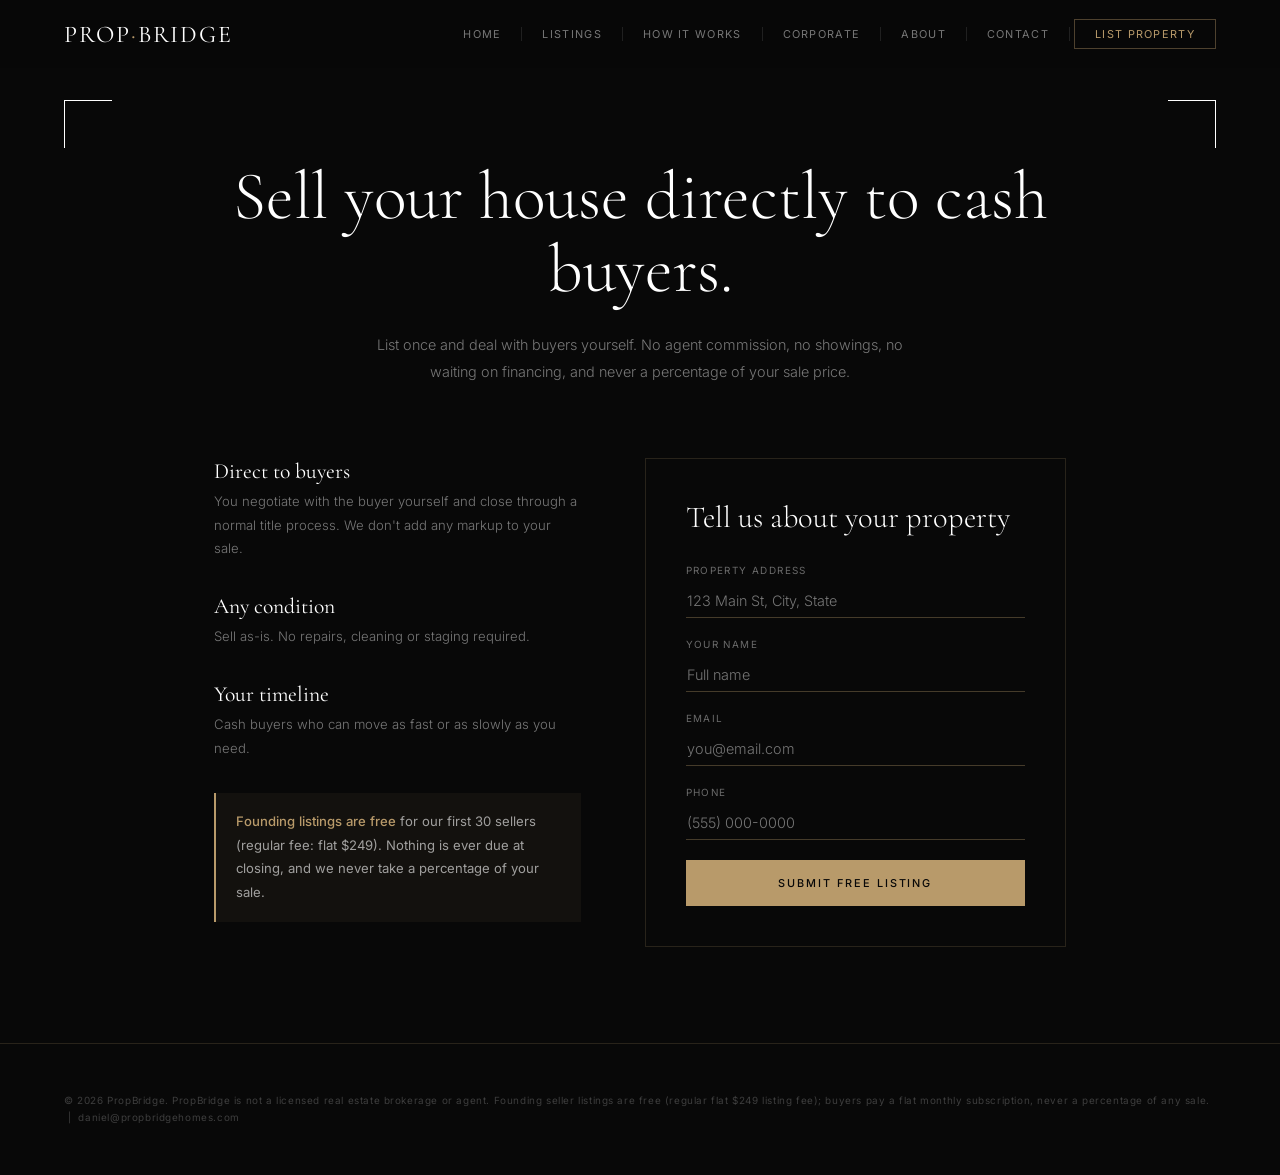
<file: sell.html>
<!DOCTYPE html>
<html lang="en">
<head>
<meta charset="UTF-8">
<meta name="viewport" content="width=device-width, initial-scale=1.0">
<link rel="icon" type="image/svg+xml" href="/favicon.svg">
<link href="https://fonts.googleapis.com/css2?family=Cormorant+Garamond:wght@300;400&family=Inter:wght@300;400;500&display=swap" rel="stylesheet">
<title>Sell Your House Directly to Cash Buyers | PropBridge</title>
<meta name="description" content="List your property with PropBridge for free as a founding seller and deal directly with cash buyers. No commission, no percentage of your sale, no repairs.">
<style>
*{margin:0;padding:0;box-sizing:border-box}
:root{--ink:#080808;--ink2:#111111;--gold:#B89A6A;--gold2:#D4B483;--white:#FFFFFF;--border:rgba(184,154,106,0.18);--ff-h:'Cormorant Garamond',Georgia,serif;--ff-b:'Inter',system-ui,sans-serif}
body{background:var(--ink);color:var(--white);font-family:var(--ff-b);-webkit-font-smoothing:antialiased;min-height:100vh}
nav{position:fixed;top:0;left:0;right:0;z-index:100;height:68px;display:flex;align-items:center;padding:0 5%;background:rgba(8,8,8,0.96);backdrop-filter:blur(20px)}
.nav-inner{max-width:1280px;margin:0 auto;width:100%;display:flex;align-items:center;justify-content:space-between}
.logo{font-family:var(--ff-h);font-size:1.5rem;font-weight:400;color:var(--white);letter-spacing:0.08em;text-decoration:none;text-transform:uppercase}
.logo-dot{color:var(--gold)}
.nav-links{display:flex;align-items:center}
.nav-links a{color:rgba(255,255,255,0.45);font-size:0.68rem;text-decoration:none;padding:0.5rem 1rem;letter-spacing:0.12em;text-transform:uppercase;transition:color 0.3s}
.nav-links a:hover,.nav-links a.active{color:rgba(255,255,255,0.85)}
.nav-divider{width:1px;height:14px;background:rgba(255,255,255,0.1);margin:0 0.25rem}
.nav-cta{color:var(--gold)!important;border:1px solid rgba(184,154,106,0.4);padding:0.45rem 1.25rem!important}
.hero{position:relative;padding:10rem 5% 4.5rem;text-align:center}
.corner{position:absolute;width:48px;height:48px;border-color:rgba(184,154,106,0.2)}
.corner-tl{top:100px;left:5%;border-top:1px solid;border-left:1px solid}
.corner-tr{top:100px;right:5%;border-top:1px solid;border-right:1px solid}
.hero h1{font-family:var(--ff-h);font-weight:300;font-size:clamp(2.6rem,5.5vw,4.25rem);line-height:1.08;max-width:820px;margin:0 auto 1.5rem}
.hero-sub{font-size:0.9rem;color:rgba(255,255,255,0.45);line-height:1.9;max-width:540px;margin:0 auto;font-weight:300}
footer{border-top:1px solid var(--border);padding:3rem 5%;margin-top:6rem}
.footer-inner{max-width:1280px;margin:0 auto}
.footer-legal{font-size:0.62rem;letter-spacing:0.06em;color:rgba(255,255,255,0.22);line-height:1.8}
a:focus-visible,button:focus-visible,input:focus-visible{outline:1px solid var(--gold);outline-offset:3px}
@media(max-width:768px){.nav-links a:not(.nav-cta),.nav-divider{display:none}.corner{display:none}.hero{padding:8rem 5% 3rem}}
.content{max-width:980px;margin:0 auto;padding:0 5%;display:grid;grid-template-columns:1fr 1.15fr;gap:4rem;align-items:start}
.points{display:flex;flex-direction:column;gap:2rem}
.point h3{font-family:var(--ff-h);font-weight:400;font-size:1.35rem;margin-bottom:0.4rem}
.point p{font-size:0.82rem;color:rgba(255,255,255,0.45);line-height:1.8;font-weight:300}
.fee{border-left:2px solid var(--gold);background:rgba(184,154,106,0.06);padding:1.1rem 1.25rem;font-size:0.82rem;line-height:1.8;color:rgba(255,255,255,0.6)}
.fee strong{color:var(--gold);font-weight:500}
.lead-form{border:1px solid var(--border);padding:2.5rem}
.lead-form h2{font-family:var(--ff-h);font-weight:300;font-size:1.9rem;margin-bottom:1.75rem}
.lead-form label{display:block;font-size:0.62rem;letter-spacing:0.14em;text-transform:uppercase;color:rgba(255,255,255,0.4);margin-bottom:1.25rem}
.lead-form input{display:block;width:100%;margin-top:0.5rem;background:transparent;border:none;border-bottom:1px solid rgba(184,154,106,0.35);color:var(--white);font-size:0.9rem;padding:0.5rem 0.1rem;font-family:var(--ff-b);font-weight:300}
.lead-form input:focus{outline:none;border-bottom-color:var(--gold)}
.btn{display:block;width:100%;text-align:center;text-decoration:none;margin-top:0.75rem;background:var(--gold);color:var(--ink);border:none;padding:1rem;font-size:0.68rem;font-weight:500;letter-spacing:0.18em;text-transform:uppercase;cursor:pointer;font-family:var(--ff-b)}
.btn:hover{background:var(--gold2)}
.btn[disabled]{opacity:0.6;cursor:wait}
.form-error{display:none;margin-top:1rem;font-size:0.78rem;color:#e6a6a6;line-height:1.6}
.pay-step{display:none}
.pay-step h2{margin-bottom:0.75rem}
.pay-step p{font-size:0.85rem;color:rgba(255,255,255,0.55);line-height:1.8;font-weight:300;margin-bottom:1.5rem}
.pay-note{font-size:0.7rem!important;color:rgba(255,255,255,0.3)!important;margin-top:1rem;margin-bottom:0!important}
@media(max-width:860px){.content{grid-template-columns:1fr;gap:2.5rem}.lead-form{padding:2rem 1.5rem}}
</style>
<link rel="stylesheet" href="/modal.css">
</head>
<body>
<nav>
  <div class="nav-inner">
    <a href="/" class="logo">Prop<span class="logo-dot">·</span>Bridge</a>
    <div class="nav-links">
      <a href="/">Home</a>
      <div class="nav-divider"></div>
      <a href="/listings.html">Listings</a>
      <div class="nav-divider"></div>
      <a href="/how.html">How It Works</a>
      <div class="nav-divider"></div>
      <a href="/corporate.html">Corporate</a>
      <div class="nav-divider"></div>
      <a href="/about.html">About</a>
      <div class="nav-divider"></div>
      <a href="/contact.html">Contact</a>
      <div class="nav-divider"></div>
      <a href="#" onclick="openModal();return false" class="nav-cta">List Property</a>
    </div>
  </div>
</nav>
<main>
  <section class="hero">
    <div class="corner corner-tl"></div><div class="corner corner-tr"></div>
    <h1>Sell your house directly to cash buyers.</h1>
    <p class="hero-sub">List once and deal with buyers yourself. No agent commission, no showings, no waiting on financing, and never a percentage of your sale price.</p>
  </section>
  <section class="content">
    <div class="points">
      <div class="point"><h3>Direct to buyers</h3><p>You negotiate with the buyer yourself and close through a normal title process. We don't add any markup to your sale.</p></div>
      <div class="point"><h3>Any condition</h3><p>Sell as-is. No repairs, cleaning or staging required.</p></div>
      <div class="point"><h3>Your timeline</h3><p>Cash buyers who can move as fast or as slowly as you need.</p></div>
      <div class="fee"><strong>Founding listings are free</strong> for our first 30 sellers (regular fee: flat $249). Nothing is ever due at closing, and we never take a percentage of your sale.</div>
    </div>

    <div class="lead-form">
      <form id="sellForm" action="https://formspree.io/f/mppznekg" method="POST">
        <h2>Tell us about your property</h2>
        <input type="hidden" name="_subject" value="New PropBridge seller submission (Sell page)">
        <input type="hidden" name="form" value="Sell page">
        <label>Property address<input required type="text" name="address" placeholder="123 Main St, City, State" autocomplete="street-address"></label>
        <label>Your name<input required type="text" name="name" placeholder="Full name" autocomplete="name"></label>
        <label>Email<input required type="email" name="email" id="sellEmail" placeholder="you@email.com" autocomplete="email"></label>
        <label>Phone<input type="tel" name="phone" placeholder="(555) 000-0000" autocomplete="tel"></label>
        <button type="submit" class="btn" id="sellBtn">Submit free listing</button>
        <p class="form-error" id="sellErr">We couldn't send your details. Check your connection and try again, or email daniel@propbridgehomes.com.</p>
      </form>
      <div class="pay-step" id="payStep" aria-live="polite">
        <h2>Details received</h2>
        <p>Thanks! We'll confirm your address, price and photos with you, usually within 24 hours, then publish your listing so cash buyers in your area can contact you directly.</p>
        <p class="pay-note">Your founding listing is free. Questions? daniel@propbridgehomes.com</p>
      </div>
    </div>
  </section>
</main>
<footer><div class="footer-inner"><p class="footer-legal">© 2026 PropBridge. PropBridge is not a licensed real estate brokerage or agent. Founding seller listings are free (regular flat $249 listing fee); buyers pay a flat monthly subscription, never a percentage of any sale. &nbsp;|&nbsp; daniel@propbridgehomes.com</p></div></footer>
<script>
document.getElementById('sellForm').addEventListener('submit', async (ev) => {
  ev.preventDefault();
  const form = ev.target, btn = document.getElementById('sellBtn'), err = document.getElementById('sellErr');
  err.style.display = 'none';
  btn.disabled = true; btn.textContent = 'Sending...';
  try {
    const res = await fetch(form.action, { method: 'POST', body: new FormData(form), headers: { 'Accept': 'application/json' } });
    if (!res.ok) throw new Error('Form error ' + res.status);
    form.style.display = 'none';
    document.getElementById('payStep').style.display = 'block';
  } catch (e) {
    err.style.display = 'block';
    btn.disabled = false; btn.textContent = 'Submit free listing';
  }
});
</script>
<script src="/modal.js"></script>
</body>
</html>
</file>
<file: modal.css>
/* ── PROPBRIDGE SHARED MODAL ────────────────────────────────────── */
.overlay{display:none;position:fixed;inset:0;background:rgba(0,0,0,0.85);z-index:500;align-items:center;justify-content:center;padding:1rem;backdrop-filter:blur(4px)}
.overlay.open{display:flex}
.modal{background:var(--ink2);border:1px solid var(--border);padding:3rem;max-width:540px;width:100%;max-height:90vh;overflow-y:auto;position:relative}
.modal-header{margin-bottom:2rem;padding-bottom:1.5rem;border-bottom:1px solid var(--border)}
.modal h2{font-family:var(--ff-h);font-size:1.85rem;font-weight:300;color:var(--white);letter-spacing:0.02em;margin-bottom:0.35rem}
.modal .sub{font-size:0.72rem;color:rgba(255,255,255,0.3);letter-spacing:0.06em}
.xbtn{position:absolute;top:1.5rem;right:1.5rem;background:none;border:1px solid rgba(255,255,255,0.1);color:rgba(255,255,255,0.4);cursor:pointer;font-size:1rem;width:32px;height:32px;display:flex;align-items:center;justify-content:center;transition:all 0.2s}
.xbtn:hover{border-color:rgba(255,255,255,0.25);color:rgba(255,255,255,0.7)}
.fee-note{background:rgba(184,154,106,0.06);border-left:2px solid var(--gold);padding:0.85rem 1.1rem;margin-bottom:2rem;font-size:0.75rem;color:rgba(255,255,255,0.45);line-height:1.7;letter-spacing:0.02em}
.fee-note strong{color:var(--gold)}
.fgroup{margin-bottom:1.1rem}
.fgroup label{display:block;font-size:0.6rem;font-weight:500;text-transform:uppercase;letter-spacing:0.14em;color:rgba(255,255,255,0.3);margin-bottom:0.45rem}
.fgroup input,.fgroup select,.fgroup textarea{width:100%;padding:0.75rem 1rem;background:transparent;border:1px solid rgba(255,255,255,0.1);color:var(--white);font-family:var(--ff-b);font-size:0.82rem;font-weight:300;outline:none;transition:border-color 0.3s;letter-spacing:0.02em}
.fgroup input:focus,.fgroup select:focus,.fgroup textarea:focus{border-color:rgba(184,154,106,0.5)}
.fgroup input::placeholder{color:rgba(255,255,255,0.2)}
.fgroup select option{background:var(--ink2)}
.fgrow{display:grid;grid-template-columns:1fr 1fr;gap:0.75rem}
.modal-submit{width:100%;background:var(--gold);color:var(--ink);padding:0.9rem;font-size:0.65rem;font-weight:500;letter-spacing:0.2em;text-transform:uppercase;font-family:var(--ff-b);border:none;cursor:pointer;transition:background 0.3s;margin-top:0.5rem}
.modal-submit:hover{background:var(--gold2)}
.modal-success{display:none;text-align:center;padding:3rem 1rem}
.modal-success-line{width:40px;height:1px;background:var(--gold);margin:0 auto 2rem}
.modal-success h3{font-family:var(--ff-h);font-size:1.75rem;font-weight:300;margin-bottom:0.75rem;color:var(--white)}
.modal-success p{font-size:0.78rem;color:rgba(255,255,255,0.35);line-height:1.8;letter-spacing:0.03em}

.pay-note{font-size:0.65rem!important;margin-top:1rem;color:rgba(255,255,255,0.25)!important}
</file>
